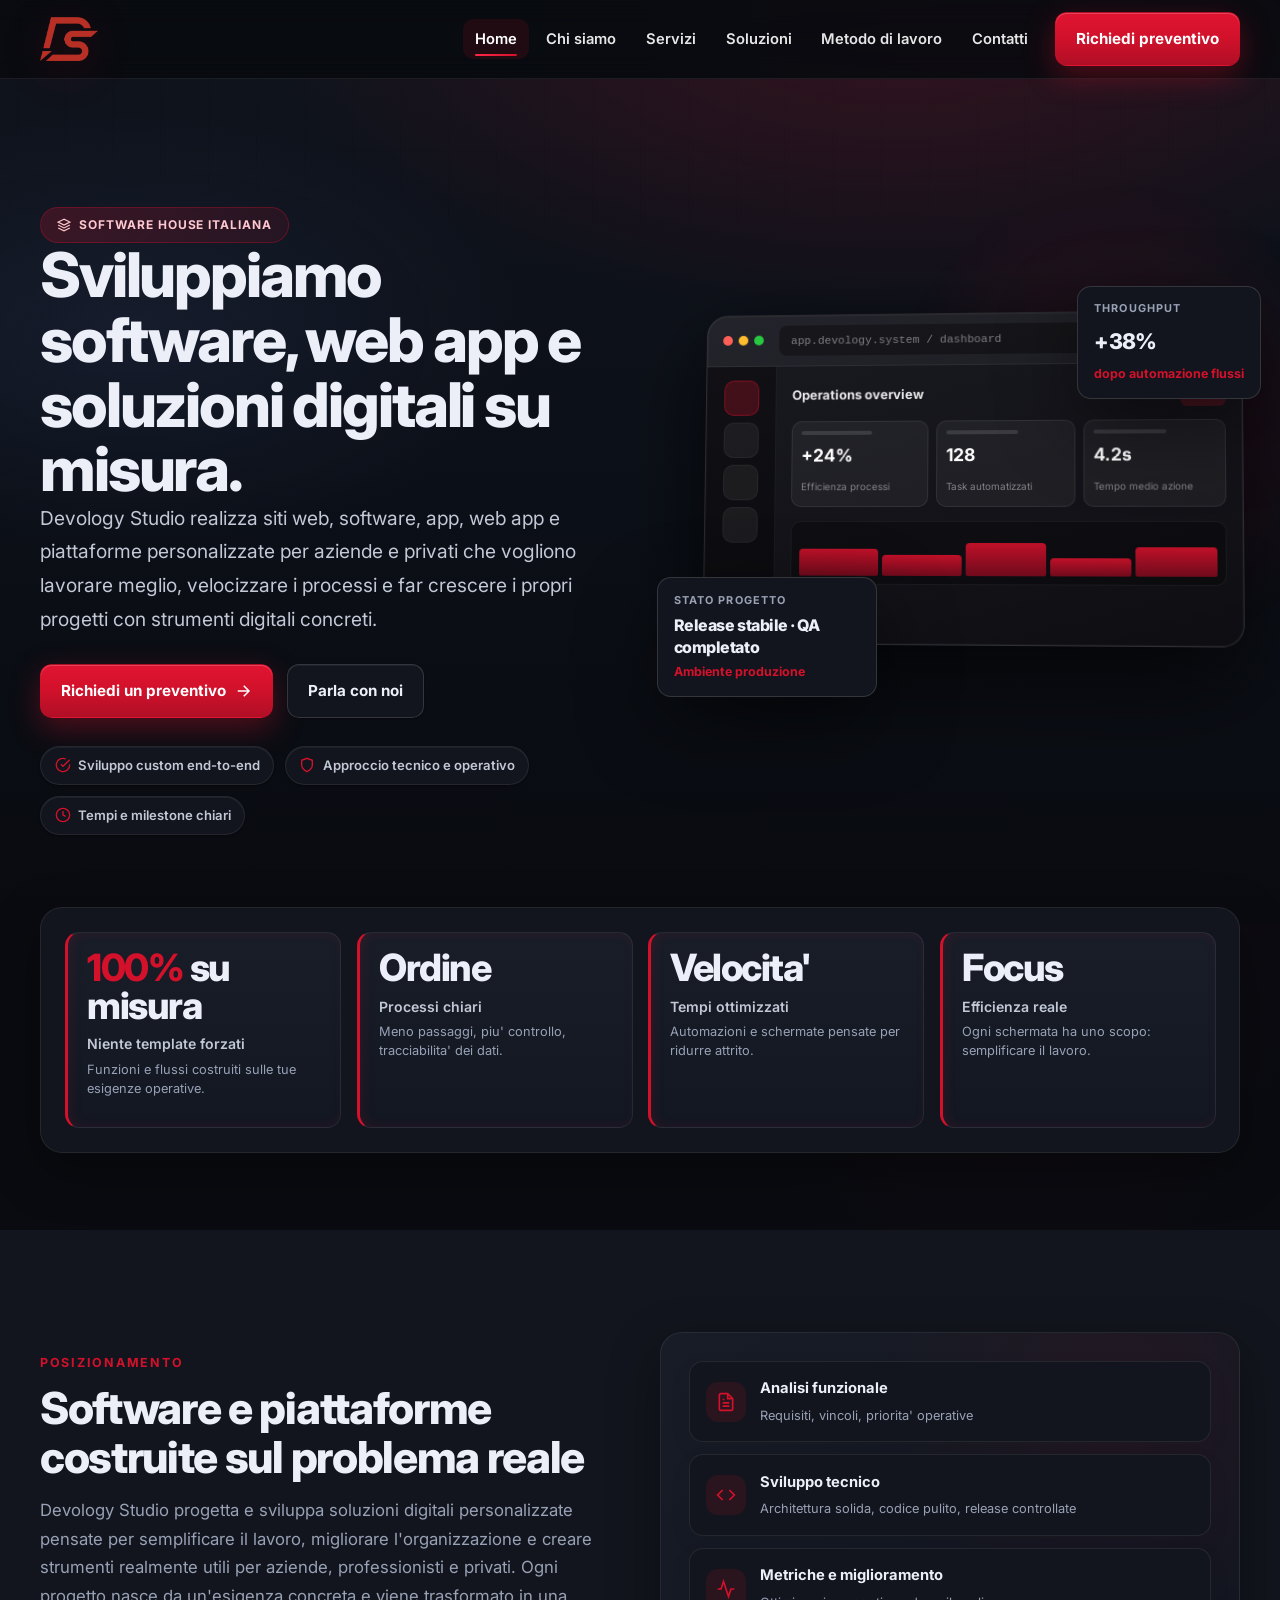
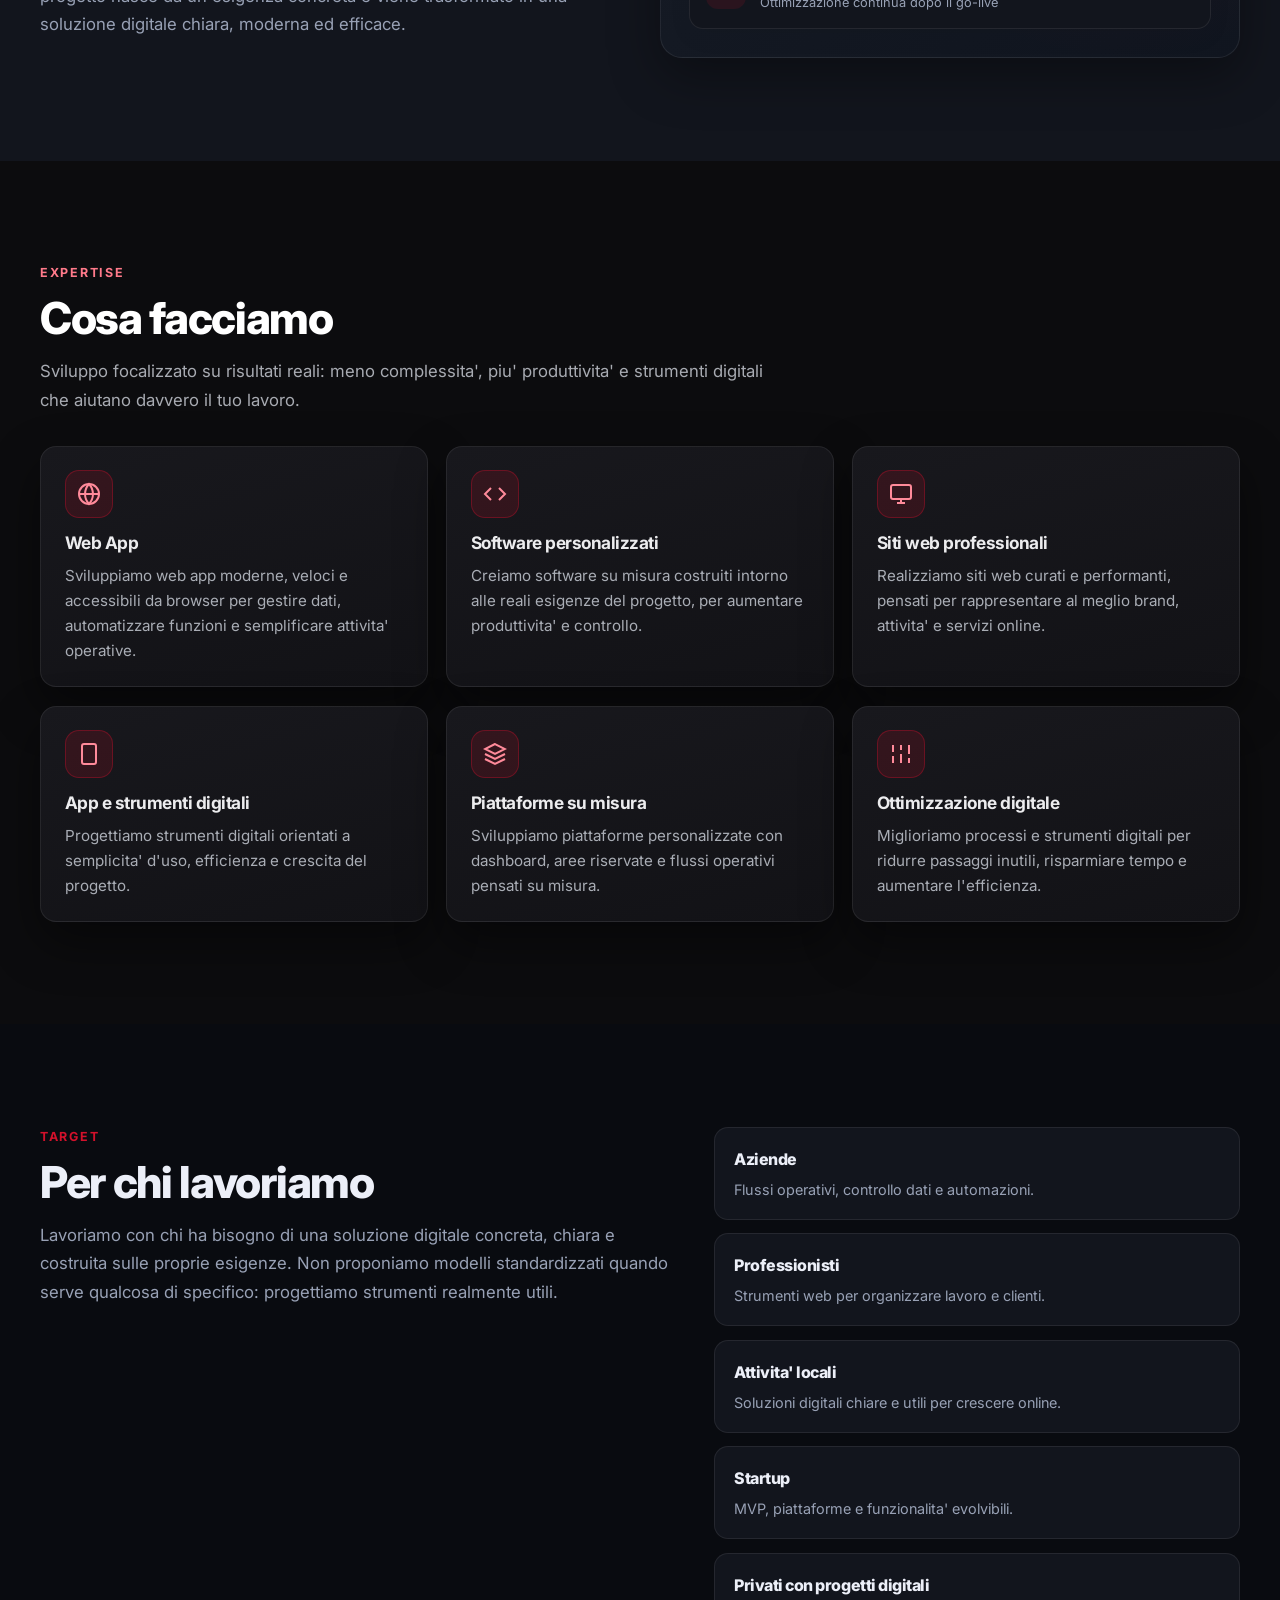
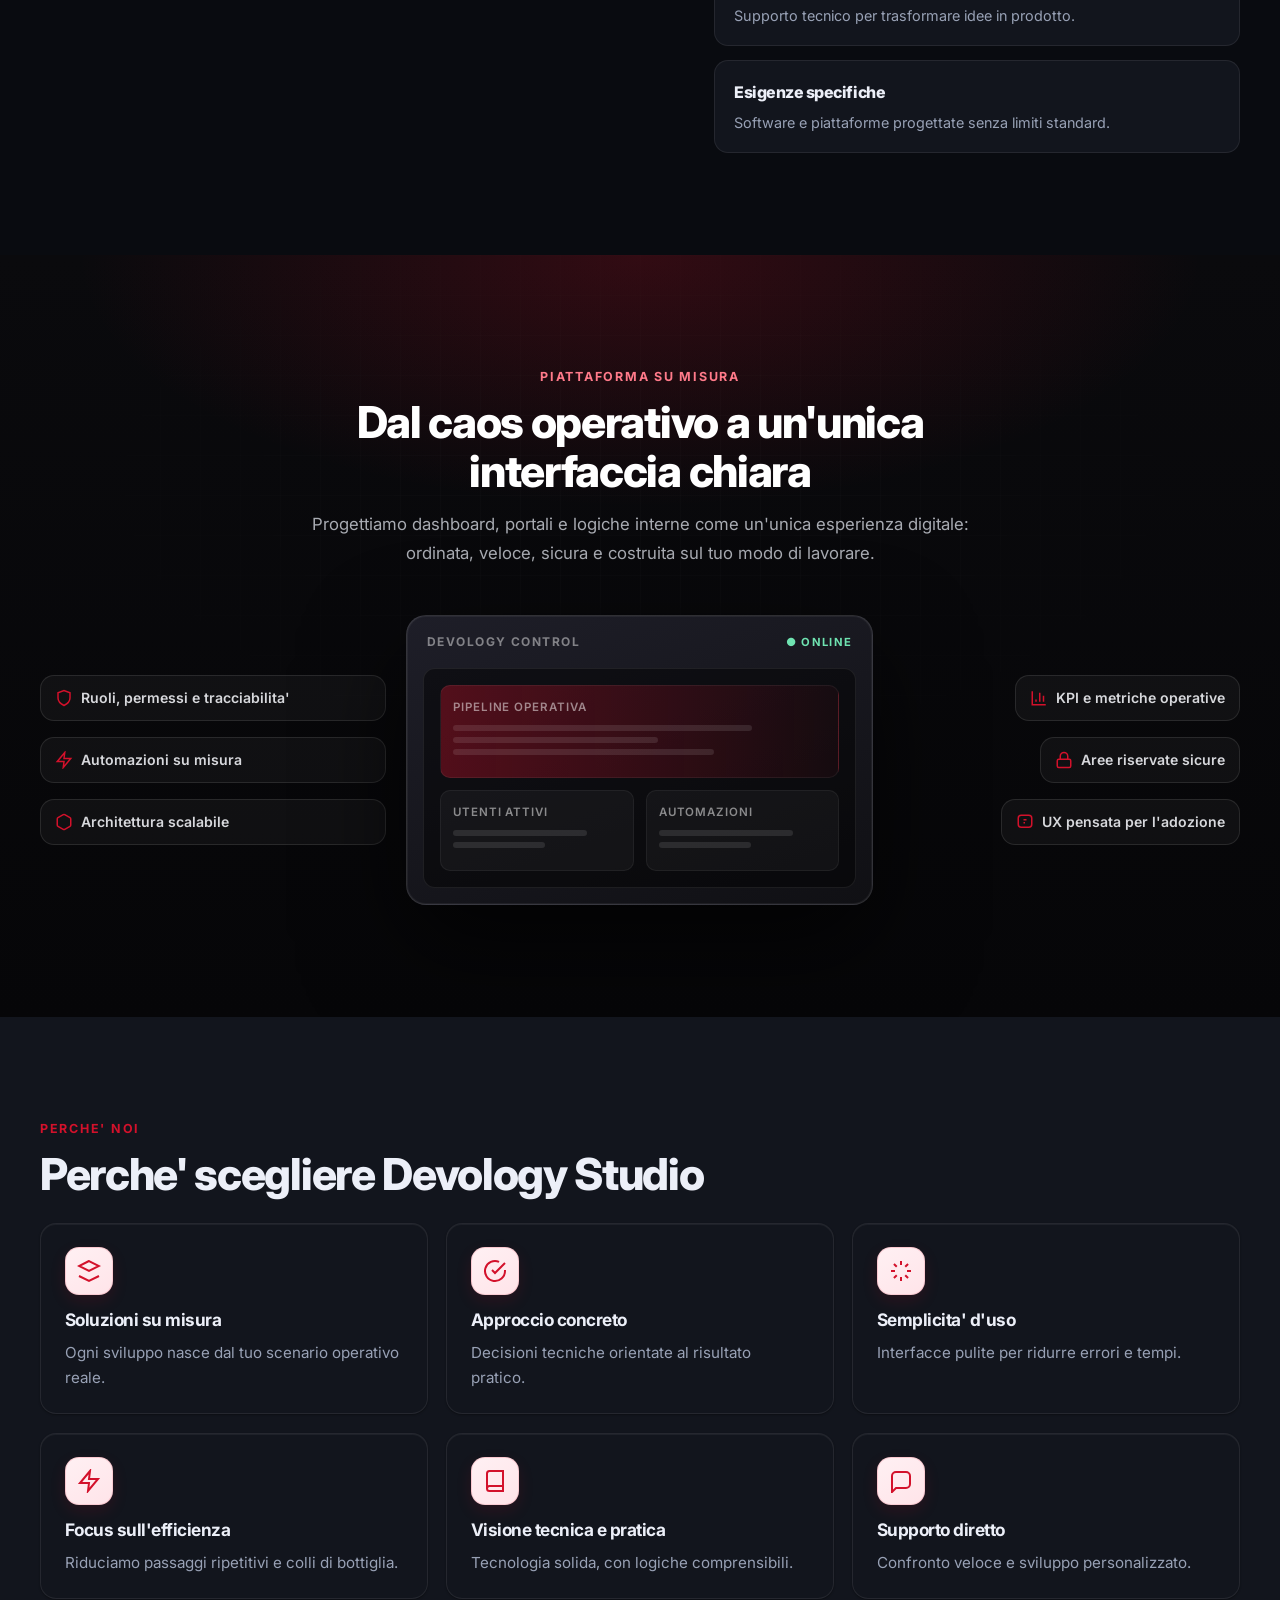
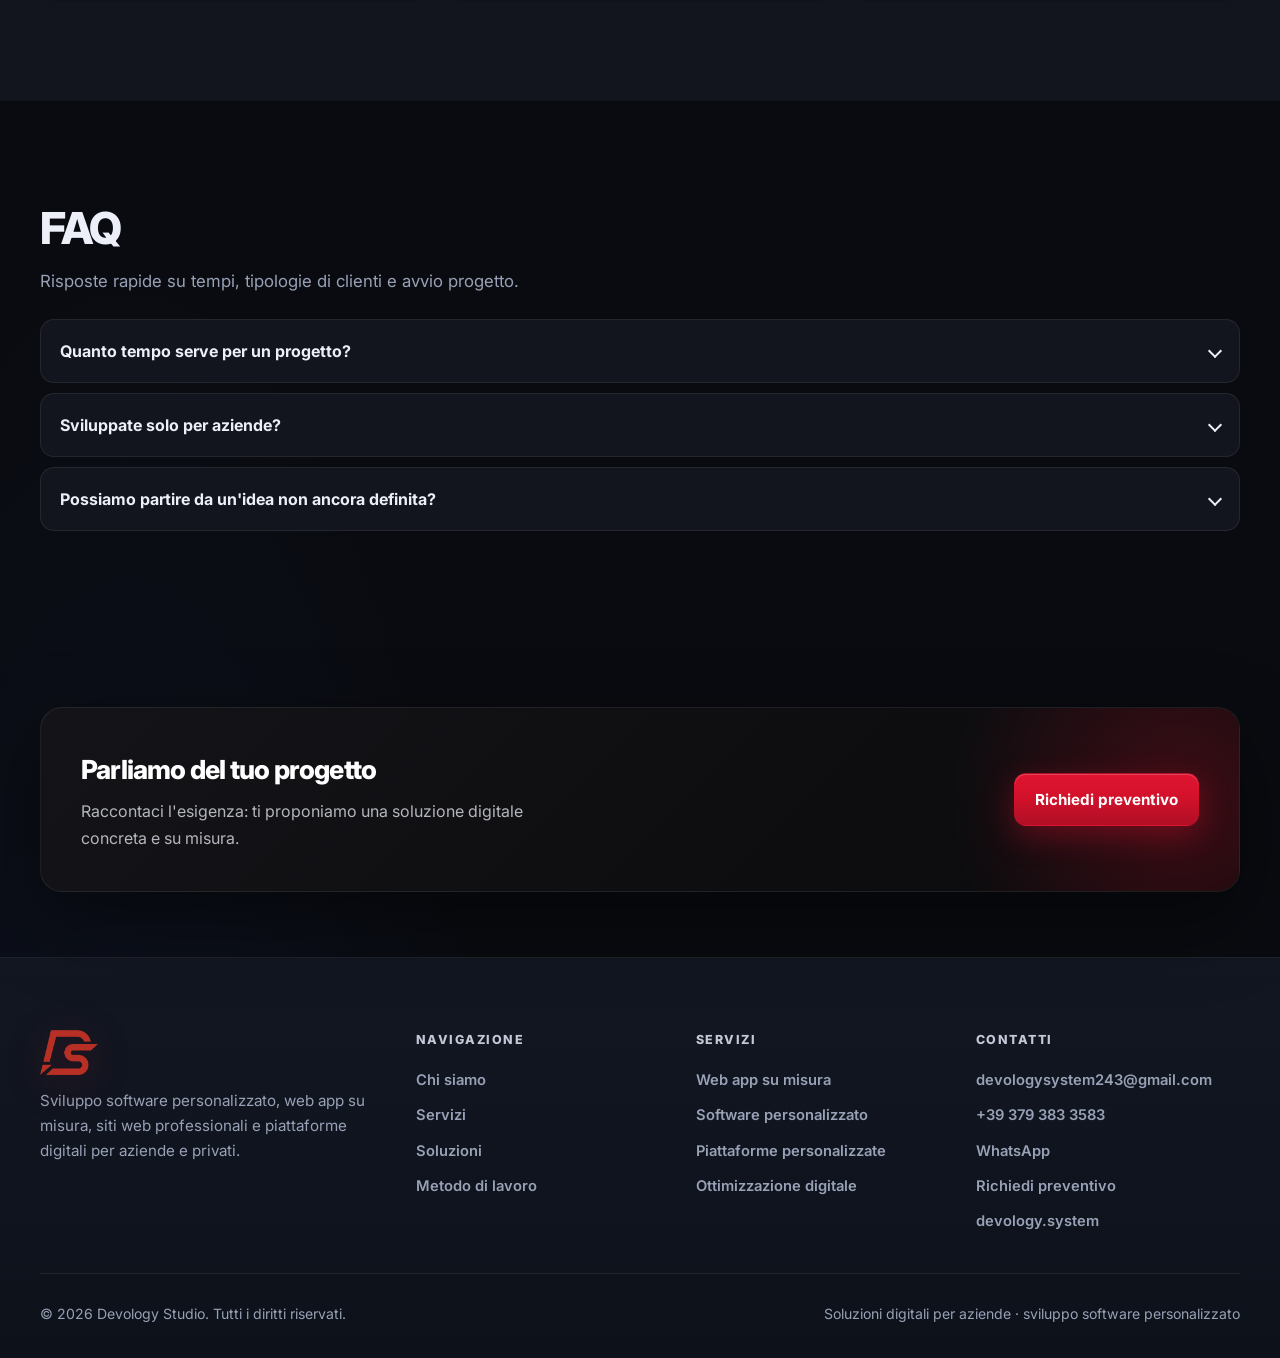
<file: index.html>
<!doctype html>
<html lang="it">
  <head>
    <meta charset="UTF-8" />
    <meta name="viewport" content="width=device-width, initial-scale=1.0" />
    <title>Devology Studio | Sviluppo software personalizzato e web app su misura</title>
    <meta
      name="description"
      content="Devology Studio sviluppa software personalizzato, web app su misura, siti web professionali e piattaforme personalizzate per aziende e privati."
    />
    <link rel="preconnect" href="https://fonts.googleapis.com" />
    <link rel="preconnect" href="https://fonts.gstatic.com" crossorigin />
    <link
      href="https://fonts.googleapis.com/css2?family=Inter:wght@400;500;600;700;800;900&display=swap"
      rel="stylesheet"
    />
    <link rel="stylesheet" href="styles.css" />
  </head>
  <body>
    <header class="site-header">
      <div class="container header-inner">
        <a class="logo" href="index.html">
          <span class="logo-mark" aria-hidden="true">DV</span>
          Devology <span>Studio</span>
        </a>
        <button class="menu-toggle" type="button" data-menu-toggle aria-label="Apri menu">
          <svg viewBox="0 0 24 24" fill="none" stroke="currentColor" stroke-width="2">
            <path d="M3 6h18M3 12h18M3 18h18"></path>
          </svg>
        </button>
        <nav class="main-nav" data-nav>
          <a class="active" href="index.html">Home</a>
          <a href="chi-siamo.html">Chi siamo</a>
          <a href="servizi.html">Servizi</a>
          <a href="soluzioni.html">Soluzioni</a>
          <a href="metodo.html">Metodo di lavoro</a>
          <a href="contatti.html">Contatti</a>
          <a class="btn btn-primary" href="contatti.html">Richiedi preventivo</a>
        </nav>
      </div>
    </header>

    <main>
      <!-- Hero premium -->
      <section class="hero-premium">
        <div class="hero-premium__bg" aria-hidden="true">
          <div class="hero-premium__gradient"></div>
          <div class="hero-premium__grid-pattern"></div>
          <div class="hero-premium__glow"></div>
        </div>
        <div class="container hero-premium__inner">
          <div class="hero-premium__copy" data-reveal>
            <span class="pill">
              <svg viewBox="0 0 24 24" fill="none" stroke="currentColor" stroke-width="2">
                <path d="M12 2L2 7l10 5 10-5-10-5zM2 17l10 5 10-5M2 12l10 5 10-5"></path>
              </svg>
              Software house italiana
            </span>
            <h1 class="display">Sviluppiamo software, web app e soluzioni digitali su misura.</h1>
            <p>
              Devology Studio realizza siti web, software, app, web app e piattaforme personalizzate
              per aziende e privati che vogliono lavorare meglio, velocizzare i processi e far
              crescere i propri progetti con strumenti digitali concreti.
            </p>
            <div class="hero-actions">
              <a class="btn btn-primary" href="contatti.html">
                Richiedi un preventivo
                <svg viewBox="0 0 24 24" fill="none" stroke="currentColor" stroke-width="2">
                  <path d="M5 12h14M13 5l7 7-7 7"></path>
                </svg>
              </a>
              <a class="btn btn-secondary" href="contatti.html">Parla con noi</a>
            </div>
            <div class="trust-badges">
              <span class="trust-badge">
                <svg viewBox="0 0 24 24" fill="none" stroke="currentColor" stroke-width="2">
                  <path d="M22 11.08V12a10 10 0 1 1-5.93-9.14"></path>
                  <path d="M22 4L12 14.01l-3-3"></path>
                </svg>
                Sviluppo custom end-to-end
              </span>
              <span class="trust-badge">
                <svg viewBox="0 0 24 24" fill="none" stroke="currentColor" stroke-width="2">
                  <path d="M12 22s8-4 8-10V5l-8-3-8 3v7c0 6 8 10 8 10z"></path>
                </svg>
                Approccio tecnico e operativo
              </span>
              <span class="trust-badge">
                <svg viewBox="0 0 24 24" fill="none" stroke="currentColor" stroke-width="2">
                  <circle cx="12" cy="12" r="10"></circle>
                  <path d="M12 6v6l4 2"></path>
                </svg>
                Tempi e milestone chiari
              </span>
            </div>
          </div>

          <div class="mockup-showcase" data-reveal>
            <div class="mockup-browser">
              <div class="mockup-browser__chrome">
                <div class="mockup-browser__dots" aria-hidden="true">
                  <span></span><span></span><span></span>
                </div>
                <div class="mockup-browser__url">app.devology.system / dashboard</div>
              </div>
              <div class="mockup-dashboard">
                <div class="mockup-sidebar" aria-hidden="true">
                  <div class="mockup-sidebar__item mockup-sidebar__item--active"></div>
                  <div class="mockup-sidebar__item"></div>
                  <div class="mockup-sidebar__item"></div>
                  <div class="mockup-sidebar__item"></div>
                </div>
                <div class="mockup-main">
                  <div class="mockup-toolbar">
                    <h4>Operations overview</h4>
                    <span class="mockup-pill">Live</span>
                  </div>
                  <div class="mockup-grid-cards">
                    <div class="mockup-mini-card">
                      <span></span>
                      <strong>+24%</strong>
                      <small>Efficienza processi</small>
                    </div>
                    <div class="mockup-mini-card">
                      <span></span>
                      <strong>128</strong>
                      <small>Task automatizzati</small>
                    </div>
                    <div class="mockup-mini-card">
                      <span></span>
                      <strong>4.2s</strong>
                      <small>Tempo medio azione</small>
                    </div>
                  </div>
                  <div class="mockup-chart" aria-hidden="true">
                    <div class="mockup-chart__bar" style="height: 58%"></div>
                    <div class="mockup-chart__bar" style="height: 45%"></div>
                    <div class="mockup-chart__bar" style="height: 72%"></div>
                    <div class="mockup-chart__bar" style="height: 38%"></div>
                    <div class="mockup-chart__bar" style="height: 62%"></div>
                  </div>
                </div>
              </div>
            </div>
            <div class="mockup-float mockup-float--1">
              <div class="mockup-float__label">Throughput</div>
              <div class="mockup-float__value">+38%</div>
              <div class="mockup-float__meta">dopo automazione flussi</div>
            </div>
            <div class="mockup-float mockup-float--2">
              <div class="mockup-float__label">Stato progetto</div>
              <div class="mockup-float__value" style="font-size: 1rem; line-height: 1.35">
                Release stabile · QA completato
              </div>
              <div class="mockup-float__meta">Ambiente produzione</div>
            </div>
          </div>
        </div>
      </section>

      <!-- Impatto / metriche -->
      <div class="impact-strip">
        <div class="container">
          <div class="impact-strip__inner reveal-group" data-stagger>
            <div class="impact-metric" data-reveal>
              <div class="impact-metric__value"><span>100%</span> su misura</div>
              <div class="impact-metric__label">Niente template forzati</div>
              <p class="impact-metric__hint">Funzioni e flussi costruiti sulle tue esigenze operative.</p>
            </div>
            <div class="impact-metric" data-reveal>
              <div class="impact-metric__value">Ordine</div>
              <div class="impact-metric__label">Processi chiari</div>
              <p class="impact-metric__hint">Meno passaggi, piu' controllo, tracciabilita' dei dati.</p>
            </div>
            <div class="impact-metric" data-reveal>
              <div class="impact-metric__value">Velocita'</div>
              <div class="impact-metric__label">Tempi ottimizzati</div>
              <p class="impact-metric__hint">Automazioni e schermate pensate per ridurre attrito.</p>
            </div>
            <div class="impact-metric" data-reveal>
              <div class="impact-metric__value">Focus</div>
              <div class="impact-metric__label">Efficienza reale</div>
              <p class="impact-metric__hint">Ogni schermata ha uno scopo: semplificare il lavoro.</p>
            </div>
          </div>
        </div>
      </div>

      <!-- Editorial: posizionamento -->
      <section class="section section--surface">
        <div class="container editorial-split">
          <div data-reveal>
            <p class="section-kicker">Posizionamento</p>
            <h2 class="section-title">Software e piattaforme costruite sul problema reale</h2>
            <p class="section-lead">
              Devology Studio progetta e sviluppa soluzioni digitali personalizzate pensate per
              semplificare il lavoro, migliorare l'organizzazione e creare strumenti realmente utili
              per aziende, professionisti e privati. Ogni progetto nasce da un'esigenza concreta e
              viene trasformato in una soluzione digitale chiara, moderna ed efficace.
            </p>
          </div>
          <div class="editorial-visual" data-reveal>
            <div class="editorial-stack">
              <div class="stack-card">
                <div class="stack-card__icon">
                  <svg viewBox="0 0 24 24" fill="none" stroke="currentColor" stroke-width="2">
                    <path d="M14 2H6a2 2 0 0 0-2 2v16a2 2 0 0 0 2 2h12a2 2 0 0 0 2-2V8z"></path>
                    <path d="M14 2v6h6M16 13H8M16 17H8M10 9H8"></path>
                  </svg>
                </div>
                <div>
                  <strong>Analisi funzionale</strong>
                  <span>Requisiti, vincoli, priorita' operative</span>
                </div>
              </div>
              <div class="stack-card">
                <div class="stack-card__icon">
                  <svg viewBox="0 0 24 24" fill="none" stroke="currentColor" stroke-width="2">
                    <polyline points="16 18 22 12 16 6"></polyline>
                    <polyline points="8 6 2 12 8 18"></polyline>
                  </svg>
                </div>
                <div>
                  <strong>Sviluppo tecnico</strong>
                  <span>Architettura solida, codice pulito, release controllate</span>
                </div>
              </div>
              <div class="stack-card">
                <div class="stack-card__icon">
                  <svg viewBox="0 0 24 24" fill="none" stroke="currentColor" stroke-width="2">
                    <path d="M22 12h-4l-3 9L9 3l-3 9H2"></path>
                  </svg>
                </div>
                <div>
                  <strong>Metriche e miglioramento</strong>
                  <span>Ottimizzazione continua dopo il go-live</span>
                </div>
              </div>
            </div>
          </div>
        </div>
      </section>

      <!-- Cosa facciamo -->
      <section class="section dark">
        <div class="container">
          <p class="section-kicker" data-reveal>Expertise</p>
          <h2 class="section-title" data-reveal>Cosa facciamo</h2>
          <p class="section-lead" data-reveal>
            Sviluppo focalizzato su risultati reali: meno complessita', piu' produttivita' e
            strumenti digitali che aiutano davvero il tuo lavoro.
          </p>
          <div class="grid-3 reveal-group" data-stagger style="margin-top: 2rem">
            <article class="card" data-reveal>
              <span class="card-icon" aria-hidden="true">
                <svg viewBox="0 0 24 24" fill="none" stroke="currentColor" stroke-width="2">
                  <circle cx="12" cy="12" r="10"></circle>
                  <path d="M2 12h20M12 2a15.3 15.3 0 0 1 4 10 15.3 15.3 0 0 1-4 10 15.3 15.3 0 0 1-4-10 15.3 15.3 0 0 1 4-10z"></path>
                </svg>
              </span>
              <h3>Web App</h3>
              <p>
                Sviluppiamo web app moderne, veloci e accessibili da browser per gestire dati,
                automatizzare funzioni e semplificare attivita' operative.
              </p>
            </article>
            <article class="card" data-reveal>
              <span class="card-icon" aria-hidden="true">
                <svg viewBox="0 0 24 24" fill="none" stroke="currentColor" stroke-width="2">
                  <polyline points="16 18 22 12 16 6"></polyline>
                  <polyline points="8 6 2 12 8 18"></polyline>
                </svg>
              </span>
              <h3>Software personalizzati</h3>
              <p>
                Creiamo software su misura costruiti intorno alle reali esigenze del progetto, per
                aumentare produttivita' e controllo.
              </p>
            </article>
            <article class="card" data-reveal>
              <span class="card-icon" aria-hidden="true">
                <svg viewBox="0 0 24 24" fill="none" stroke="currentColor" stroke-width="2">
                  <rect x="2" y="3" width="20" height="14" rx="2"></rect>
                  <path d="M8 21h8M12 17v4"></path>
                </svg>
              </span>
              <h3>Siti web professionali</h3>
              <p>
                Realizziamo siti web curati e performanti, pensati per rappresentare al meglio
                brand, attivita' e servizi online.
              </p>
            </article>
            <article class="card" data-reveal>
              <span class="card-icon" aria-hidden="true">
                <svg viewBox="0 0 24 24" fill="none" stroke="currentColor" stroke-width="2">
                  <rect x="5" y="2" width="14" height="20" rx="2"></rect>
                  <path d="M12 18h.01"></path>
                </svg>
              </span>
              <h3>App e strumenti digitali</h3>
              <p>
                Progettiamo strumenti digitali orientati a semplicita' d'uso, efficienza e crescita
                del progetto.
              </p>
            </article>
            <article class="card" data-reveal>
              <span class="card-icon" aria-hidden="true">
                <svg viewBox="0 0 24 24" fill="none" stroke="currentColor" stroke-width="2">
                  <path d="M12 2L2 7l10 5 10-5-10-5z"></path>
                  <path d="M2 17l10 5 10-5"></path>
                  <path d="M2 12l10 5 10-5"></path>
                </svg>
              </span>
              <h3>Piattaforme su misura</h3>
              <p>
                Sviluppiamo piattaforme personalizzate con dashboard, aree riservate e flussi
                operativi pensati su misura.
              </p>
            </article>
            <article class="card" data-reveal>
              <span class="card-icon" aria-hidden="true">
                <svg viewBox="0 0 24 24" fill="none" stroke="currentColor" stroke-width="2">
                  <line x1="4" y1="21" x2="4" y2="14"></line>
                  <line x1="4" y1="10" x2="4" y2="3"></line>
                  <line x1="12" y1="21" x2="12" y2="12"></line>
                  <line x1="12" y1="8" x2="12" y2="3"></line>
                  <line x1="20" y1="21" x2="20" y2="16"></line>
                  <line x1="20" y1="12" x2="20" y2="3"></line>
                </svg>
              </span>
              <h3>Ottimizzazione digitale</h3>
              <p>
                Miglioriamo processi e strumenti digitali per ridurre passaggi inutili, risparmiare
                tempo e aumentare l'efficienza.
              </p>
            </article>
          </div>
        </div>
      </section>

      <!-- Per chi: layout asimmetrico -->
      <section class="section">
        <div class="container audience-layout">
          <div class="audience-intro" data-reveal>
            <p class="section-kicker">Target</p>
            <h2 class="section-title">Per chi lavoriamo</h2>
            <p class="section-lead">
              Lavoriamo con chi ha bisogno di una soluzione digitale concreta, chiara e costruita
              sulle proprie esigenze. Non proponiamo modelli standardizzati quando serve qualcosa di
              specifico: progettiamo strumenti realmente utili.
            </p>
          </div>
          <div class="audience-grid reveal-group" data-stagger>
            <article class="audience-card" data-reveal>
              <h3>Aziende</h3>
              <p>Flussi operativi, controllo dati e automazioni.</p>
            </article>
            <article class="audience-card" data-reveal>
              <h3>Professionisti</h3>
              <p>Strumenti web per organizzare lavoro e clienti.</p>
            </article>
            <article class="audience-card" data-reveal>
              <h3>Attivita' locali</h3>
              <p>Soluzioni digitali chiare e utili per crescere online.</p>
            </article>
            <article class="audience-card" data-reveal>
              <h3>Startup</h3>
              <p>MVP, piattaforme e funzionalita' evolvibili.</p>
            </article>
            <article class="audience-card" data-reveal>
              <h3>Privati con progetti digitali</h3>
              <p>Supporto tecnico per trasformare idee in prodotto.</p>
            </article>
            <article class="audience-card" data-reveal>
              <h3>Esigenze specifiche</h3>
              <p>Software e piattaforme progettate senza limiti standard.</p>
            </article>
          </div>
        </div>
      </section>

      <!-- Sezione WOW: prodotto tecnologico -->
      <section class="showcase-product dark">
        <div class="showcase-product__bg" aria-hidden="true"></div>
        <div class="showcase-product__grid" aria-hidden="true"></div>
        <div class="container">
          <div class="showcase-product__head" data-reveal>
            <p class="section-kicker">Piattaforma su misura</p>
            <h2 class="section-title">Dal caos operativo a un'unica interfaccia chiara</h2>
            <p class="section-lead">
              Progettiamo dashboard, portali e logiche interne come un'unica esperienza digitale:
              ordinata, veloce, sicura e costruita sul tuo modo di lavorare.
            </p>
          </div>
          <div class="showcase-layout">
            <div class="showcase-feature" data-reveal>
              <div class="feature-pill">
                <svg viewBox="0 0 24 24" fill="none" stroke="currentColor" stroke-width="2">
                  <path d="M12 22s8-4 8-10V5l-8-3-8 3v7c0 6 8 10 8 10z"></path>
                </svg>
                Ruoli, permessi e tracciabilita'
              </div>
              <div class="feature-pill">
                <svg viewBox="0 0 24 24" fill="none" stroke="currentColor" stroke-width="2">
                  <path d="M13 2L3 14h9l-1 8 10-12h-9l1-8z"></path>
                </svg>
                Automazioni su misura
              </div>
              <div class="feature-pill">
                <svg viewBox="0 0 24 24" fill="none" stroke="currentColor" stroke-width="2">
                  <path d="M21 16V8a2 2 0 0 0-1-1.73l-7-4a2 2 0 0 0-2 0l-7 4A2 2 0 0 0 3 8v8a2 2 0 0 0 1 1.73l7 4a2 2 0 0 0 2 0l7-4A2 2 0 0 0 21 16z"></path>
                </svg>
                Architettura scalabile
              </div>
            </div>
            <div class="showcase-mockup-wrap" data-reveal>
              <div class="showcase-mockup">
                <div class="showcase-mockup__top">
                  <span>Devology Control</span>
                  <span style="color: #6fe3b1; font-size: 0.7rem">● Online</span>
                </div>
                <div class="showcase-mockup__screen">
                  <div class="showcase-cell showcase-cell--wide">
                    <h5>Pipeline operativa</h5>
                    <div class="fake-rows">
                      <span></span><span></span><span></span>
                    </div>
                  </div>
                  <div class="showcase-cell">
                    <h5>Utenti attivi</h5>
                    <div class="fake-rows">
                      <span></span><span></span>
                    </div>
                  </div>
                  <div class="showcase-cell">
                    <h5>Automazioni</h5>
                    <div class="fake-rows">
                      <span></span><span></span>
                    </div>
                  </div>
                </div>
              </div>
            </div>
            <div class="showcase-feature showcase-feature--right" data-reveal>
              <div class="feature-pill">
                <svg viewBox="0 0 24 24" fill="none" stroke="currentColor" stroke-width="2">
                  <path d="M3 3v18h18"></path>
                  <path d="M18 17V9M13 17V5M8 17v-3"></path>
                </svg>
                KPI e metriche operative
              </div>
              <div class="feature-pill">
                <svg viewBox="0 0 24 24" fill="none" stroke="currentColor" stroke-width="2">
                  <rect x="3" y="11" width="18" height="11" rx="2"></rect>
                  <path d="M7 11V7a5 5 0 0 1 10 0v4"></path>
                </svg>
                Aree riservate sicure
              </div>
              <div class="feature-pill">
                <svg viewBox="0 0 24 24" fill="none" stroke="currentColor" stroke-width="2">
                  <path d="M21 15a4 4 0 0 1-4 4H7a4 4 0 0 1-4-4V7a4 4 0 0 1 4-4h10a4 4 0 0 1 4 4v8z"></path>
                  <path d="M10 9h4M10 13h2"></path>
                </svg>
                UX pensata per l'adozione
              </div>
            </div>
          </div>
        </div>
      </section>

      <!-- Perche' Devology -->
      <section class="section section--surface">
        <div class="container">
          <p class="section-kicker" data-reveal>Perche' noi</p>
          <h2 class="section-title" data-reveal>Perche' scegliere Devology Studio</h2>
          <div class="grid-3 reveal-group" data-stagger style="margin-top: 1.5rem">
            <article class="card" data-reveal>
              <span class="card-icon" aria-hidden="true">
                <svg viewBox="0 0 24 24" fill="none" stroke="currentColor" stroke-width="2">
                  <path d="M12 2L2 7l10 5 10-5-10-5z"></path>
                  <path d="M2 17l10 5 10-5"></path>
                </svg>
              </span>
              <h3>Soluzioni su misura</h3>
              <p>Ogni sviluppo nasce dal tuo scenario operativo reale.</p>
            </article>
            <article class="card" data-reveal>
              <span class="card-icon" aria-hidden="true">
                <svg viewBox="0 0 24 24" fill="none" stroke="currentColor" stroke-width="2">
                  <path d="M22 11.08V12a10 10 0 1 1-5.93-9.14"></path>
                  <path d="M22 4L12 14.01l-3-3"></path>
                </svg>
              </span>
              <h3>Approccio concreto</h3>
              <p>Decisioni tecniche orientate al risultato pratico.</p>
            </article>
            <article class="card" data-reveal>
              <span class="card-icon" aria-hidden="true">
                <svg viewBox="0 0 24 24" fill="none" stroke="currentColor" stroke-width="2">
                  <path d="M12 2v4M12 18v4M4.93 4.93l2.83 2.83M16.24 16.24l2.83 2.83M2 12h4M18 12h4M4.93 19.07l2.83-2.83M16.24 7.76l2.83-2.83"></path>
                </svg>
              </span>
              <h3>Semplicita' d'uso</h3>
              <p>Interfacce pulite per ridurre errori e tempi.</p>
            </article>
            <article class="card" data-reveal>
              <span class="card-icon" aria-hidden="true">
                <svg viewBox="0 0 24 24" fill="none" stroke="currentColor" stroke-width="2">
                  <path d="M13 2L3 14h9l-1 8 10-12h-9l1-8z"></path>
                </svg>
              </span>
              <h3>Focus sull'efficienza</h3>
              <p>Riduciamo passaggi ripetitivi e colli di bottiglia.</p>
            </article>
            <article class="card" data-reveal>
              <span class="card-icon" aria-hidden="true">
                <svg viewBox="0 0 24 24" fill="none" stroke="currentColor" stroke-width="2">
                  <path d="M4 19.5A2.5 2.5 0 0 1 6.5 17H20"></path>
                  <path d="M6.5 2H20v20H6.5A2.5 2.5 0 0 1 4 19.5v-15A2.5 2.5 0 0 1 6.5 2z"></path>
                </svg>
              </span>
              <h3>Visione tecnica e pratica</h3>
              <p>Tecnologia solida, con logiche comprensibili.</p>
            </article>
            <article class="card" data-reveal>
              <span class="card-icon" aria-hidden="true">
                <svg viewBox="0 0 24 24" fill="none" stroke="currentColor" stroke-width="2">
                  <path d="M21 15a4 4 0 0 1-4 4H7l-4 4V7a4 4 0 0 1 4-4h10a4 4 0 0 1 4 4v8z"></path>
                </svg>
              </span>
              <h3>Supporto diretto</h3>
              <p>Confronto veloce e sviluppo personalizzato.</p>
            </article>
          </div>
        </div>
      </section>

      <!-- FAQ -->
      <section class="section">
        <div class="container">
          <h2 class="section-title" data-reveal>FAQ</h2>
          <p class="section-lead" data-reveal style="margin-bottom: 1.5rem">
            Risposte rapide su tempi, tipologie di clienti e avvio progetto.
          </p>
          <div data-reveal>
            <div class="faq-item">
              <button class="faq-question" type="button">Quanto tempo serve per un progetto?</button>
              <div class="faq-answer">
                Dipende da obiettivi, complessita' e funzionalita'. Dopo l'analisi iniziale
                definiamo tempi e milestone chiare.
              </div>
            </div>
            <div class="faq-item">
              <button class="faq-question" type="button">Sviluppate solo per aziende?</button>
              <div class="faq-answer">
                No. Lavoriamo con aziende, professionisti, startup, attivita' locali e privati con
                esigenze digitali concrete.
              </div>
            </div>
            <div class="faq-item">
              <button class="faq-question" type="button">Possiamo partire da un'idea non ancora definita?</button>
              <div class="faq-answer">
                Si'. Ti aiutiamo a trasformare l'idea in obiettivi chiari e in una soluzione tecnica
                sostenibile.
              </div>
            </div>
          </div>
        </div>
      </section>

      <!-- CTA finale -->
      <section class="section-sm">
        <div class="container">
          <div class="cta-band" data-reveal>
            <div>
              <h3>Parliamo del tuo progetto</h3>
              <p>
                Raccontaci l'esigenza: ti proponiamo una soluzione digitale concreta e su misura.
              </p>
            </div>
            <a class="btn btn-primary" href="contatti.html">Richiedi preventivo</a>
          </div>
        </div>
      </section>
    </main>

    <footer class="footer">
      <div class="container footer-grid">
        <div class="footer-brand">
          <a class="logo" href="index.html">
            <span class="logo-mark" aria-hidden="true">DV</span>
            Devology <span>Studio</span>
          </a>
          <p>
            Sviluppo software personalizzato, web app su misura, siti web professionali e piattaforme
            digitali per aziende e privati.
          </p>
        </div>
        <div class="footer-col">
          <h4>Navigazione</h4>
          <ul>
            <li><a href="chi-siamo.html">Chi siamo</a></li>
            <li><a href="servizi.html">Servizi</a></li>
            <li><a href="soluzioni.html">Soluzioni</a></li>
            <li><a href="metodo.html">Metodo di lavoro</a></li>
          </ul>
        </div>
        <div class="footer-col">
          <h4>Servizi</h4>
          <ul>
            <li><a href="servizi.html">Web app su misura</a></li>
            <li><a href="servizi.html">Software personalizzato</a></li>
            <li><a href="servizi.html">Piattaforme personalizzate</a></li>
            <li><a href="servizi.html">Ottimizzazione digitale</a></li>
          </ul>
        </div>
        <div class="footer-col">
          <h4>Contatti</h4>
          <ul>
            <li><a href="mailto:devologysystem243@gmail.com">devologysystem243@gmail.com</a></li>
            <li><a href="tel:+393793833583">+39 379 383 3583</a></li>
            <li><a href="https://wa.me/393793833583?text=Ciao%20Devology%20Studio%2C%20vorrei%20informazioni%20sul%20vostro%20servizio." target="_blank" rel="noopener noreferrer">WhatsApp</a></li>
            <li><a href="contatti.html">Richiedi preventivo</a></li>
            <li><a href="https://devology.system" target="_blank" rel="noopener">devology.system</a></li>
          </ul>
        </div>
      </div>
      <div class="container footer-bottom">
        <span>&copy; <span id="year"></span> Devology Studio. Tutti i diritti riservati.</span>
        <span class="muted">Soluzioni digitali per aziende · sviluppo software personalizzato</span>
      </div>
    </footer>

    <script src="script.js"></script>
  </body>
</html>
</file>
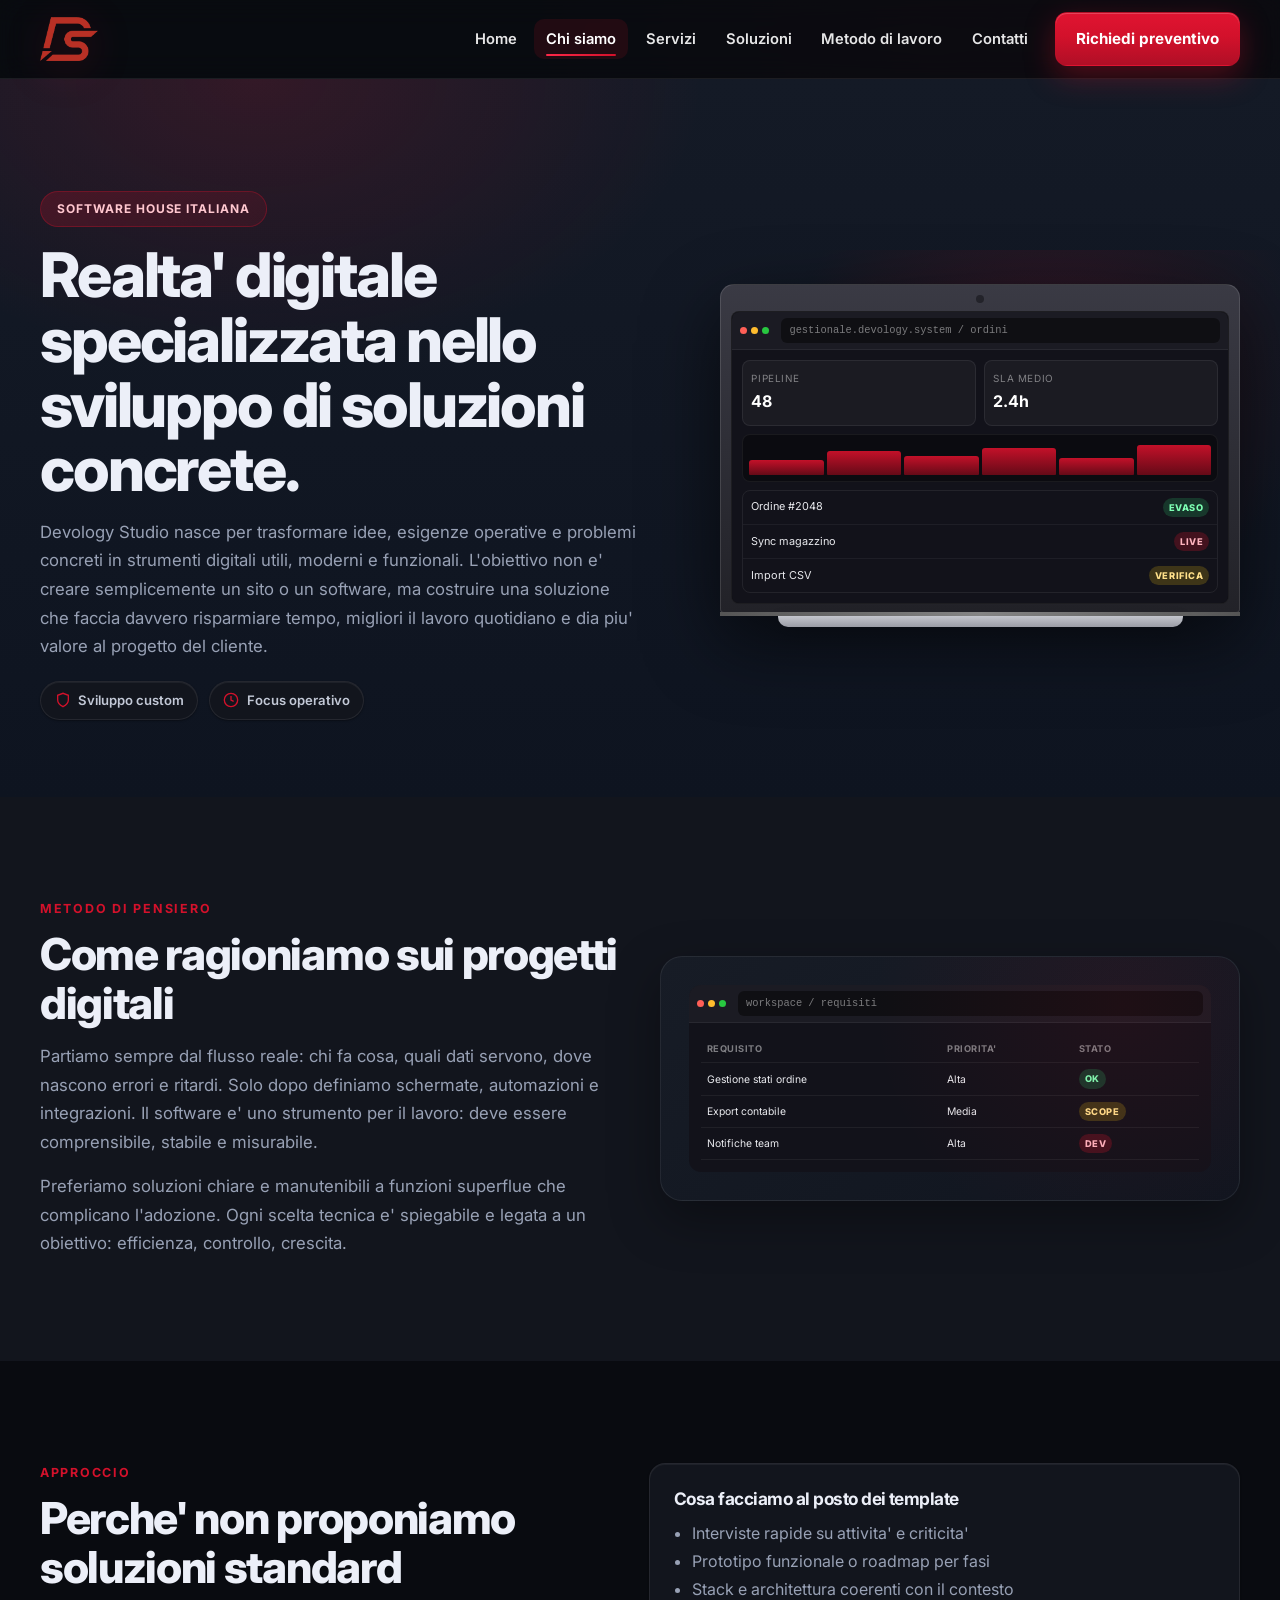
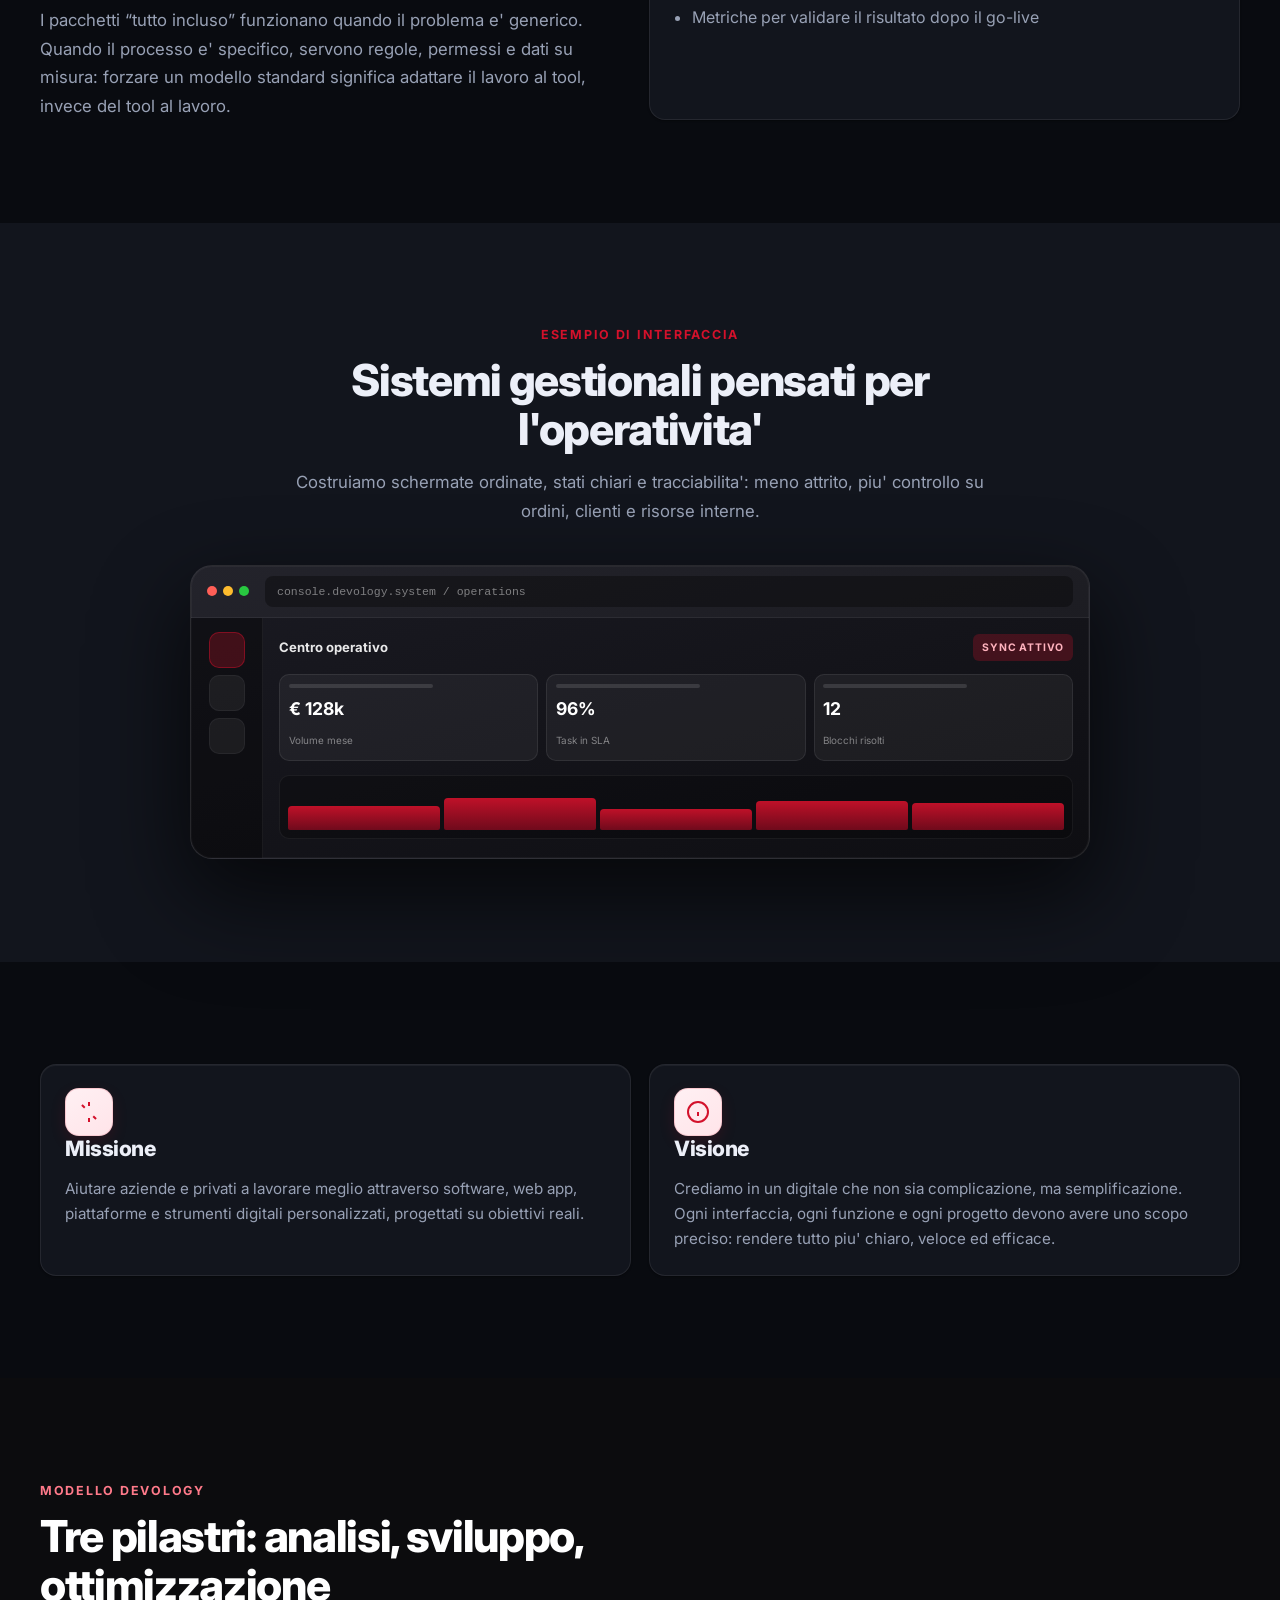
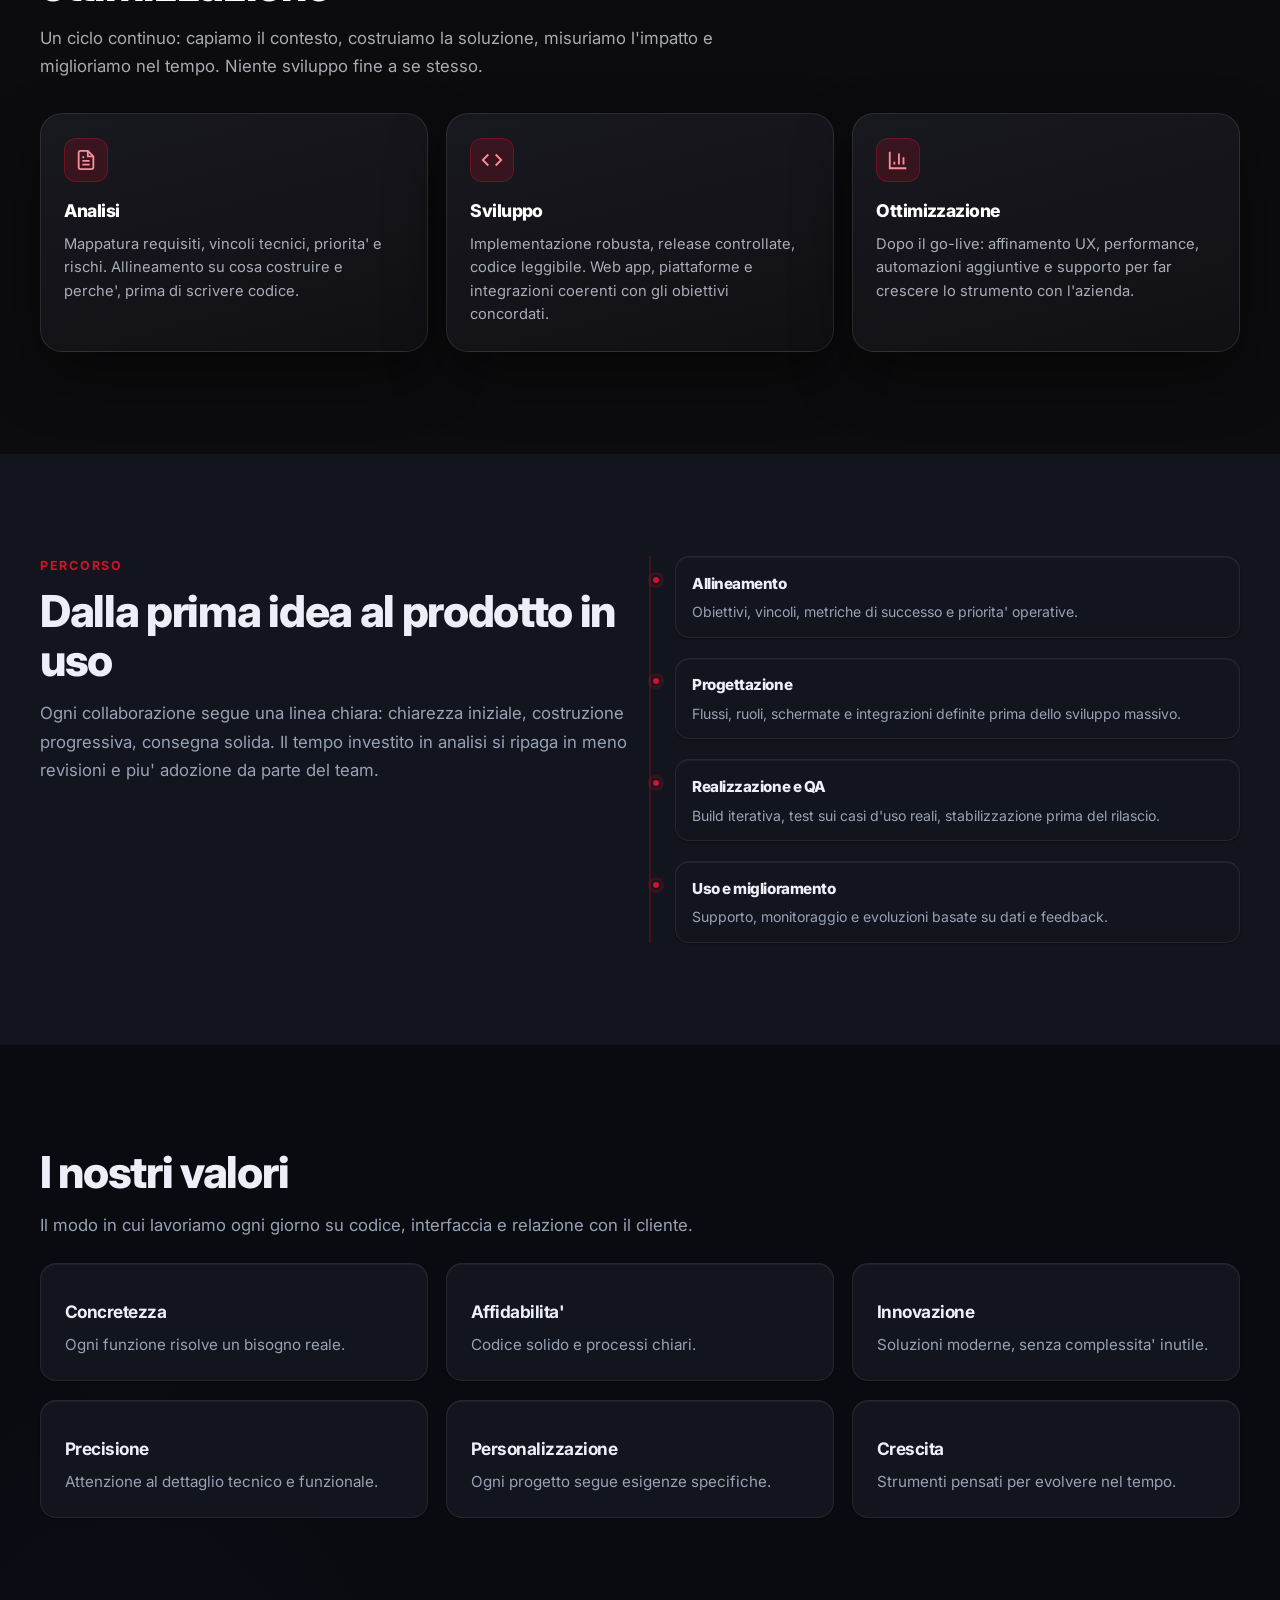
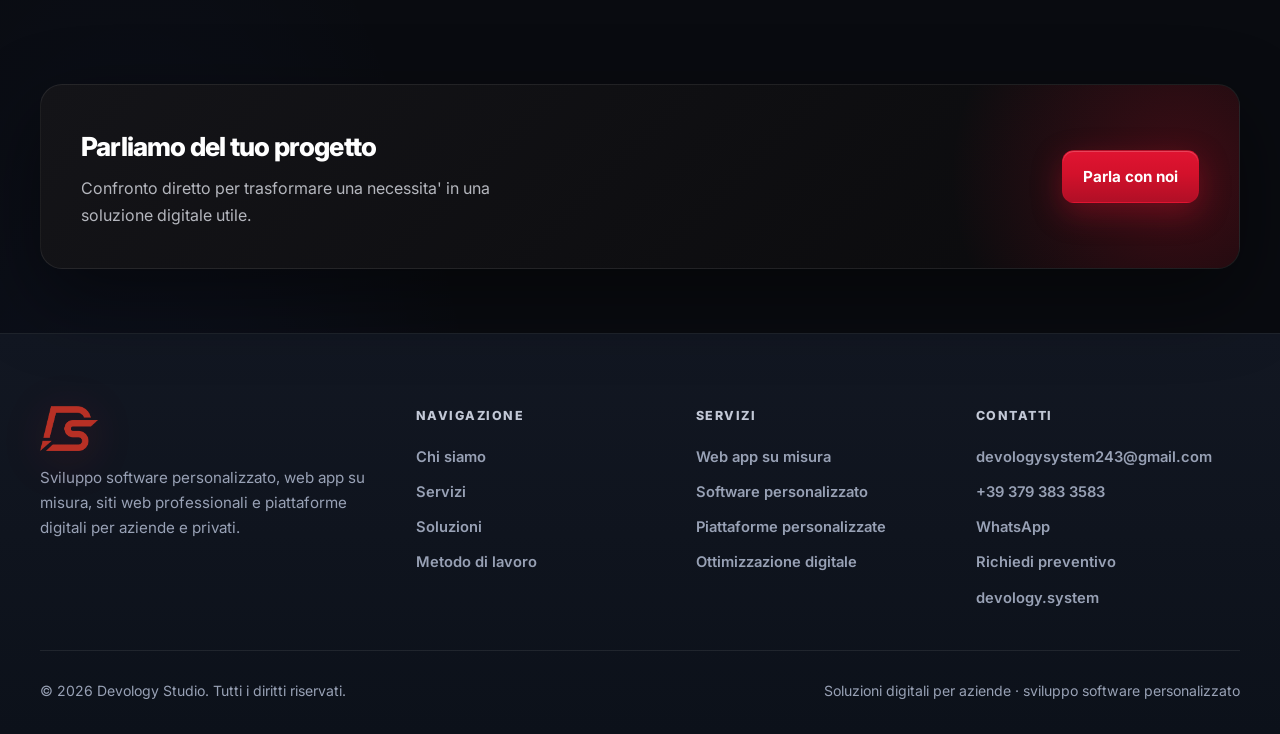
<file: chi-siamo.html>
<!doctype html>
<html lang="it">
  <head>
    <meta charset="UTF-8" />
    <meta name="viewport" content="width=device-width, initial-scale=1.0" />
    <title>Chi siamo | Devology Studio</title>
    <meta
      name="description"
      content="Scopri chi e' Devology Studio: missione, visione e valori nella creazione di software, web app e piattaforme personalizzate."
    />
    <link rel="preconnect" href="https://fonts.googleapis.com" />
    <link rel="preconnect" href="https://fonts.gstatic.com" crossorigin />
    <link
      href="https://fonts.googleapis.com/css2?family=Inter:wght@400;500;600;700;800;900&display=swap"
      rel="stylesheet"
    />
    <link rel="stylesheet" href="styles.css" />
  </head>
  <body>
    <header class="site-header">
      <div class="container header-inner">
        <a class="logo" href="index.html">
          <span class="logo-mark" aria-hidden="true">DV</span>
          Devology <span>Studio</span>
        </a>
        <button class="menu-toggle" type="button" data-menu-toggle aria-label="Apri menu">
          <svg viewBox="0 0 24 24" fill="none" stroke="currentColor" stroke-width="2">
            <path d="M3 6h18M3 12h18M3 18h18"></path>
          </svg>
        </button>
        <nav class="main-nav" data-nav>
          <a href="index.html">Home</a>
          <a class="active" href="chi-siamo.html">Chi siamo</a>
          <a href="servizi.html">Servizi</a>
          <a href="soluzioni.html">Soluzioni</a>
          <a href="metodo.html">Metodo di lavoro</a>
          <a href="contatti.html">Contatti</a>
          <a class="btn btn-primary" href="contatti.html">Richiedi preventivo</a>
        </nav>
      </div>
    </header>

    <main>
      <!-- Hero ricca + visual -->
      <section class="page-hero page-hero--split">
        <div class="container">
          <div data-reveal>
            <span class="pill">Software house italiana</span>
            <h1 class="display" style="margin: 1rem 0">
              Realta' digitale specializzata nello sviluppo di soluzioni concrete.
            </h1>
            <p class="section-lead">
              Devology Studio nasce per trasformare idee, esigenze operative e problemi concreti in
              strumenti digitali utili, moderni e funzionali. L'obiettivo non e' creare semplicemente
              un sito o un software, ma costruire una soluzione che faccia davvero risparmiare tempo,
              migliori il lavoro quotidiano e dia piu' valore al progetto del cliente.
            </p>
            <div class="trust-badges" style="margin-top: 1.25rem">
              <span class="trust-badge">
                <svg viewBox="0 0 24 24" fill="none" stroke="currentColor" stroke-width="2">
                  <path d="M12 22s8-4 8-10V5l-8-3-8 3v7c0 6 8 10 8 10z"></path>
                </svg>
                Sviluppo custom
              </span>
              <span class="trust-badge">
                <svg viewBox="0 0 24 24" fill="none" stroke="currentColor" stroke-width="2">
                  <circle cx="12" cy="12" r="10"></circle>
                  <path d="M12 6v6l4 2"></path>
                </svg>
                Focus operativo
              </span>
            </div>
          </div>
          <div class="page-hero__visual" data-reveal>
            <div class="page-hero__glow" aria-hidden="true"></div>
            <div class="laptop-mockup">
              <div class="laptop-mockup__lid">
                <div class="laptop-mockup__camera" aria-hidden="true"></div>
                <div class="laptop-mockup__screen">
                  <div class="ui-browser">
                    <div class="ui-browser__bar">
                      <div class="ui-browser__dots" aria-hidden="true">
                        <span></span><span></span><span></span>
                      </div>
                      <div class="ui-browser__url">gestionale.devology.system / ordini</div>
                    </div>
                    <div class="ui-browser__body">
                      <div class="ui-browser__grid-2">
                        <div class="ui-stat">
                          <span>Pipeline</span>
                          <strong>48</strong>
                        </div>
                        <div class="ui-stat">
                          <span>SLA medio</span>
                          <strong>2.4h</strong>
                        </div>
                      </div>
                      <div class="ui-line-chart" aria-hidden="true">
                        <div class="ui-line-chart__bar" style="height: 42%"></div>
                        <div class="ui-line-chart__bar" style="height: 68%"></div>
                        <div class="ui-line-chart__bar" style="height: 55%"></div>
                        <div class="ui-line-chart__bar" style="height: 78%"></div>
                        <div class="ui-line-chart__bar" style="height: 50%"></div>
                        <div class="ui-line-chart__bar" style="height: 88%"></div>
                      </div>
                      <div class="ui-activity">
                        <div class="ui-activity__row">
                          <span>Ordine #2048</span>
                          <span class="ui-badge ui-badge--ok">Evaso</span>
                        </div>
                        <div class="ui-activity__row">
                          <span>Sync magazzino</span>
                          <span class="ui-badge ui-badge--live">Live</span>
                        </div>
                        <div class="ui-activity__row">
                          <span>Import CSV</span>
                          <span class="ui-badge ui-badge--warn">Verifica</span>
                        </div>
                      </div>
                    </div>
                  </div>
                </div>
              </div>
              <div class="laptop-mockup__hinge" aria-hidden="true"></div>
              <div class="laptop-mockup__base" aria-hidden="true"></div>
            </div>
          </div>
        </div>
      </section>

      <!-- Come ragioniamo -->
      <section class="section section--surface">
        <div class="container editorial-split">
          <div data-reveal>
            <p class="section-kicker">Metodo di pensiero</p>
            <h2 class="section-title">Come ragioniamo sui progetti digitali</h2>
            <p class="section-lead">
              Partiamo sempre dal flusso reale: chi fa cosa, quali dati servono, dove nascono errori e
              ritardi. Solo dopo definiamo schermate, automazioni e integrazioni. Il software e' uno
              strumento per il lavoro: deve essere comprensibile, stabile e misurabile.
            </p>
            <p class="section-lead" style="margin-top: 1rem">
              Preferiamo soluzioni chiare e manutenibili a funzioni superflue che complicano l'adozione.
              Ogni scelta tecnica e' spiegabile e legata a un obiettivo: efficienza, controllo,
              crescita.
            </p>
          </div>
          <div class="editorial-visual" data-reveal>
            <div class="ui-browser" style="border-radius: 12px; overflow: hidden">
              <div class="ui-browser__bar">
                <div class="ui-browser__dots" aria-hidden="true"><span></span><span></span><span></span></div>
                <div class="ui-browser__url">workspace / requisiti</div>
              </div>
              <div class="ui-browser__body" style="padding: 12px">
                <table class="ui-mini-table">
                  <thead>
                    <tr>
                      <th>Requisito</th>
                      <th>Priorita'</th>
                      <th>Stato</th>
                    </tr>
                  </thead>
                  <tbody>
                    <tr>
                      <td>Gestione stati ordine</td>
                      <td>Alta</td>
                      <td><span class="ui-badge ui-badge--ok">OK</span></td>
                    </tr>
                    <tr>
                      <td>Export contabile</td>
                      <td>Media</td>
                      <td><span class="ui-badge ui-badge--warn">Scope</span></td>
                    </tr>
                    <tr>
                      <td>Notifiche team</td>
                      <td>Alta</td>
                      <td><span class="ui-badge ui-badge--live">Dev</span></td>
                    </tr>
                  </tbody>
                </table>
              </div>
            </div>
          </div>
        </div>
      </section>

      <!-- Perche' non standard -->
      <section class="section">
        <div class="container grid-2">
          <div data-reveal>
            <p class="section-kicker">Approccio</p>
            <h2 class="section-title">Perche' non proponiamo soluzioni standard</h2>
            <p class="section-lead" style="max-width: none">
              I pacchetti “tutto incluso” funzionano quando il problema e' generico. Quando il
              processo e' specifico, servono regole, permessi e dati su misura: forzare un modello
              standard significa adattare il lavoro al tool, invece del tool al lavoro.
            </p>
          </div>
          <div class="card" data-reveal style="padding: 1.5rem">
            <h3 style="margin-top: 0">Cosa facciamo al posto dei template</h3>
            <ul style="margin: 0; padding-left: 1.1rem; color: var(--muted); line-height: 1.75">
              <li>Interviste rapide su attivita' e criticita'</li>
              <li>Prototipo funzionale o roadmap per fasi</li>
              <li>Stack e architettura coerenti con il contesto</li>
              <li>Metriche per validare il risultato dopo il go-live</li>
            </ul>
          </div>
        </div>
      </section>

      <!-- Blocco gestionale full width -->
      <section class="section section--surface">
        <div class="container">
          <div class="section-header-center" data-reveal>
            <p class="section-kicker">Esempio di interfaccia</p>
            <h2 class="section-title">Sistemi gestionali pensati per l'operativita'</h2>
            <p class="section-lead">
              Costruiamo schermate ordinate, stati chiari e tracciabilita': meno attrito, piu' controllo
              su ordini, clienti e risorse interne.
            </p>
          </div>
          <div class="mockup-browser" data-reveal style="max-width: 900px; margin: 0 auto">
            <div class="mockup-browser__chrome">
              <div class="mockup-browser__dots" aria-hidden="true"><span></span><span></span><span></span></div>
              <div class="mockup-browser__url">console.devology.system / operations</div>
            </div>
            <div class="mockup-dashboard" style="min-height: 240px">
              <div class="mockup-sidebar" aria-hidden="true">
                <div class="mockup-sidebar__item mockup-sidebar__item--active"></div>
                <div class="mockup-sidebar__item"></div>
                <div class="mockup-sidebar__item"></div>
              </div>
              <div class="mockup-main">
                <div class="mockup-toolbar">
                  <h4>Centro operativo</h4>
                  <span class="mockup-pill">Sync attivo</span>
                </div>
                <div class="mockup-grid-cards">
                  <div class="mockup-mini-card">
                    <span></span>
                    <strong>€ 128k</strong>
                    <small>Volume mese</small>
                  </div>
                  <div class="mockup-mini-card">
                    <span></span>
                    <strong>96%</strong>
                    <small>Task in SLA</small>
                  </div>
                  <div class="mockup-mini-card">
                    <span></span>
                    <strong>12</strong>
                    <small>Blocchi risolti</small>
                  </div>
                </div>
                <div class="mockup-chart" aria-hidden="true">
                  <div class="mockup-chart__bar" style="height: 52%"></div>
                  <div class="mockup-chart__bar" style="height: 70%"></div>
                  <div class="mockup-chart__bar" style="height: 45%"></div>
                  <div class="mockup-chart__bar" style="height: 62%"></div>
                  <div class="mockup-chart__bar" style="height: 58%"></div>
                </div>
              </div>
            </div>
          </div>
        </div>
      </section>

      <!-- Missione / Visione -->
      <section class="section">
        <div class="container grid-2">
          <article class="card" data-reveal>
            <span class="card-icon" aria-hidden="true">
              <svg viewBox="0 0 24 24" fill="none" stroke="currentColor" stroke-width="2">
                <path d="M12 2v4M12 18v4M4.93 4.93l2.83 2.83M16.24 16.24l2.83 2.83"></path>
              </svg>
            </span>
            <h2>Missione</h2>
            <p>
              Aiutare aziende e privati a lavorare meglio attraverso software, web app, piattaforme e
              strumenti digitali personalizzati, progettati su obiettivi reali.
            </p>
          </article>
          <article class="card" data-reveal>
            <span class="card-icon" aria-hidden="true">
              <svg viewBox="0 0 24 24" fill="none" stroke="currentColor" stroke-width="2">
                <circle cx="12" cy="12" r="10"></circle>
                <path d="M12 16v-4M12 8h.01"></path>
              </svg>
            </span>
            <h2>Visione</h2>
            <p>
              Crediamo in un digitale che non sia complicazione, ma semplificazione. Ogni interfaccia,
              ogni funzione e ogni progetto devono avere uno scopo preciso: rendere tutto piu' chiaro,
              veloce ed efficace.
            </p>
          </article>
        </div>
      </section>

      <!-- 3 pillar dark -->
      <section class="section dark">
        <div class="container">
          <div class="section-header-center" style="text-align: left; margin: 0 0 0">
            <p class="section-kicker">Modello Devology</p>
            <h2 class="section-title">Tre pilastri: analisi, sviluppo, ottimizzazione</h2>
            <p class="section-lead" style="max-width: 70ch">
              Un ciclo continuo: capiamo il contesto, costruiamo la soluzione, misuriamo l'impatto e
              miglioriamo nel tempo. Niente sviluppo fine a se stesso.
            </p>
          </div>
          <div class="pillar-grid reveal-group" data-stagger>
            <article class="pillar-card" data-reveal>
              <div class="pillar-card__icon" aria-hidden="true">
                <svg viewBox="0 0 24 24" fill="none" stroke="currentColor" stroke-width="2">
                  <path d="M14 2H6a2 2 0 0 0-2 2v16a2 2 0 0 0 2 2h12a2 2 0 0 0 2-2V8z"></path>
                  <path d="M14 2v6h6M16 13H8M16 17H8M10 9H8"></path>
                </svg>
              </div>
              <h3>Analisi</h3>
              <p>
                Mappatura requisiti, vincoli tecnici, priorita' e rischi. Allineamento su cosa costruire
                e perche', prima di scrivere codice.
              </p>
            </article>
            <article class="pillar-card" data-reveal>
              <div class="pillar-card__icon" aria-hidden="true">
                <svg viewBox="0 0 24 24" fill="none" stroke="currentColor" stroke-width="2">
                  <polyline points="16 18 22 12 16 6"></polyline>
                  <polyline points="8 6 2 12 8 18"></polyline>
                </svg>
              </div>
              <h3>Sviluppo</h3>
              <p>
                Implementazione robusta, release controllate, codice leggibile. Web app, piattaforme e
                integrazioni coerenti con gli obiettivi concordati.
              </p>
            </article>
            <article class="pillar-card" data-reveal>
              <div class="pillar-card__icon" aria-hidden="true">
                <svg viewBox="0 0 24 24" fill="none" stroke="currentColor" stroke-width="2">
                  <path d="M3 3v18h18"></path>
                  <path d="M18 17V9M13 17V5M8 17v-3"></path>
                </svg>
              </div>
              <h3>Ottimizzazione</h3>
              <p>
                Dopo il go-live: affinamento UX, performance, automazioni aggiuntive e supporto per
                far crescere lo strumento con l'azienda.
              </p>
            </article>
          </div>
        </div>
      </section>

      <!-- Timeline visione -->
      <section class="section section--surface">
        <div class="container grid-2" style="align-items: start">
          <div data-reveal>
            <p class="section-kicker">Percorso</p>
            <h2 class="section-title">Dalla prima idea al prodotto in uso</h2>
            <p class="section-lead">
              Ogni collaborazione segue una linea chiara: chiarezza iniziale, costruzione progressiva,
              consegna solida. Il tempo investito in analisi si ripaga in meno revisioni e piu'
              adozione da parte del team.
            </p>
          </div>
          <div class="vision-timeline" data-reveal>
            <div class="vision-timeline__item">
              <h3>Allineamento</h3>
              <p>Obiettivi, vincoli, metriche di successo e priorita' operative.</p>
            </div>
            <div class="vision-timeline__item">
              <h3>Progettazione</h3>
              <p>Flussi, ruoli, schermate e integrazioni definite prima dello sviluppo massivo.</p>
            </div>
            <div class="vision-timeline__item">
              <h3>Realizzazione e QA</h3>
              <p>Build iterativa, test sui casi d'uso reali, stabilizzazione prima del rilascio.</p>
            </div>
            <div class="vision-timeline__item">
              <h3>Uso e miglioramento</h3>
              <p>Supporto, monitoraggio e evoluzioni basate su dati e feedback.</p>
            </div>
          </div>
        </div>
      </section>

      <!-- Valori -->
      <section class="section">
        <div class="container">
          <h2 class="section-title" data-reveal>I nostri valori</h2>
          <p class="section-lead" data-reveal>
            Il modo in cui lavoriamo ogni giorno su codice, interfaccia e relazione con il cliente.
          </p>
          <div class="grid-3 reveal-group" data-stagger style="margin-top: 1.5rem">
            <article class="card" data-reveal><h3>Concretezza</h3><p>Ogni funzione risolve un bisogno reale.</p></article>
            <article class="card" data-reveal><h3>Affidabilita'</h3><p>Codice solido e processi chiari.</p></article>
            <article class="card" data-reveal><h3>Innovazione</h3><p>Soluzioni moderne, senza complessita' inutile.</p></article>
            <article class="card" data-reveal><h3>Precisione</h3><p>Attenzione al dettaglio tecnico e funzionale.</p></article>
            <article class="card" data-reveal><h3>Personalizzazione</h3><p>Ogni progetto segue esigenze specifiche.</p></article>
            <article class="card" data-reveal><h3>Crescita</h3><p>Strumenti pensati per evolvere nel tempo.</p></article>
          </div>
        </div>
      </section>

      <section class="section-sm">
        <div class="container">
          <div class="cta-band" data-reveal>
            <div>
              <h3>Parliamo del tuo progetto</h3>
              <p>Confronto diretto per trasformare una necessita' in una soluzione digitale utile.</p>
            </div>
            <a class="btn btn-primary" href="contatti.html">Parla con noi</a>
          </div>
        </div>
      </section>
    </main>

    <footer class="footer">
      <div class="container footer-grid">
        <div class="footer-brand">
          <a class="logo" href="index.html">
            <span class="logo-mark" aria-hidden="true">DV</span>
            Devology <span>Studio</span>
          </a>
          <p>
            Sviluppo software personalizzato, web app su misura, siti web professionali e piattaforme
            digitali per aziende e privati.
          </p>
        </div>
        <div class="footer-col">
          <h4>Navigazione</h4>
          <ul>
            <li><a href="chi-siamo.html">Chi siamo</a></li>
            <li><a href="servizi.html">Servizi</a></li>
            <li><a href="soluzioni.html">Soluzioni</a></li>
            <li><a href="metodo.html">Metodo di lavoro</a></li>
          </ul>
        </div>
        <div class="footer-col">
          <h4>Servizi</h4>
          <ul>
            <li><a href="servizi.html">Web app su misura</a></li>
            <li><a href="servizi.html">Software personalizzato</a></li>
            <li><a href="servizi.html">Piattaforme personalizzate</a></li>
            <li><a href="servizi.html">Ottimizzazione digitale</a></li>
          </ul>
        </div>
        <div class="footer-col">
          <h4>Contatti</h4>
          <ul>
            <li><a href="mailto:devologysystem243@gmail.com">devologysystem243@gmail.com</a></li>
            <li><a href="tel:+393793833583">+39 379 383 3583</a></li>
            <li><a href="https://wa.me/393793833583?text=Ciao%20Devology%20Studio%2C%20vorrei%20informazioni%20sul%20vostro%20servizio." target="_blank" rel="noopener noreferrer">WhatsApp</a></li>
            <li><a href="contatti.html">Richiedi preventivo</a></li>
            <li><a href="https://devology.system" target="_blank" rel="noopener">devology.system</a></li>
          </ul>
        </div>
      </div>
      <div class="container footer-bottom">
        <span>&copy; <span id="year"></span> Devology Studio. Tutti i diritti riservati.</span>
        <span class="muted">Soluzioni digitali per aziende · sviluppo software personalizzato</span>
      </div>
    </footer>
    <script src="script.js"></script>
  </body>
</html>
</file>
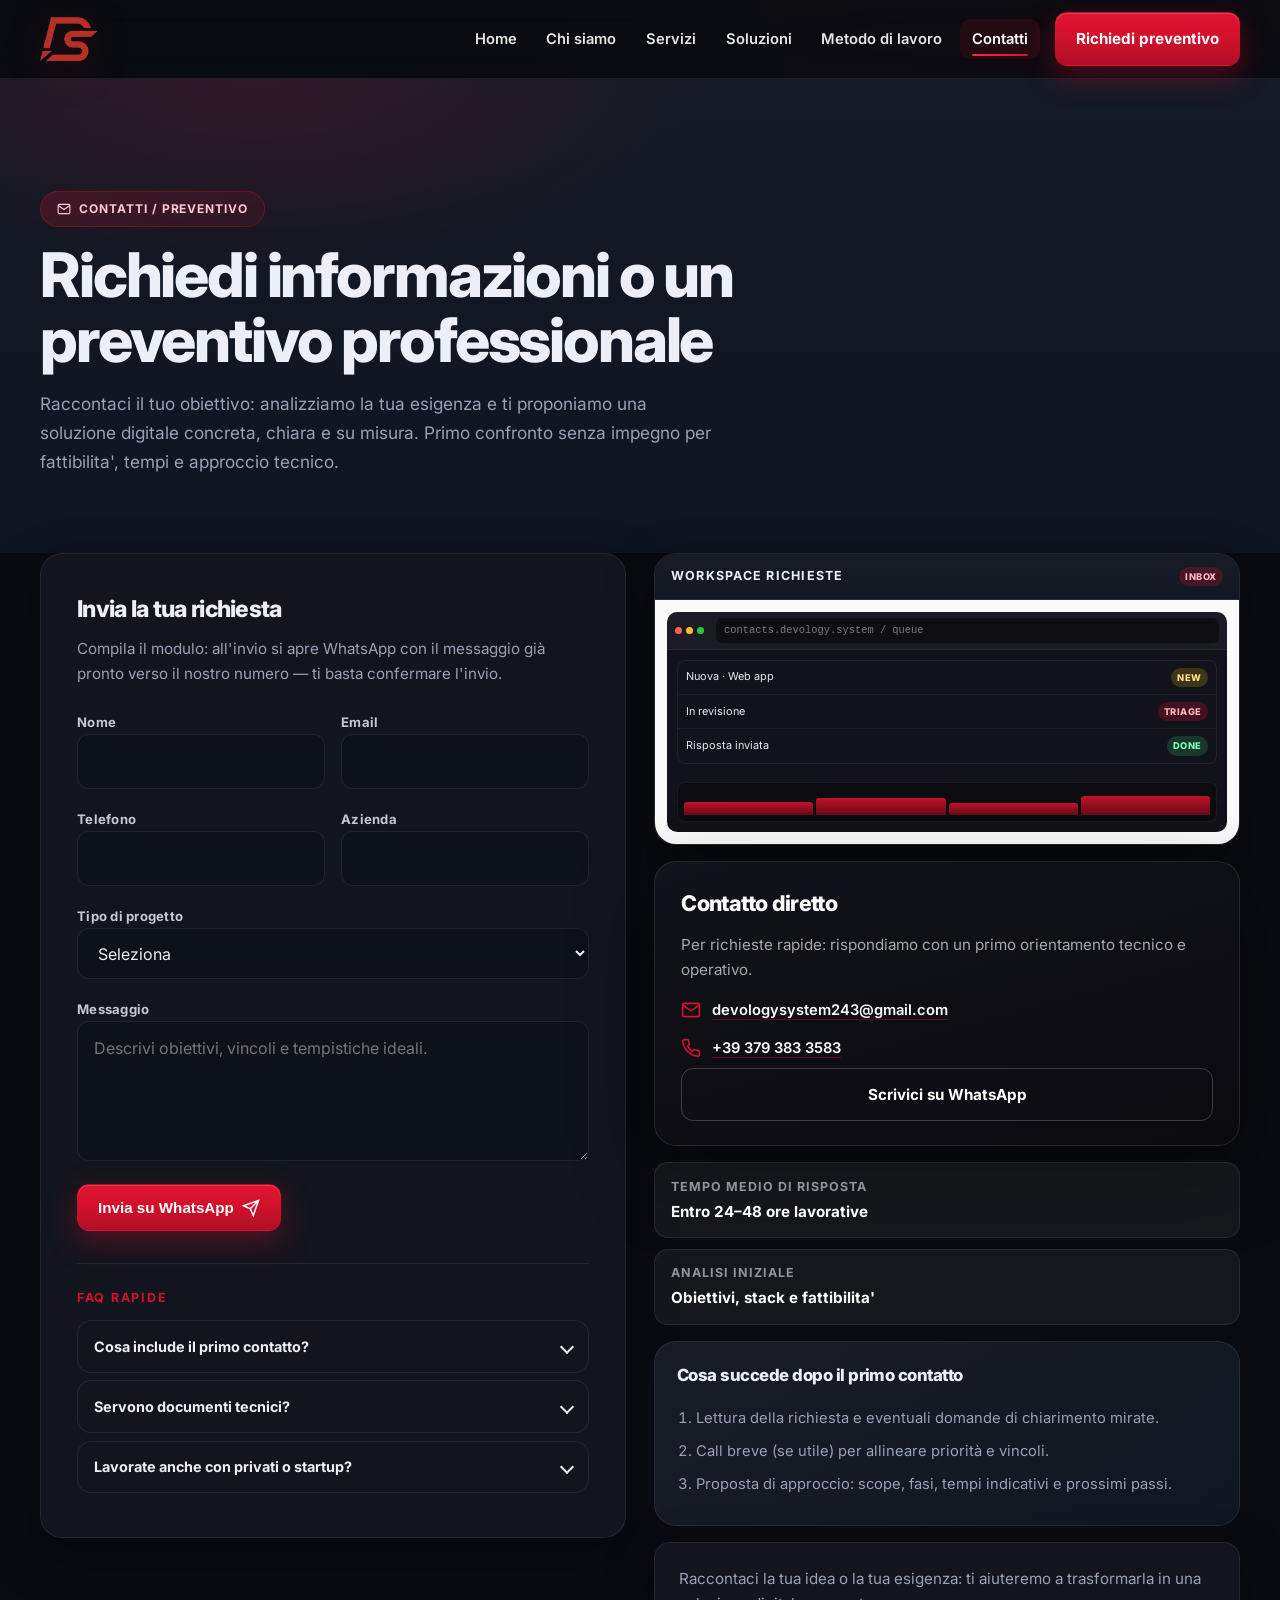
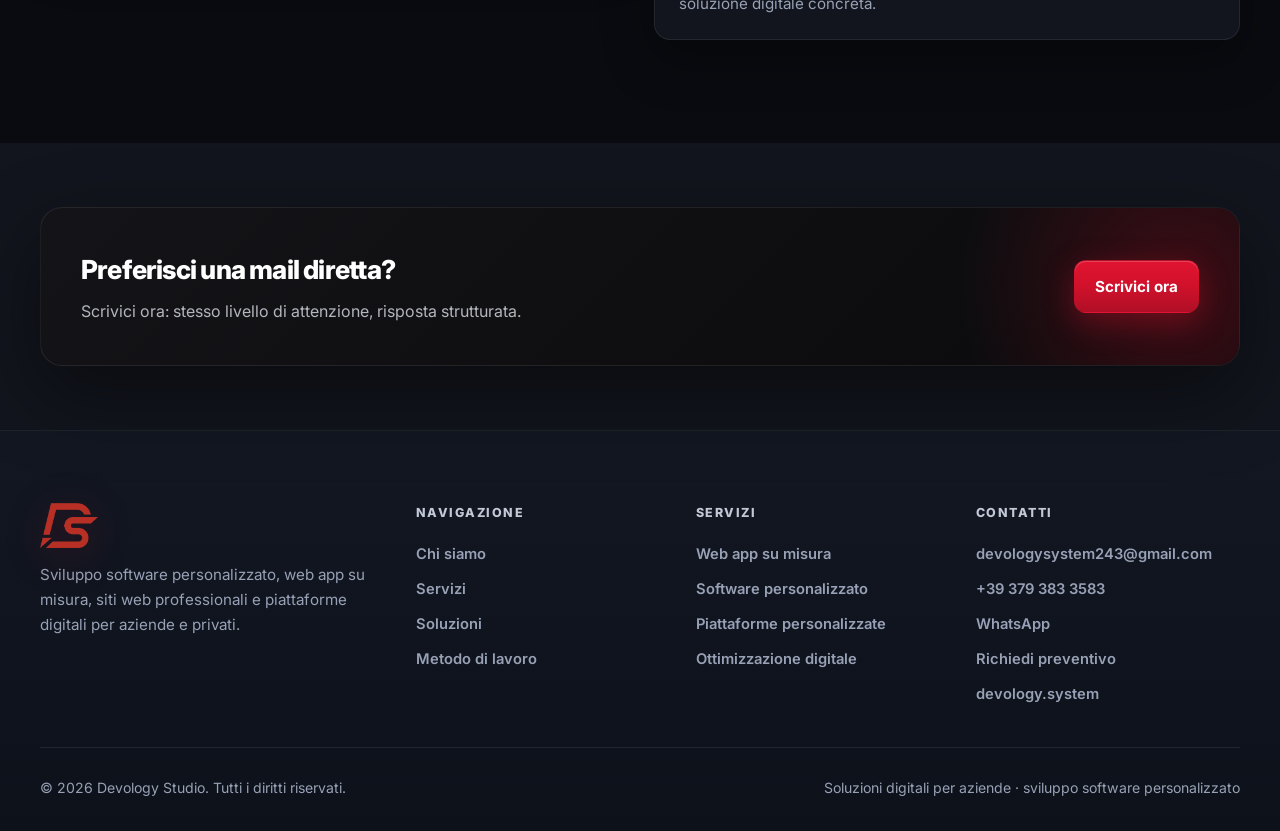
<file: contatti.html>
<!doctype html>
<html lang="it">
  <head>
    <meta charset="UTF-8" />
    <meta name="viewport" content="width=device-width, initial-scale=1.0" />
    <title>Contatti e preventivo | Devology Studio</title>
    <meta
      name="description"
      content="Contatta Devology Studio per richiedere un preventivo su sviluppo software personalizzato, web app su misura, siti web e piattaforme digitali."
    />
    <link rel="preconnect" href="https://fonts.googleapis.com" />
    <link rel="preconnect" href="https://fonts.gstatic.com" crossorigin />
    <link
      href="https://fonts.googleapis.com/css2?family=Inter:wght@400;500;600;700;800;900&display=swap"
      rel="stylesheet"
    />
    <link rel="stylesheet" href="styles.css" />
  </head>
  <body>
    <header class="site-header">
      <div class="container header-inner">
        <a class="logo" href="index.html">
          <span class="logo-mark" aria-hidden="true">DV</span>
          Devology <span>Studio</span>
        </a>
        <button class="menu-toggle" type="button" data-menu-toggle aria-label="Apri menu">
          <svg viewBox="0 0 24 24" fill="none" stroke="currentColor" stroke-width="2">
            <path d="M3 6h18M3 12h18M3 18h18"></path>
          </svg>
        </button>
        <nav class="main-nav" data-nav>
          <a href="index.html">Home</a>
          <a href="chi-siamo.html">Chi siamo</a>
          <a href="servizi.html">Servizi</a>
          <a href="soluzioni.html">Soluzioni</a>
          <a href="metodo.html">Metodo di lavoro</a>
          <a class="active" href="contatti.html">Contatti</a>
          <a class="btn btn-primary" href="contatti.html">Richiedi preventivo</a>
        </nav>
      </div>
    </header>

    <main>
      <section class="page-hero contact-hero page-hero--split">
        <div class="container" style="display: grid; grid-template-columns: 1fr; gap: 0">
          <div data-reveal style="max-width: 800px">
            <span class="pill">
              <svg viewBox="0 0 24 24" fill="none" stroke="currentColor" stroke-width="2">
                <path d="M4 4h16c1.1 0 2 .9 2 2v12c0 1.1-.9 2-2 2H4c-1.1 0-2-.9-2-2V6c0-1.1.9-2 2-2z"></path>
                <path d="M22 6l-10 7L2 6"></path>
              </svg>
              Contatti / Preventivo
            </span>
            <h1 class="display" style="margin: 1rem 0">
              Richiedi informazioni o un preventivo professionale
            </h1>
            <p class="section-lead" style="max-width: 62ch; font-size: 1.08rem">
              Raccontaci il tuo obiettivo: analizziamo la tua esigenza e ti proponiamo una soluzione
              digitale concreta, chiara e su misura. Primo confronto senza impegno per fattibilita',
              tempi e approccio tecnico.
            </p>
          </div>
        </div>
      </section>

      <section class="section" style="padding-top: 0">
        <div class="container">
          <div class="grid-2" style="align-items: start; gap: 1.75rem">
            <div class="form-panel" data-reveal>
              <div class="form-panel__head">
                <h2>Invia la tua richiesta</h2>
                <p>
                  Compila il modulo: all'invio si apre WhatsApp con il messaggio già pronto verso il nostro
                  numero — ti basta confermare l'invio.
                </p>
              </div>
              <form id="contact-form" action="#" method="post" data-whatsapp-form>
                <div class="form-row-2">
                  <div>
                    <label for="nome">Nome</label>
                    <input id="nome" name="nome" type="text" required autocomplete="name" />
                  </div>
                  <div>
                    <label for="email">Email</label>
                    <input id="email" name="email" type="email" required autocomplete="email" />
                  </div>
                </div>
                <div class="form-row-2">
                  <div>
                    <label for="telefono">Telefono</label>
                    <input id="telefono" name="telefono" type="tel" autocomplete="tel" />
                  </div>
                  <div>
                    <label for="azienda">Azienda</label>
                    <input id="azienda" name="azienda" type="text" autocomplete="organization" />
                  </div>
                </div>
                <div>
                  <label for="tipo-progetto">Tipo di progetto</label>
                  <select id="tipo-progetto" name="tipo-progetto">
                    <option value="">Seleziona</option>
                    <option>Web app su misura</option>
                    <option>Software personalizzato</option>
                    <option>Sito web professionale</option>
                    <option>Piattaforma personalizzata</option>
                    <option>Ottimizzazione strumenti digitali</option>
                  </select>
                </div>
                <div>
                  <label for="messaggio">Messaggio</label>
                  <textarea id="messaggio" name="messaggio" required placeholder="Descrivi obiettivi, vincoli e tempistiche ideali."></textarea>
                </div>
                <button class="btn btn-primary" type="submit" style="width: fit-content">
                  Invia su WhatsApp
                  <svg viewBox="0 0 24 24" fill="none" stroke="currentColor" stroke-width="2">
                    <path d="M22 2L11 13M22 2l-7 20-4-9-9-4 20-7z"></path>
                  </svg>
                </button>
              </form>

              <div class="faq-compact" style="margin-top: 2rem; padding-top: 1.5rem; border-top: 1px solid var(--border)">
                <p class="section-kicker" style="margin-bottom: 0.75rem">FAQ rapide</p>
                <div class="faq-item">
                  <button class="faq-question" type="button">Cosa include il primo contatto?</button>
                  <div class="faq-answer">
                    Un orientamento su fattibilita', ordine di grandezza tempi/costi e prossimi passi —
                    senza impegno.
                  </div>
                </div>
                <div class="faq-item">
                  <button class="faq-question" type="button">Servono documenti tecnici?</button>
                  <div class="faq-answer">
                    No. Basta descrivere il problema; in caso integreremo con analisi mirate in call.
                  </div>
                </div>
                <div class="faq-item">
                  <button class="faq-question" type="button">Lavorate anche con privati o startup?</button>
                  <div class="faq-answer">
                    Si', con progetti chiari e obiettivi definiti — anche in fasi successive.
                  </div>
                </div>
              </div>
            </div>

            <div class="contact-workspace" data-reveal>
              <div class="workspace-panel">
                <div class="workspace-panel__head">
                  <strong>Workspace richieste</strong>
                  <span class="ui-badge ui-badge--live">Inbox</span>
                </div>
                <div style="padding: 12px; background: #fafafa">
                  <div class="ui-browser" style="border-radius: 10px; overflow: hidden">
                    <div class="ui-browser__bar">
                      <div class="ui-browser__dots" aria-hidden="true"><span></span><span></span><span></span></div>
                      <div class="ui-browser__url">contacts.devology.system / queue</div>
                    </div>
                    <div class="ui-browser__body" style="padding: 10px">
                      <div class="ui-activity">
                        <div class="ui-activity__row">
                          <span>Nuova · Web app</span>
                          <span class="ui-badge ui-badge--warn">New</span>
                        </div>
                        <div class="ui-activity__row">
                          <span>In revisione</span>
                          <span class="ui-badge ui-badge--live">Triage</span>
                        </div>
                        <div class="ui-activity__row">
                          <span>Risposta inviata</span>
                          <span class="ui-badge ui-badge--ok">Done</span>
                        </div>
                      </div>
                      <div class="ui-line-chart" style="margin-top: 10px; height: 40px" aria-hidden="true">
                        <div class="ui-line-chart__bar" style="height: 50%"></div>
                        <div class="ui-line-chart__bar" style="height: 65%"></div>
                        <div class="ui-line-chart__bar" style="height: 45%"></div>
                        <div class="ui-line-chart__bar" style="height: 72%"></div>
                      </div>
                    </div>
                  </div>
                </div>
              </div>

              <div class="contact-card">
                <h2>Contatto diretto</h2>
                <p>
                  Per richieste rapide: rispondiamo con un primo orientamento tecnico e operativo.
                </p>
                <ul class="contact-list">
                  <li>
                    <svg viewBox="0 0 24 24" fill="none" stroke="currentColor" stroke-width="2">
                      <path d="M4 4h16c1.1 0 2 .9 2 2v12c0 1.1-.9 2-2 2H4c-1.1 0-2-.9-2-2V6c0-1.1.9-2 2-2z"></path>
                      <path d="M22 6l-10 7L2 6"></path>
                    </svg>
                    <span><a href="mailto:devologysystem243@gmail.com">devologysystem243@gmail.com</a></span>
                  </li>
                  <li>
                    <svg viewBox="0 0 24 24" fill="none" stroke="currentColor" stroke-width="2">
                      <path d="M22 16.92v3a2 2 0 0 1-2.18 2 19.79 19.79 0 0 1-8.63-3.07 19.5 19.5 0 0 1-6-6 19.79 19.79 0 0 1-3.07-8.67A2 2 0 0 1 4.11 2h3a2 2 0 0 1 2 1.72 12.84 12.84 0 0 0 .7 2.81 2 2 0 0 1-.45 2.11L8.09 9.91a16 16 0 0 0 6 6l1.27-1.27a2 2 0 0 1 2.11-.45 12.84 12.84 0 0 0 2.81.7A2 2 0 0 1 22 16.92z"></path>
                    </svg>
                    <span><a href="tel:+393793833583">+39 379 383 3583</a></span>
                  </li>
                </ul>
                <a class="btn btn-ghost" style="margin-top: 0.5rem; width: 100%; justify-content: center" href="https://wa.me/393793833583?text=Ciao%20Devology%20Studio%2C%20vorrei%20informazioni%20sul%20vostro%20servizio." target="_blank" rel="noopener noreferrer">
                  Scrivici su WhatsApp
                </a>
              </div>

              <div class="info-pills">
                <div class="info-pill">
                  <div>
                    <strong>Tempo medio di risposta</strong>
                    <span>Entro 24–48 ore lavorative</span>
                  </div>
                </div>
                <div class="info-pill">
                  <div>
                    <strong>Analisi iniziale</strong>
                    <span>Obiettivi, stack e fattibilita'</span>
                  </div>
                </div>
              </div>

              <div class="after-contact-steps">
                <h3>Cosa succede dopo il primo contatto</h3>
                <ol>
                  <li>Lettura della richiesta e eventuali domande di chiarimento mirate.</li>
                  <li>Call breve (se utile) per allineare priorità e vincoli.</li>
                  <li>Proposta di approccio: scope, fasi, tempi indicativi e prossimi passi.</li>
                </ol>
              </div>

              <div class="card" style="box-shadow: var(--shadow-md)">
                <p class="muted" style="margin: 0; line-height: 1.65">
                  Raccontaci la tua idea o la tua esigenza: ti aiuteremo a trasformarla in una soluzione
                  digitale concreta.
                </p>
              </div>
            </div>
          </div>
        </div>
      </section>

      <section class="section-sm section--surface">
        <div class="container">
          <div class="cta-band" data-reveal>
            <div>
              <h3>Preferisci una mail diretta?</h3>
              <p>Scrivici ora: stesso livello di attenzione, risposta strutturata.</p>
            </div>
            <a class="btn btn-primary" href="mailto:devologysystem243@gmail.com">Scrivici ora</a>
          </div>
        </div>
      </section>
    </main>

    <footer class="footer">
      <div class="container footer-grid">
        <div class="footer-brand">
          <a class="logo" href="index.html">
            <span class="logo-mark" aria-hidden="true">DV</span>
            Devology <span>Studio</span>
          </a>
          <p>
            Sviluppo software personalizzato, web app su misura, siti web professionali e piattaforme
            digitali per aziende e privati.
          </p>
        </div>
        <div class="footer-col">
          <h4>Navigazione</h4>
          <ul>
            <li><a href="chi-siamo.html">Chi siamo</a></li>
            <li><a href="servizi.html">Servizi</a></li>
            <li><a href="soluzioni.html">Soluzioni</a></li>
            <li><a href="metodo.html">Metodo di lavoro</a></li>
          </ul>
        </div>
        <div class="footer-col">
          <h4>Servizi</h4>
          <ul>
            <li><a href="servizi.html">Web app su misura</a></li>
            <li><a href="servizi.html">Software personalizzato</a></li>
            <li><a href="servizi.html">Piattaforme personalizzate</a></li>
            <li><a href="servizi.html">Ottimizzazione digitale</a></li>
          </ul>
        </div>
        <div class="footer-col">
          <h4>Contatti</h4>
          <ul>
            <li><a href="mailto:devologysystem243@gmail.com">devologysystem243@gmail.com</a></li>
            <li><a href="tel:+393793833583">+39 379 383 3583</a></li>
            <li><a href="https://wa.me/393793833583?text=Ciao%20Devology%20Studio%2C%20vorrei%20informazioni%20sul%20vostro%20servizio." target="_blank" rel="noopener noreferrer">WhatsApp</a></li>
            <li><a href="contatti.html">Richiedi preventivo</a></li>
            <li><a href="https://devology.system" target="_blank" rel="noopener">devology.system</a></li>
          </ul>
        </div>
      </div>
      <div class="container footer-bottom">
        <span>&copy; <span id="year"></span> Devology Studio. Tutti i diritti riservati.</span>
        <span class="muted">Soluzioni digitali per aziende · sviluppo software personalizzato</span>
      </div>
    </footer>

    <script src="script.js"></script>
  </body>
</html>
</file>
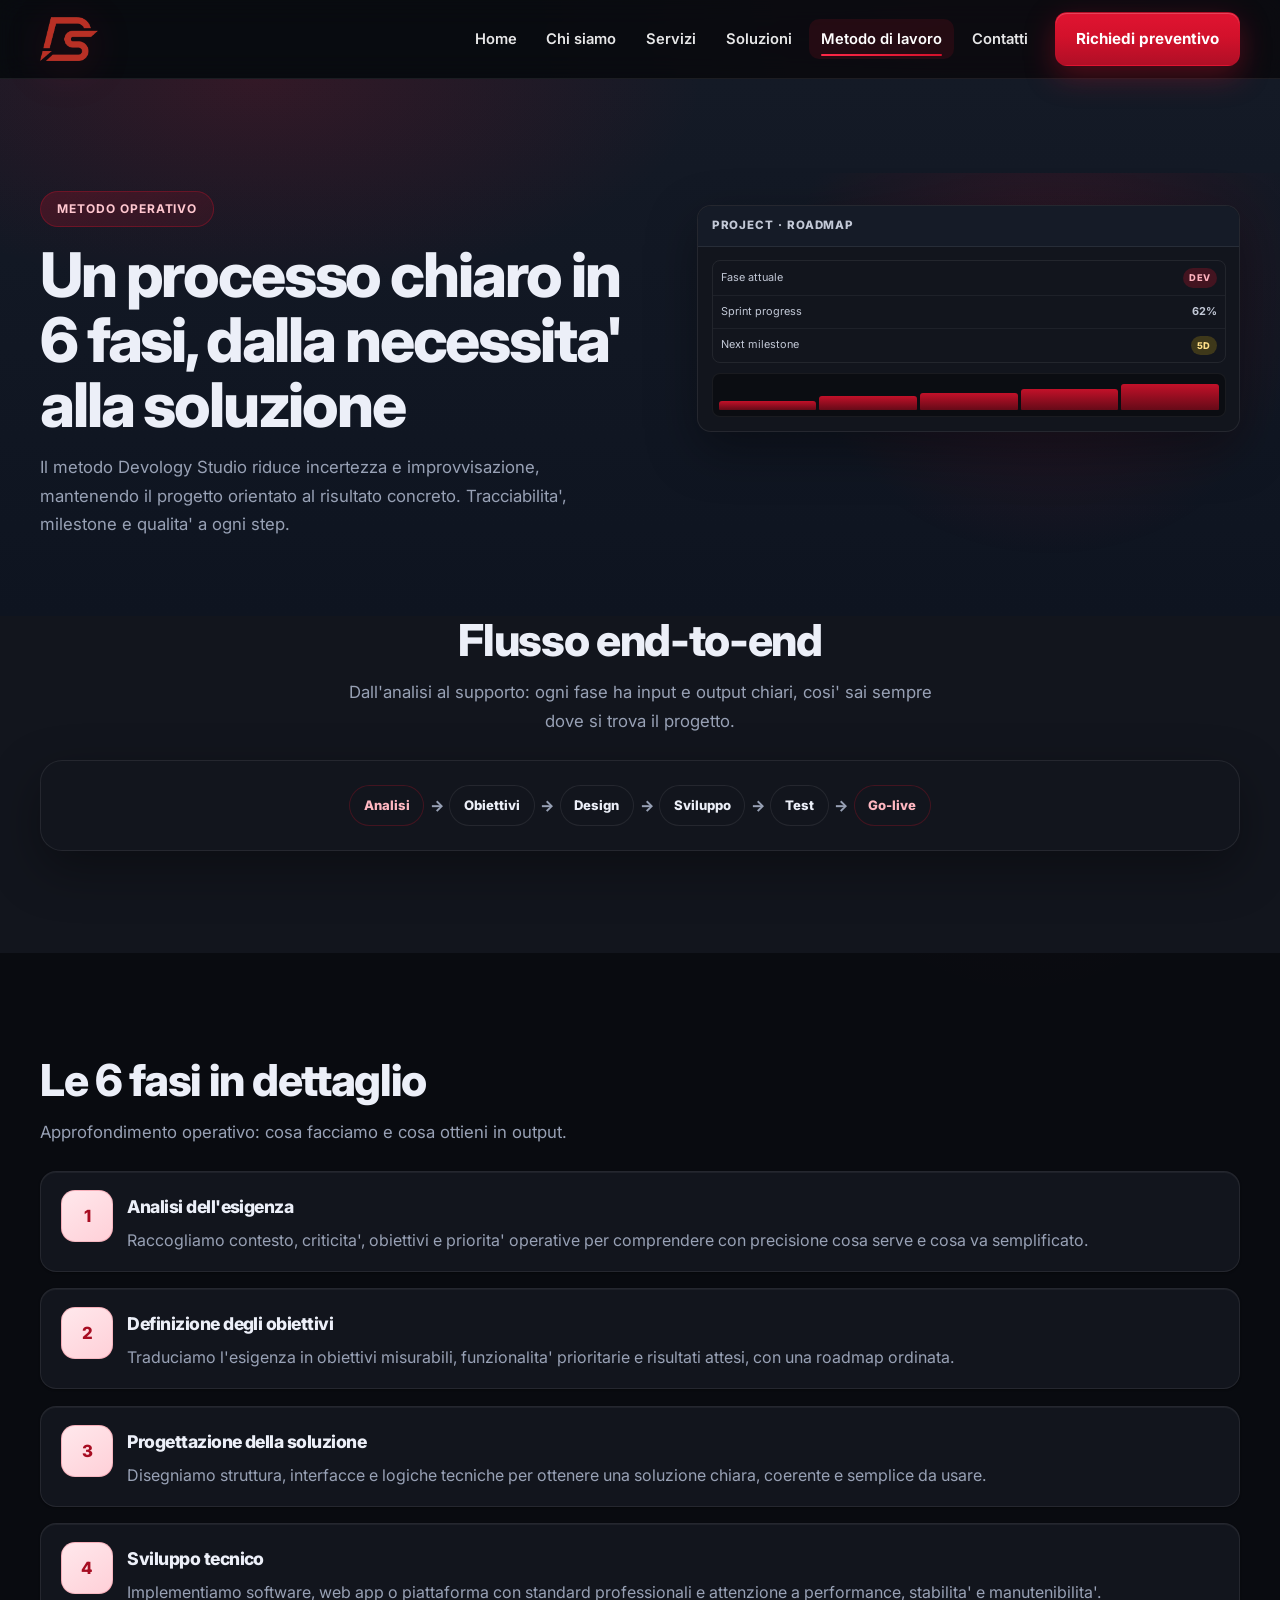
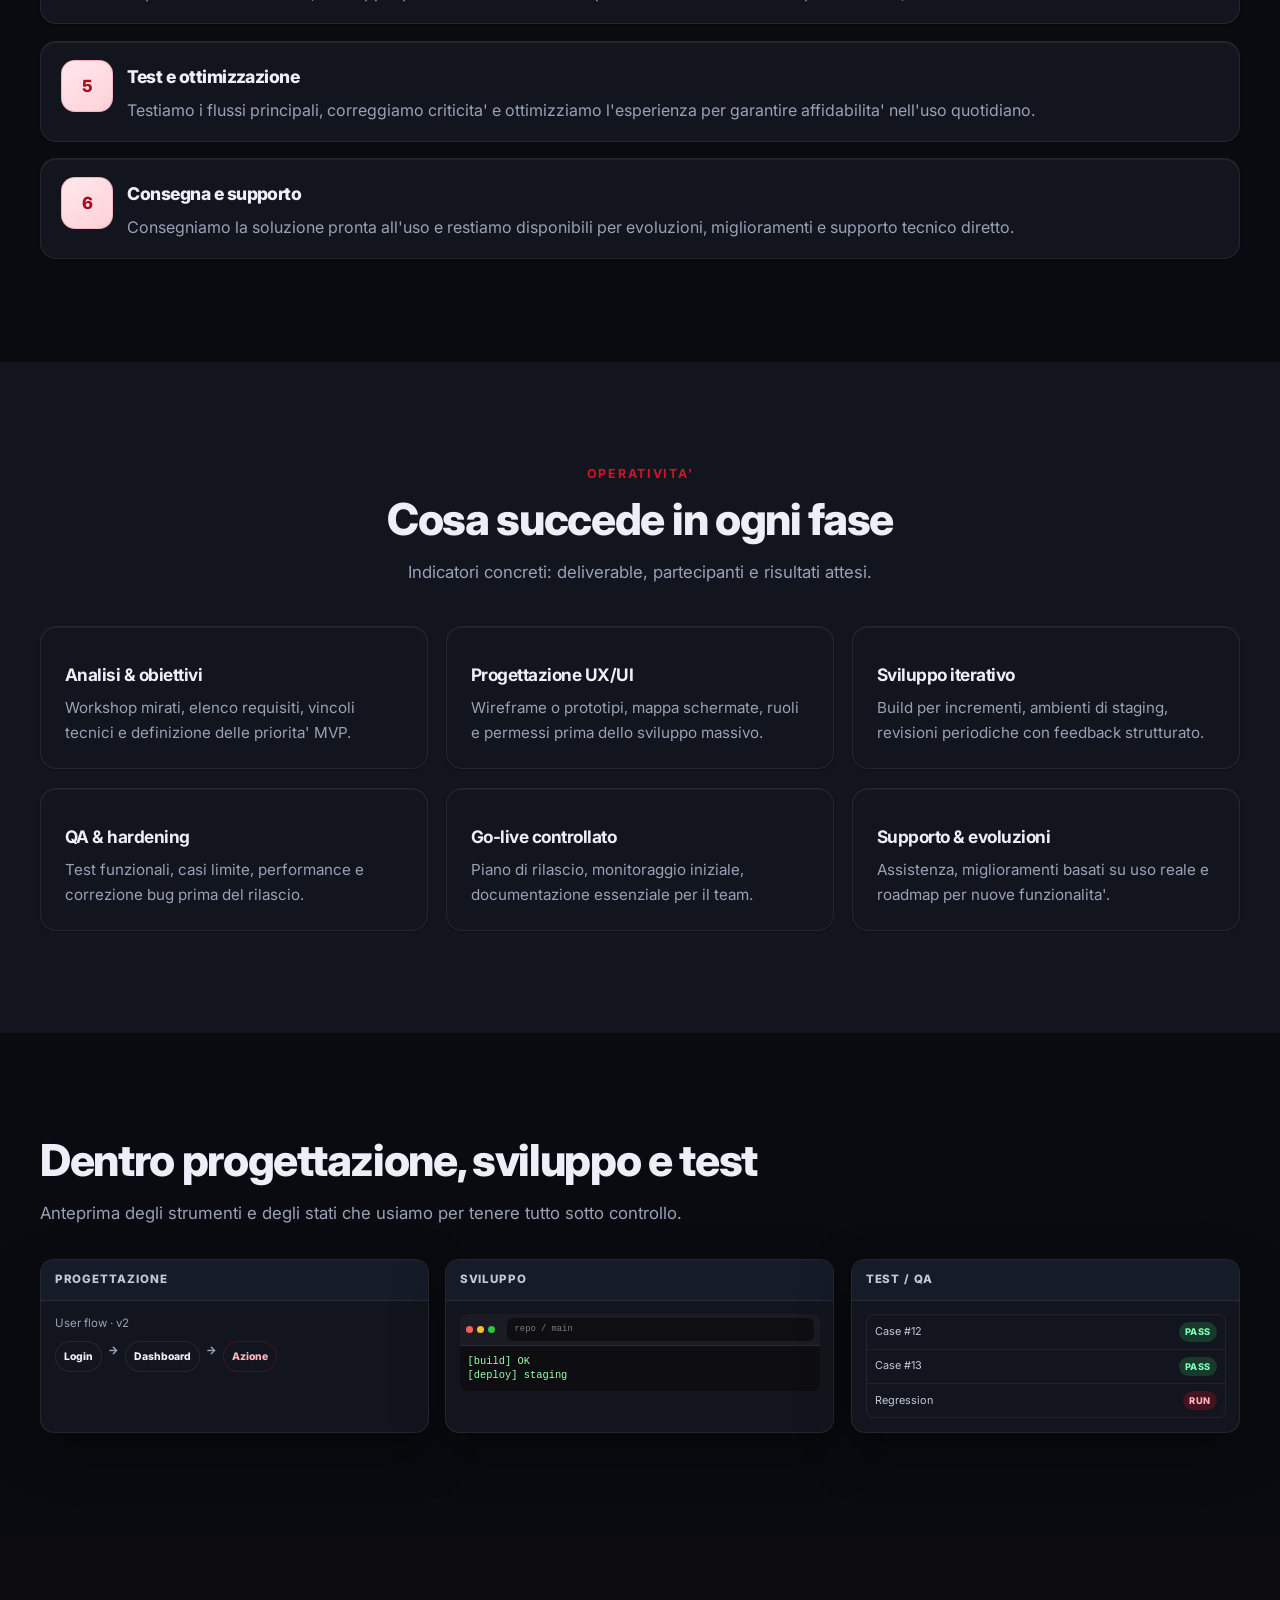
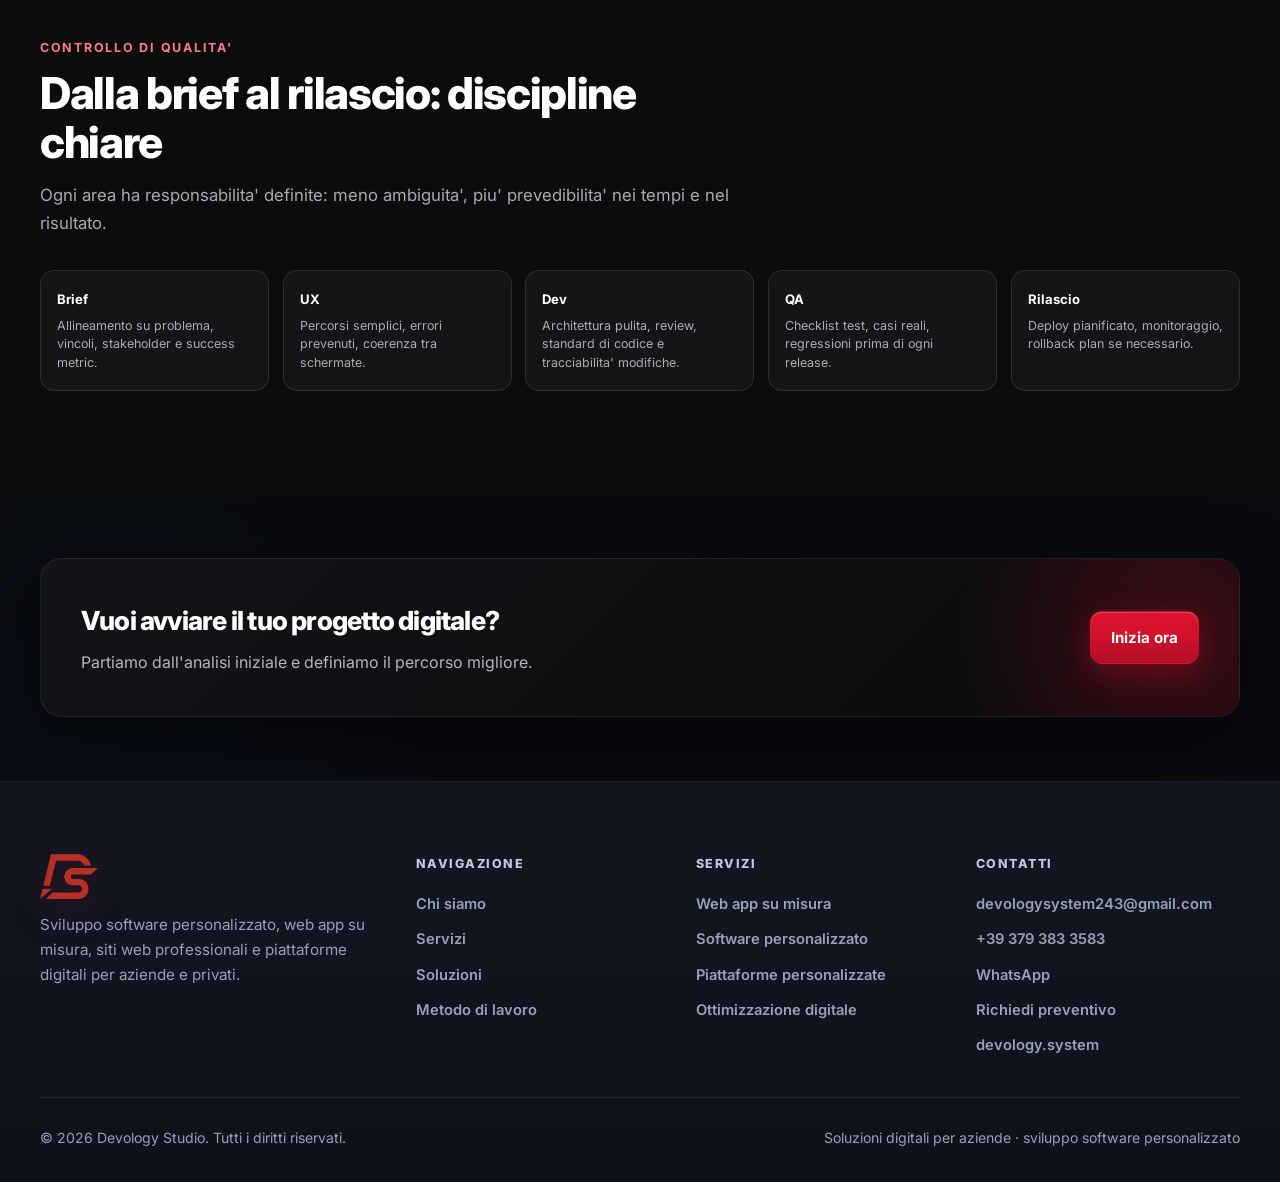
<file: metodo.html>
<!doctype html>
<html lang="it">
  <head>
    <meta charset="UTF-8" />
    <meta name="viewport" content="width=device-width, initial-scale=1.0" />
    <title>Metodo di lavoro | Devology Studio</title>
    <meta
      name="description"
      content="Scopri il metodo di lavoro Devology Studio in 6 fasi: analisi, obiettivi, progettazione, sviluppo tecnico, test e supporto."
    />
    <link rel="preconnect" href="https://fonts.googleapis.com" />
    <link rel="preconnect" href="https://fonts.gstatic.com" crossorigin />
    <link
      href="https://fonts.googleapis.com/css2?family=Inter:wght@400;500;600;700;800;900&display=swap"
      rel="stylesheet"
    />
    <link rel="stylesheet" href="styles.css" />
  </head>
  <body>
    <header class="site-header">
      <div class="container header-inner">
        <a class="logo" href="index.html">
          <span class="logo-mark" aria-hidden="true">DV</span>
          Devology <span>Studio</span>
        </a>
        <button class="menu-toggle" type="button" data-menu-toggle aria-label="Apri menu">
          <svg viewBox="0 0 24 24" fill="none" stroke="currentColor" stroke-width="2">
            <path d="M3 6h18M3 12h18M3 18h18"></path>
          </svg>
        </button>
        <nav class="main-nav" data-nav>
          <a href="index.html">Home</a>
          <a href="chi-siamo.html">Chi siamo</a>
          <a href="servizi.html">Servizi</a>
          <a href="soluzioni.html">Soluzioni</a>
          <a class="active" href="metodo.html">Metodo di lavoro</a>
          <a href="contatti.html">Contatti</a>
          <a class="btn btn-primary" href="contatti.html">Richiedi preventivo</a>
        </nav>
      </div>
    </header>

    <main>
      <section class="page-hero page-hero--split">
        <div class="container">
          <div data-reveal>
            <span class="pill">Metodo operativo</span>
            <h1 class="display" style="margin: 1rem 0">
              Un processo chiaro in 6 fasi, dalla necessita' alla soluzione
            </h1>
            <p class="section-lead">
              Il metodo Devology Studio riduce incertezza e improvvisazione, mantenendo il progetto
              orientato al risultato concreto. Tracciabilita', milestone e qualita' a ogni step.
            </p>
          </div>
          <div class="page-hero__visual" data-reveal>
            <div class="page-hero__glow" aria-hidden="true"></div>
            <div class="method-mini-mock" style="max-width: 100%">
              <div class="method-mini-mock__head">Project · roadmap</div>
              <div class="method-mini-mock__body">
                <div class="ui-activity">
                  <div class="ui-activity__row"><span>Fase attuale</span><span class="ui-badge ui-badge--live">Dev</span></div>
                  <div class="ui-activity__row"><span>Sprint progress</span><strong>62%</strong></div>
                  <div class="ui-activity__row"><span>Next milestone</span><span class="ui-badge ui-badge--warn">5d</span></div>
                </div>
                <div class="ui-line-chart" style="margin-top: 10px; height: 44px" aria-hidden="true">
                  <div class="ui-line-chart__bar" style="height: 30%"></div>
                  <div class="ui-line-chart__bar" style="height: 45%"></div>
                  <div class="ui-line-chart__bar" style="height: 55%"></div>
                  <div class="ui-line-chart__bar" style="height: 70%"></div>
                  <div class="ui-line-chart__bar" style="height: 85%"></div>
                </div>
              </div>
            </div>
          </div>
        </div>
      </section>

      <!-- Diagramma flusso -->
      <section class="section section--surface" style="padding-top: 0">
        <div class="container">
          <h2 class="section-title" data-reveal style="text-align: center">Flusso end-to-end</h2>
          <p class="section-lead" data-reveal style="text-align: center; margin: 0 auto 1.5rem; max-width: 56ch">
            Dall'analisi al supporto: ogni fase ha input e output chiari, cosi' sai sempre dove si trova il progetto.
          </p>
          <div class="flow-diagram" data-reveal>
            <span class="flow-node flow-node--accent">Analisi</span>
            <span class="flow-arrow" aria-hidden="true">→</span>
            <span class="flow-node">Obiettivi</span>
            <span class="flow-arrow" aria-hidden="true">→</span>
            <span class="flow-node">Design</span>
            <span class="flow-arrow" aria-hidden="true">→</span>
            <span class="flow-node">Sviluppo</span>
            <span class="flow-arrow" aria-hidden="true">→</span>
            <span class="flow-node">Test</span>
            <span class="flow-arrow" aria-hidden="true">→</span>
            <span class="flow-node flow-node--accent">Go-live</span>
          </div>
        </div>
      </section>

      <!-- Timeline 6 fasi -->
      <section class="section">
        <div class="container">
          <h2 class="section-title" data-reveal>Le 6 fasi in dettaglio</h2>
          <p class="section-lead" data-reveal>Approfondimento operativo: cosa facciamo e cosa ottieni in output.</p>
          <div class="timeline" style="margin-top: 1.5rem">
            <article class="step" data-reveal>
              <div class="step-index">1</div>
              <div>
                <h3>Analisi dell'esigenza</h3>
                <p>
                  Raccogliamo contesto, criticita', obiettivi e priorita' operative per comprendere con
                  precisione cosa serve e cosa va semplificato.
                </p>
              </div>
            </article>
            <article class="step" data-reveal>
              <div class="step-index">2</div>
              <div>
                <h3>Definizione degli obiettivi</h3>
                <p>
                  Traduciamo l'esigenza in obiettivi misurabili, funzionalita' prioritarie e risultati
                  attesi, con una roadmap ordinata.
                </p>
              </div>
            </article>
            <article class="step" data-reveal>
              <div class="step-index">3</div>
              <div>
                <h3>Progettazione della soluzione</h3>
                <p>
                  Disegniamo struttura, interfacce e logiche tecniche per ottenere una soluzione chiara,
                  coerente e semplice da usare.
                </p>
              </div>
            </article>
            <article class="step" data-reveal>
              <div class="step-index">4</div>
              <div>
                <h3>Sviluppo tecnico</h3>
                <p>
                  Implementiamo software, web app o piattaforma con standard professionali e attenzione
                  a performance, stabilita' e manutenibilita'.
                </p>
              </div>
            </article>
            <article class="step" data-reveal>
              <div class="step-index">5</div>
              <div>
                <h3>Test e ottimizzazione</h3>
                <p>
                  Testiamo i flussi principali, correggiamo criticita' e ottimizziamo l'esperienza per
                  garantire affidabilita' nell'uso quotidiano.
                </p>
              </div>
            </article>
            <article class="step" data-reveal>
              <div class="step-index">6</div>
              <div>
                <h3>Consegna e supporto</h3>
                <p>
                  Consegniamo la soluzione pronta all'uso e restiamo disponibili per evoluzioni,
                  miglioramenti e supporto tecnico diretto.
                </p>
              </div>
            </article>
          </div>
        </div>
      </section>

      <!-- Cosa succede in ogni fase -->
      <section class="section section--surface">
        <div class="container">
          <div class="section-header-center" data-reveal>
            <p class="section-kicker">Operativita'</p>
            <h2 class="section-title">Cosa succede in ogni fase</h2>
            <p class="section-lead">Indicatori concreti: deliverable, partecipanti e risultati attesi.</p>
          </div>
          <div class="grid-3 reveal-group" data-stagger>
            <article class="card" data-reveal>
              <h3>Analisi &amp; obiettivi</h3>
              <p>Workshop mirati, elenco requisiti, vincoli tecnici e definizione delle priorita' MVP.</p>
            </article>
            <article class="card" data-reveal>
              <h3>Progettazione UX/UI</h3>
              <p>Wireframe o prototipi, mappa schermate, ruoli e permessi prima dello sviluppo massivo.</p>
            </article>
            <article class="card" data-reveal>
              <h3>Sviluppo iterativo</h3>
              <p>Build per incrementi, ambienti di staging, revisioni periodiche con feedback strutturato.</p>
            </article>
            <article class="card" data-reveal>
              <h3>QA &amp; hardening</h3>
              <p>Test funzionali, casi limite, performance e correzione bug prima del rilascio.</p>
            </article>
            <article class="card" data-reveal>
              <h3>Go-live controllato</h3>
              <p>Piano di rilascio, monitoraggio iniziale, documentazione essenziale per il team.</p>
            </article>
            <article class="card" data-reveal>
              <h3>Supporto &amp; evoluzioni</h3>
              <p>Assistenza, miglioramenti basati su uso reale e roadmap per nuove funzionalita'.</p>
            </article>
          </div>
        </div>
      </section>

      <!-- Mockup: progettazione / dev / test -->
      <section class="section">
        <div class="container">
          <h2 class="section-title" data-reveal>Dentro progettazione, sviluppo e test</h2>
          <p class="section-lead" data-reveal>Anteprima degli strumenti e degli stati che usiamo per tenere tutto sotto controllo.</p>
          <div class="method-mockup-row reveal-group" data-stagger>
            <div class="method-mini-mock" data-reveal>
              <div class="method-mini-mock__head">Progettazione</div>
              <div class="method-mini-mock__body">
                <div style="font-size: 0.72rem; color: var(--muted); margin-bottom: 8px">User flow · v2</div>
                <div style="display: flex; gap: 6px; flex-wrap: wrap">
                  <span class="flow-node" style="font-size: 0.65rem; padding: 0.35rem 0.5rem">Login</span>
                  <span class="flow-arrow" style="font-size: 0.7rem">→</span>
                  <span class="flow-node" style="font-size: 0.65rem; padding: 0.35rem 0.5rem">Dashboard</span>
                  <span class="flow-arrow" style="font-size: 0.7rem">→</span>
                  <span class="flow-node flow-node--accent" style="font-size: 0.65rem; padding: 0.35rem 0.5rem">Azione</span>
                </div>
              </div>
            </div>
            <div class="method-mini-mock" data-reveal>
              <div class="method-mini-mock__head">Sviluppo</div>
              <div class="method-mini-mock__body">
                <div class="ui-browser" style="border-radius: 8px; overflow: hidden; font-size: 0.65rem">
                  <div class="ui-browser__bar" style="padding: 4px 6px">
                    <div class="ui-browser__dots" aria-hidden="true"><span></span><span></span><span></span></div>
                    <div class="ui-browser__url" style="font-size: 0.55rem">repo / main</div>
                  </div>
                  <div style="padding: 8px; background: #0d0d12; color: #9dffa8; font-family: monospace; line-height: 1.4">
                    [build] OK<br />[deploy] staging
                  </div>
                </div>
              </div>
            </div>
            <div class="method-mini-mock" data-reveal>
              <div class="method-mini-mock__head">Test / QA</div>
              <div class="method-mini-mock__body">
                <div class="ui-activity">
                  <div class="ui-activity__row"><span>Case #12</span><span class="ui-badge ui-badge--ok">Pass</span></div>
                  <div class="ui-activity__row"><span>Case #13</span><span class="ui-badge ui-badge--ok">Pass</span></div>
                  <div class="ui-activity__row"><span>Regression</span><span class="ui-badge ui-badge--live">Run</span></div>
                </div>
              </div>
            </div>
          </div>
        </div>
      </section>

      <!-- Dark: discipline -->
      <section class="section dark">
        <div class="container">
          <div class="section-header-center" style="text-align: left; margin: 0 0 0">
            <p class="section-kicker">Controllo di qualita'</p>
            <h2 class="section-title">Dalla brief al rilascio: discipline chiare</h2>
            <p class="section-lead" style="max-width: 72ch">
              Ogni area ha responsabilita' definite: meno ambiguita', piu' prevedibilita' nei tempi e nel risultato.
            </p>
          </div>
          <div class="phase-grid reveal-group" data-stagger>
            <article class="phase-card" data-reveal>
              <h4>Brief</h4>
              <p>Allineamento su problema, vincoli, stakeholder e success metric.</p>
            </article>
            <article class="phase-card" data-reveal>
              <h4>UX</h4>
              <p>Percorsi semplici, errori prevenuti, coerenza tra schermate.</p>
            </article>
            <article class="phase-card" data-reveal>
              <h4>Dev</h4>
              <p>Architettura pulita, review, standard di codice e tracciabilita' modifiche.</p>
            </article>
            <article class="phase-card" data-reveal>
              <h4>QA</h4>
              <p>Checklist test, casi reali, regressioni prima di ogni release.</p>
            </article>
            <article class="phase-card" data-reveal>
              <h4>Rilascio</h4>
              <p>Deploy pianificato, monitoraggio, rollback plan se necessario.</p>
            </article>
          </div>
        </div>
      </section>

      <section class="section-sm">
        <div class="container">
          <div class="cta-band" data-reveal>
            <div>
              <h3>Vuoi avviare il tuo progetto digitale?</h3>
              <p>Partiamo dall'analisi iniziale e definiamo il percorso migliore.</p>
            </div>
            <a class="btn btn-primary" href="contatti.html">Inizia ora</a>
          </div>
        </div>
      </section>
    </main>

    <footer class="footer">
      <div class="container footer-grid">
        <div class="footer-brand">
          <a class="logo" href="index.html">
            <span class="logo-mark" aria-hidden="true">DV</span>
            Devology <span>Studio</span>
          </a>
          <p>
            Sviluppo software personalizzato, web app su misura, siti web professionali e piattaforme
            digitali per aziende e privati.
          </p>
        </div>
        <div class="footer-col">
          <h4>Navigazione</h4>
          <ul>
            <li><a href="chi-siamo.html">Chi siamo</a></li>
            <li><a href="servizi.html">Servizi</a></li>
            <li><a href="soluzioni.html">Soluzioni</a></li>
            <li><a href="metodo.html">Metodo di lavoro</a></li>
          </ul>
        </div>
        <div class="footer-col">
          <h4>Servizi</h4>
          <ul>
            <li><a href="servizi.html">Web app su misura</a></li>
            <li><a href="servizi.html">Software personalizzato</a></li>
            <li><a href="servizi.html">Piattaforme personalizzate</a></li>
            <li><a href="servizi.html">Ottimizzazione digitale</a></li>
          </ul>
        </div>
        <div class="footer-col">
          <h4>Contatti</h4>
          <ul>
            <li><a href="mailto:devologysystem243@gmail.com">devologysystem243@gmail.com</a></li>
            <li><a href="tel:+393793833583">+39 379 383 3583</a></li>
            <li><a href="https://wa.me/393793833583?text=Ciao%20Devology%20Studio%2C%20vorrei%20informazioni%20sul%20vostro%20servizio." target="_blank" rel="noopener noreferrer">WhatsApp</a></li>
            <li><a href="contatti.html">Richiedi preventivo</a></li>
            <li><a href="https://devology.system" target="_blank" rel="noopener">devology.system</a></li>
          </ul>
        </div>
      </div>
      <div class="container footer-bottom">
        <span>&copy; <span id="year"></span> Devology Studio. Tutti i diritti riservati.</span>
        <span class="muted">Soluzioni digitali per aziende · sviluppo software personalizzato</span>
      </div>
    </footer>
    <script src="script.js"></script>
  </body>
</html>
</file>
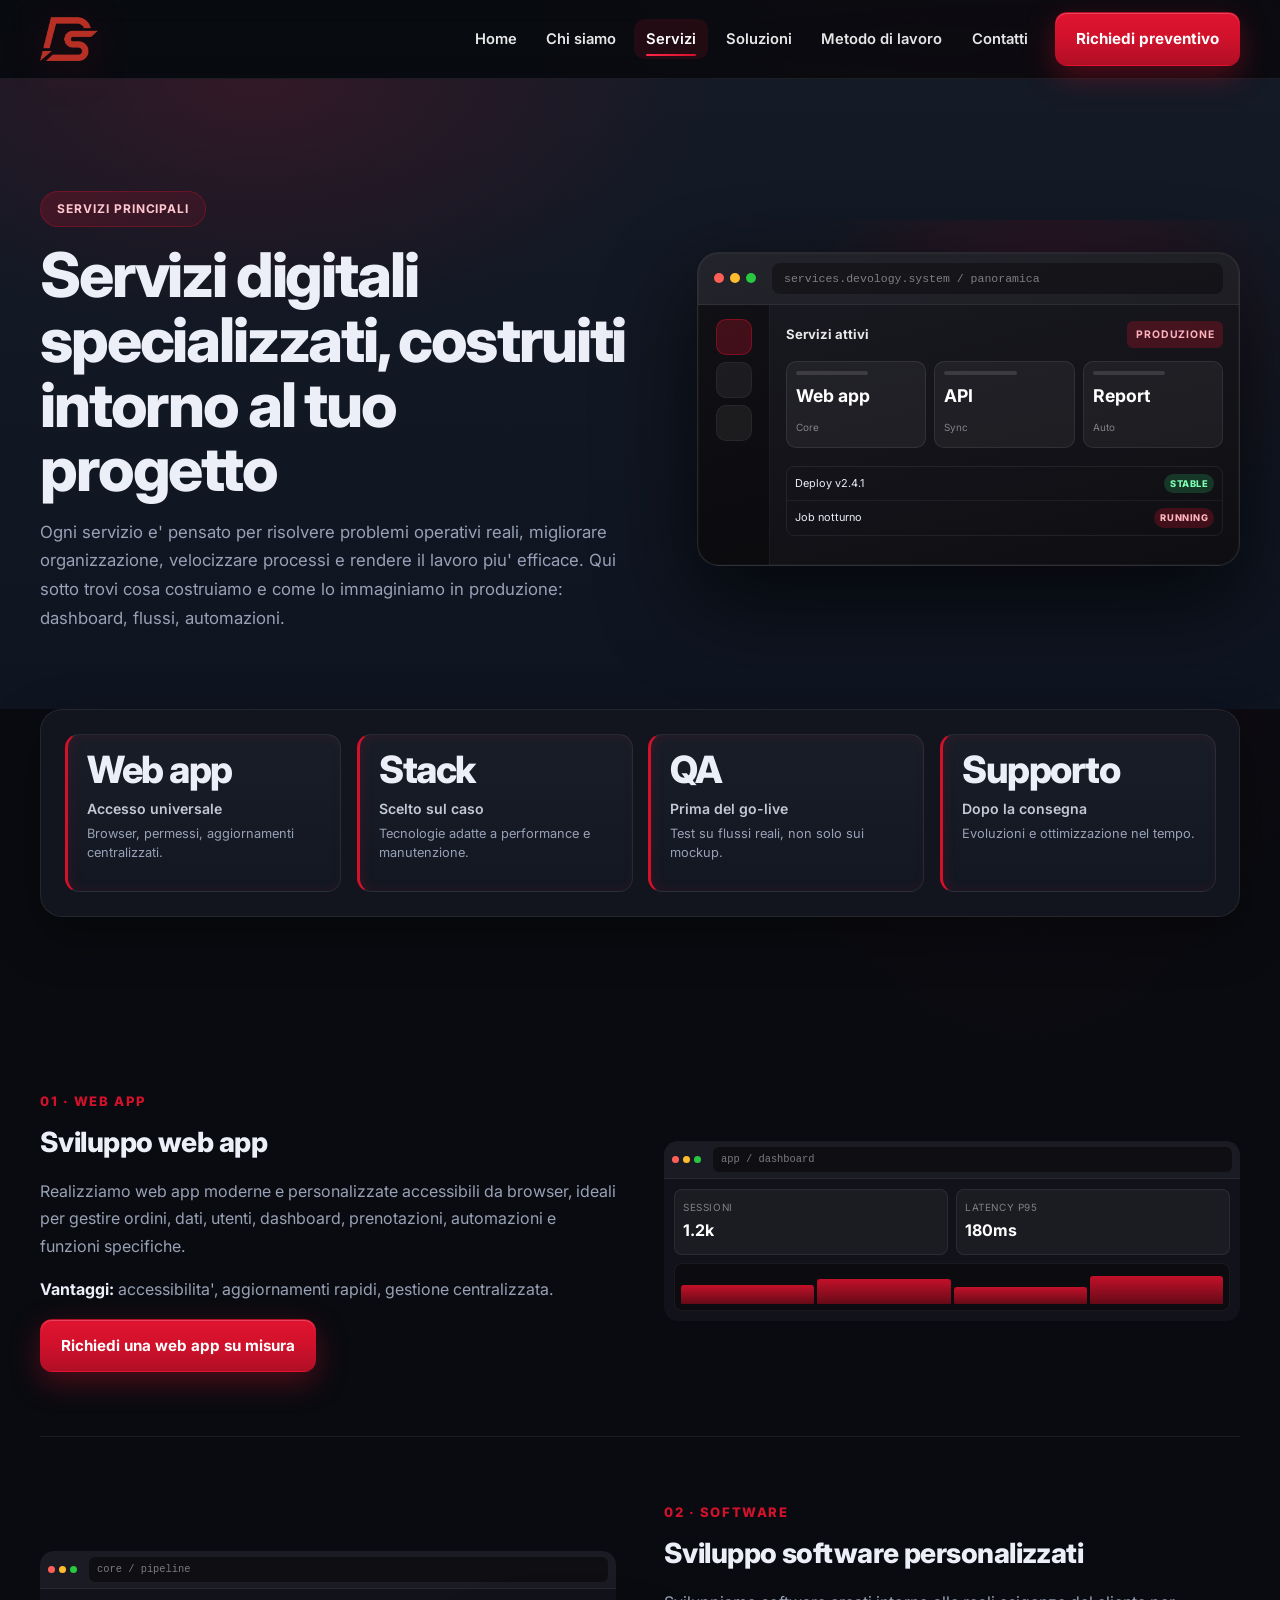
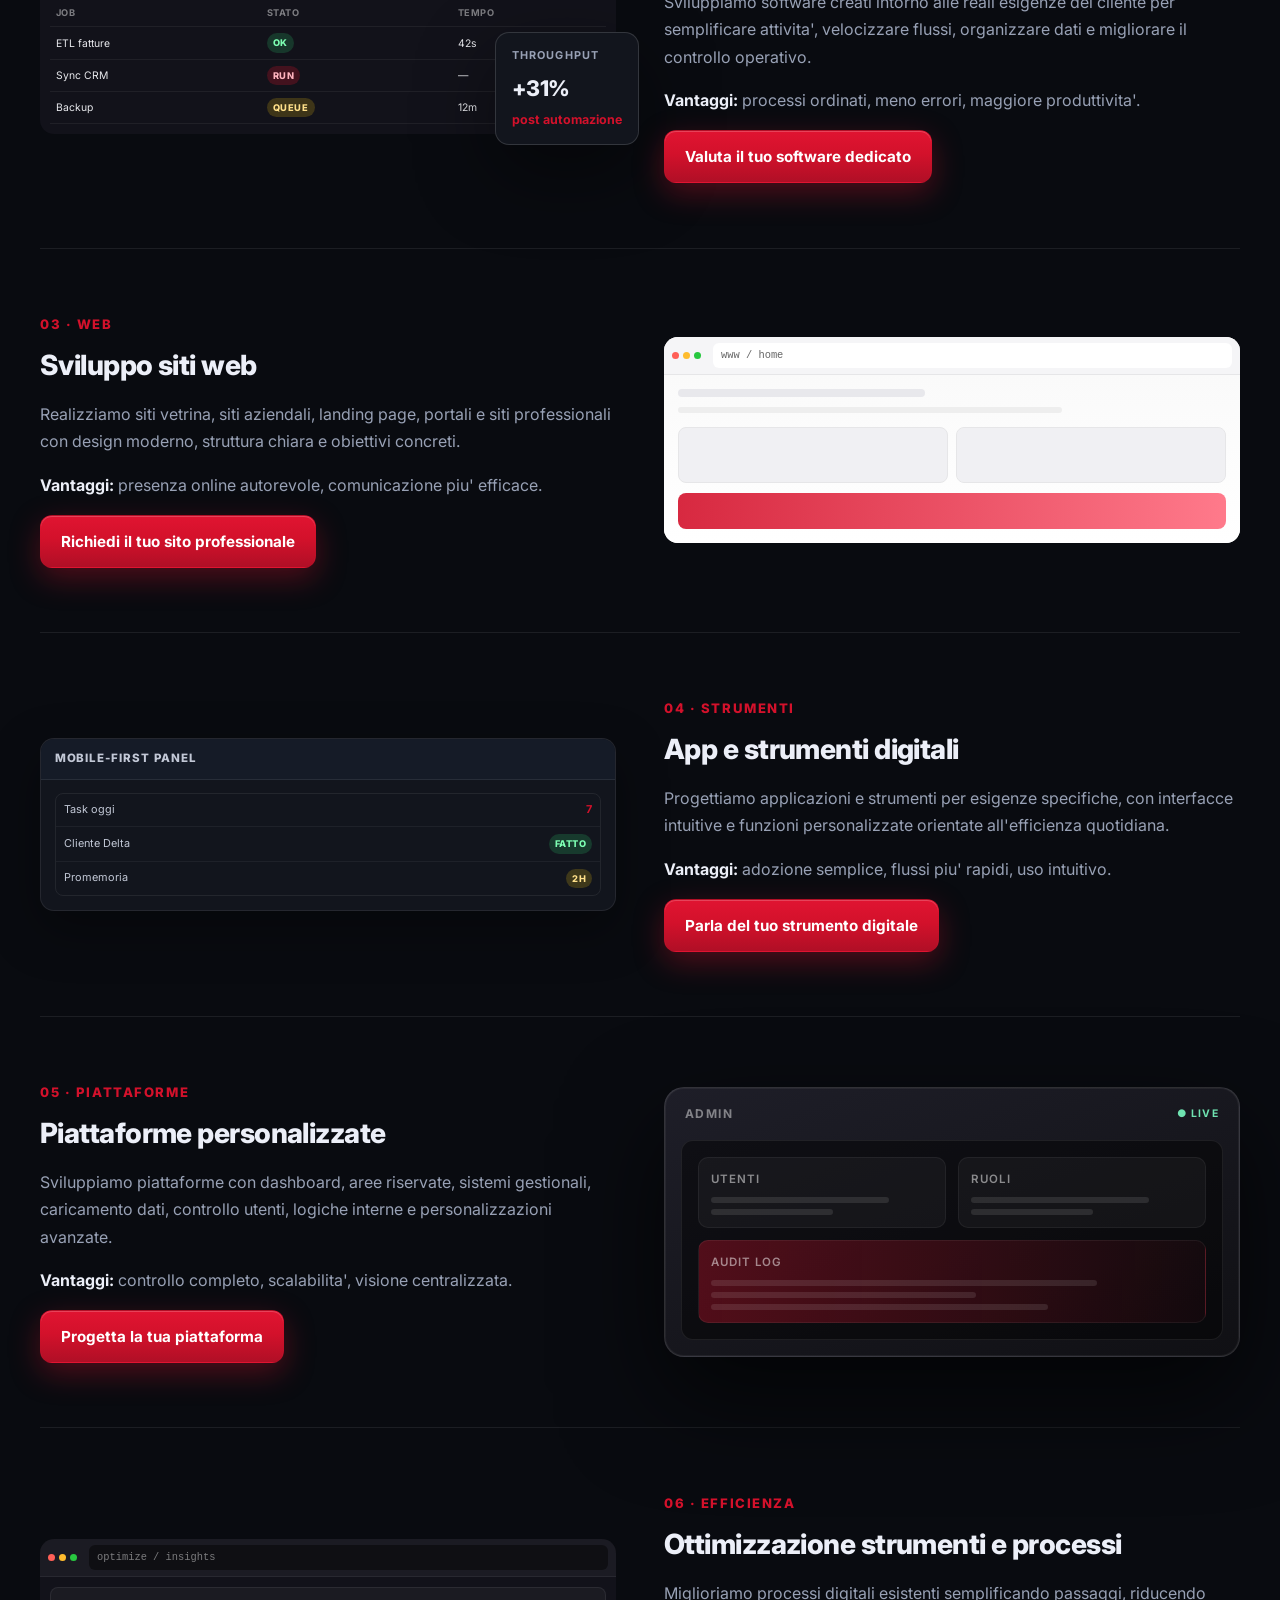
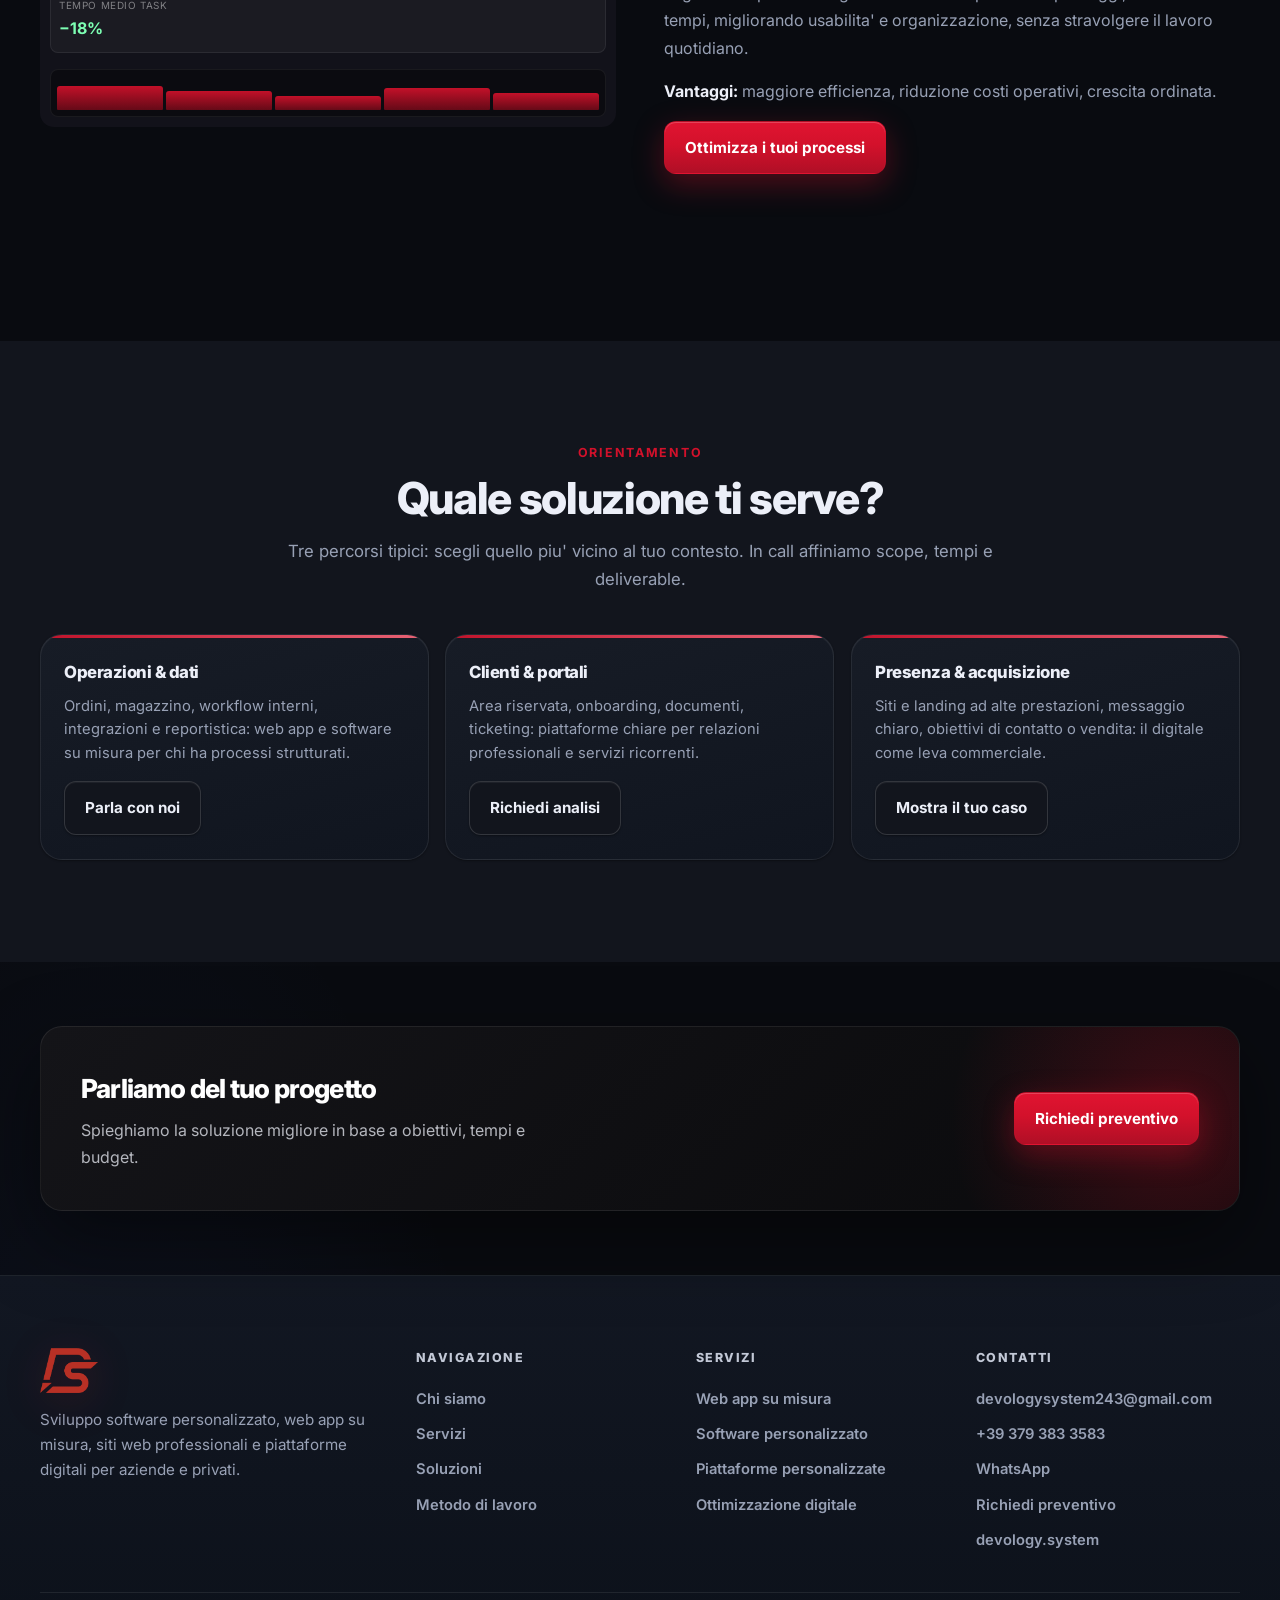
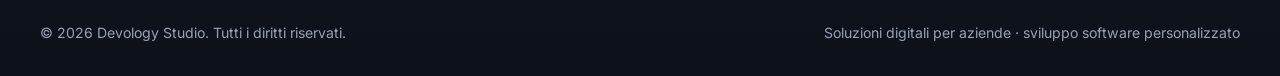
<file: servizi.html>
<!doctype html>
<html lang="it">
  <head>
    <meta charset="UTF-8" />
    <meta name="viewport" content="width=device-width, initial-scale=1.0" />
    <title>Servizi | Sviluppo software personalizzato e web app su misura | Devology Studio</title>
    <meta
      name="description"
      content="Servizi Devology Studio: sviluppo web app su misura, software personalizzati, siti web professionali, piattaforme personalizzate e ottimizzazione strumenti digitali."
    />
    <link rel="preconnect" href="https://fonts.googleapis.com" />
    <link rel="preconnect" href="https://fonts.gstatic.com" crossorigin />
    <link
      href="https://fonts.googleapis.com/css2?family=Inter:wght@400;500;600;700;800;900&display=swap"
      rel="stylesheet"
    />
    <link rel="stylesheet" href="styles.css" />
  </head>
  <body>
    <header class="site-header">
      <div class="container header-inner">
        <a class="logo" href="index.html">
          <span class="logo-mark" aria-hidden="true">DV</span>
          Devology <span>Studio</span>
        </a>
        <button class="menu-toggle" type="button" data-menu-toggle aria-label="Apri menu">
          <svg viewBox="0 0 24 24" fill="none" stroke="currentColor" stroke-width="2">
            <path d="M3 6h18M3 12h18M3 18h18"></path>
          </svg>
        </button>
        <nav class="main-nav" data-nav>
          <a href="index.html">Home</a>
          <a href="chi-siamo.html">Chi siamo</a>
          <a class="active" href="servizi.html">Servizi</a>
          <a href="soluzioni.html">Soluzioni</a>
          <a href="metodo.html">Metodo di lavoro</a>
          <a href="contatti.html">Contatti</a>
          <a class="btn btn-primary" href="contatti.html">Richiedi preventivo</a>
        </nav>
      </div>
    </header>

    <main>
      <section class="page-hero page-hero--split">
        <div class="container">
          <div data-reveal>
            <span class="pill">Servizi principali</span>
            <h1 class="display" style="margin: 1rem 0">
              Servizi digitali specializzati, costruiti intorno al tuo progetto
            </h1>
            <p class="section-lead">
              Ogni servizio e' pensato per risolvere problemi operativi reali, migliorare
              organizzazione, velocizzare processi e rendere il lavoro piu' efficace. Qui sotto trovi
              cosa costruiamo e come lo immaginiamo in produzione: dashboard, flussi, automazioni.
            </p>
          </div>
          <div class="page-hero__visual" data-reveal>
            <div class="page-hero__glow" aria-hidden="true"></div>
            <div class="mockup-browser" style="transform: none; animation: none">
              <div class="mockup-browser__chrome">
                <div class="mockup-browser__dots" aria-hidden="true"><span></span><span></span><span></span></div>
                <div class="mockup-browser__url">services.devology.system / panoramica</div>
              </div>
              <div class="mockup-dashboard" style="min-height: 260px">
                <div class="mockup-sidebar" aria-hidden="true">
                  <div class="mockup-sidebar__item mockup-sidebar__item--active"></div>
                  <div class="mockup-sidebar__item"></div>
                  <div class="mockup-sidebar__item"></div>
                </div>
                <div class="mockup-main">
                  <div class="mockup-toolbar">
                    <h4>Servizi attivi</h4>
                    <span class="mockup-pill">Produzione</span>
                  </div>
                  <div class="mockup-grid-cards">
                    <div class="mockup-mini-card"><span></span><strong>Web app</strong><small>Core</small></div>
                    <div class="mockup-mini-card"><span></span><strong>API</strong><small>Sync</small></div>
                    <div class="mockup-mini-card"><span></span><strong>Report</strong><small>Auto</small></div>
                  </div>
                  <div class="ui-activity" style="margin-top: 4px">
                    <div class="ui-activity__row">
                      <span>Deploy v2.4.1</span><span class="ui-badge ui-badge--ok">Stable</span>
                    </div>
                    <div class="ui-activity__row">
                      <span>Job notturno</span><span class="ui-badge ui-badge--live">Running</span>
                    </div>
                  </div>
                </div>
              </div>
            </div>
          </div>
        </div>
      </section>

      <div class="impact-strip" style="margin-top: 0">
        <div class="container">
          <div class="impact-strip__inner reveal-group" data-stagger>
            <div class="impact-metric" data-reveal>
              <div class="impact-metric__value">Web app</div>
              <div class="impact-metric__label">Accesso universale</div>
              <p class="impact-metric__hint">Browser, permessi, aggiornamenti centralizzati.</p>
            </div>
            <div class="impact-metric" data-reveal>
              <div class="impact-metric__value">Stack</div>
              <div class="impact-metric__label">Scelto sul caso</div>
              <p class="impact-metric__hint">Tecnologie adatte a performance e manutenzione.</p>
            </div>
            <div class="impact-metric" data-reveal>
              <div class="impact-metric__value">QA</div>
              <div class="impact-metric__label">Prima del go-live</div>
              <p class="impact-metric__hint">Test su flussi reali, non solo sui mockup.</p>
            </div>
            <div class="impact-metric" data-reveal>
              <div class="impact-metric__value">Supporto</div>
              <div class="impact-metric__label">Dopo la consegna</div>
              <p class="impact-metric__hint">Evoluzioni e ottimizzazione nel tempo.</p>
            </div>
          </div>
        </div>
      </div>

      <section class="section" style="padding-top: 2rem">
        <div class="container">
          <!-- 1 Web app -->
          <div class="service-split">
            <div class="service-split__content" data-reveal>
              <p class="tagline">01 · Web app</p>
              <h2>Sviluppo web app</h2>
              <p>
                Realizziamo web app moderne e personalizzate accessibili da browser, ideali per
                gestire ordini, dati, utenti, dashboard, prenotazioni, automazioni e funzioni
                specifiche.
              </p>
              <p><strong style="color: var(--text)">Vantaggi:</strong> accessibilita', aggiornamenti rapidi, gestione centralizzata.</p>
              <a class="btn btn-primary" href="contatti.html">Richiedi una web app su misura</a>
            </div>
            <div class="service-split__visual" data-reveal>
              <div class="ui-browser" style="border-radius: 14px; overflow: hidden">
                <div class="ui-browser__bar">
                  <div class="ui-browser__dots" aria-hidden="true"><span></span><span></span><span></span></div>
                  <div class="ui-browser__url">app / dashboard</div>
                </div>
                <div class="ui-browser__body">
                  <div class="ui-browser__grid-2">
                    <div class="ui-stat"><span>Sessioni</span><strong>1.2k</strong></div>
                    <div class="ui-stat"><span>Latency p95</span><strong>180ms</strong></div>
                  </div>
                  <div class="ui-line-chart" aria-hidden="true">
                    <div class="ui-line-chart__bar" style="height: 55%"></div>
                    <div class="ui-line-chart__bar" style="height: 72%"></div>
                    <div class="ui-line-chart__bar" style="height: 48%"></div>
                    <div class="ui-line-chart__bar" style="height: 81%"></div>
                  </div>
                </div>
              </div>
            </div>
          </div>

          <!-- 2 Software -->
          <div class="service-split service-split--reverse">
            <div class="service-split__content" data-reveal>
              <p class="tagline">02 · Software</p>
              <h2>Sviluppo software personalizzati</h2>
              <p>
                Sviluppiamo software creati intorno alle reali esigenze del cliente per semplificare
                attivita', velocizzare flussi, organizzare dati e migliorare il controllo operativo.
              </p>
              <p><strong style="color: var(--text)">Vantaggi:</strong> processi ordinati, meno errori, maggiore produttivita'.</p>
              <a class="btn btn-primary" href="contatti.html">Valuta il tuo software dedicato</a>
            </div>
            <div class="service-split__visual" data-reveal>
              <div class="ui-browser" style="border-radius: 14px; overflow: hidden">
                <div class="ui-browser__bar">
                  <div class="ui-browser__dots" aria-hidden="true"><span></span><span></span><span></span></div>
                  <div class="ui-browser__url">core / pipeline</div>
                </div>
                <div class="ui-browser__body">
                  <table class="ui-mini-table">
                    <thead>
                      <tr><th>Job</th><th>Stato</th><th>Tempo</th></tr>
                    </thead>
                    <tbody>
                      <tr><td>ETL fatture</td><td><span class="ui-badge ui-badge--ok">OK</span></td><td>42s</td></tr>
                      <tr><td>Sync CRM</td><td><span class="ui-badge ui-badge--live">Run</span></td><td>—</td></tr>
                      <tr><td>Backup</td><td><span class="ui-badge ui-badge--warn">Queue</span></td><td>12m</td></tr>
                    </tbody>
                  </table>
                </div>
              </div>
              <div class="mockup-float service-split__float" style="animation: float-y 5s ease-in-out infinite">
                <div class="mockup-float__label">Throughput</div>
                <div class="mockup-float__value">+31%</div>
                <div class="mockup-float__meta">post automazione</div>
              </div>
            </div>
          </div>

          <!-- 3 Siti -->
          <div class="service-split">
            <div class="service-split__content" data-reveal>
              <p class="tagline">03 · Web</p>
              <h2>Sviluppo siti web</h2>
              <p>
                Realizziamo siti vetrina, siti aziendali, landing page, portali e siti professionali
                con design moderno, struttura chiara e obiettivi concreti.
              </p>
              <p><strong style="color: var(--text)">Vantaggi:</strong> presenza online autorevole, comunicazione piu' efficace.</p>
              <a class="btn btn-primary" href="contatti.html">Richiedi il tuo sito professionale</a>
            </div>
            <div class="service-split__visual" data-reveal>
              <div class="ui-browser" style="border-radius: 14px; overflow: hidden; background: #fff; color: #111">
                <div class="ui-browser__bar" style="background: #f5f5f7; border-color: #e6e6e8">
                  <div class="ui-browser__dots" aria-hidden="true"><span></span><span></span><span></span></div>
                  <div class="ui-browser__url" style="background: #fff; color: #666">www / home</div>
                </div>
                <div style="padding: 14px; background: linear-gradient(180deg, #fafafa 0%, #fff 100%)">
                  <div style="height: 8px; width: 45%; background: #e8e8ec; border-radius: 4px; margin-bottom: 10px"></div>
                  <div style="height: 6px; width: 70%; background: #eee; border-radius: 4px; margin-bottom: 14px"></div>
                  <div style="display: grid; grid-template-columns: 1fr 1fr; gap: 8px">
                    <div style="height: 56px; border-radius: 8px; background: #f0f0f3; border: 1px solid #e6e6e8"></div>
                    <div style="height: 56px; border-radius: 8px; background: #f0f0f3; border: 1px solid #e6e6e8"></div>
                  </div>
                  <div style="margin-top: 10px; height: 36px; border-radius: 8px; background: linear-gradient(90deg, var(--accent) 0%, #ff6b7e 100%); opacity: 0.9"></div>
                </div>
              </div>
            </div>
          </div>

          <!-- 4 App -->
          <div class="service-split service-split--reverse">
            <div class="service-split__content" data-reveal>
              <p class="tagline">04 · Strumenti</p>
              <h2>App e strumenti digitali</h2>
              <p>
                Progettiamo applicazioni e strumenti per esigenze specifiche, con interfacce intuitive
                e funzioni personalizzate orientate all'efficienza quotidiana.
              </p>
              <p><strong style="color: var(--text)">Vantaggi:</strong> adozione semplice, flussi piu' rapidi, uso intuitivo.</p>
              <a class="btn btn-primary" href="contatti.html">Parla del tuo strumento digitale</a>
            </div>
            <div class="service-split__visual" data-reveal>
              <div class="method-mini-mock">
                <div class="method-mini-mock__head">Mobile-first panel</div>
                <div class="method-mini-mock__body">
                  <div class="ui-activity">
                    <div class="ui-activity__row"><span>Task oggi</span><strong style="color: var(--accent)">7</strong></div>
                    <div class="ui-activity__row"><span>Cliente Delta</span><span class="ui-badge ui-badge--ok">Fatto</span></div>
                    <div class="ui-activity__row"><span>Promemoria</span><span class="ui-badge ui-badge--warn">2h</span></div>
                  </div>
                </div>
              </div>
            </div>
          </div>

          <!-- 5 Piattaforme -->
          <div class="service-split">
            <div class="service-split__content" data-reveal>
              <p class="tagline">05 · Piattaforme</p>
              <h2>Piattaforme personalizzate</h2>
              <p>
                Sviluppiamo piattaforme con dashboard, aree riservate, sistemi gestionali, caricamento
                dati, controllo utenti, logiche interne e personalizzazioni avanzate.
              </p>
              <p><strong style="color: var(--text)">Vantaggi:</strong> controllo completo, scalabilita', visione centralizzata.</p>
              <a class="btn btn-primary" href="contatti.html">Progetta la tua piattaforma</a>
            </div>
            <div class="service-split__visual" data-reveal>
              <div class="showcase-mockup" style="animation: float-y 6s ease-in-out infinite">
                <div class="showcase-mockup__top">
                  <span>Admin</span>
                  <span style="color: #6fe3b1; font-size: 0.65rem">● Live</span>
                </div>
                <div class="showcase-mockup__screen" style="min-height: 160px">
                  <div class="showcase-cell">
                    <h5>Utenti</h5>
                    <div class="fake-rows"><span></span><span></span></div>
                  </div>
                  <div class="showcase-cell">
                    <h5>Ruoli</h5>
                    <div class="fake-rows"><span></span><span></span></div>
                  </div>
                  <div class="showcase-cell showcase-cell--wide" style="grid-column: span 2">
                    <h5>Audit log</h5>
                    <div class="fake-rows"><span></span><span></span><span></span></div>
                  </div>
                </div>
              </div>
            </div>
          </div>

          <!-- 6 Ottimizzazione -->
          <div class="service-split service-split--reverse">
            <div class="service-split__content" data-reveal>
              <p class="tagline">06 · Efficienza</p>
              <h2>Ottimizzazione strumenti e processi</h2>
              <p>
                Miglioriamo processi digitali esistenti semplificando passaggi, riducendo tempi,
                migliorando usabilita' e organizzazione, senza stravolgere il lavoro quotidiano.
              </p>
              <p><strong style="color: var(--text)">Vantaggi:</strong> maggiore efficienza, riduzione costi operativi, crescita ordinata.</p>
              <a class="btn btn-primary" href="contatti.html">Ottimizza i tuoi processi</a>
            </div>
            <div class="service-split__visual" data-reveal>
              <div class="ui-browser" style="border-radius: 14px; overflow: hidden">
                <div class="ui-browser__bar">
                  <div class="ui-browser__dots" aria-hidden="true"><span></span><span></span><span></span></div>
                  <div class="ui-browser__url">optimize / insights</div>
                </div>
                <div class="ui-browser__body">
                  <div class="ui-stat" style="margin-bottom: 8px">
                    <span>Tempo medio task</span>
                    <strong style="color: #7dffb3">−18%</strong>
                  </div>
                  <div class="ui-line-chart" aria-hidden="true">
                    <div class="ui-line-chart__bar" style="height: 70%"></div>
                    <div class="ui-line-chart__bar" style="height: 55%"></div>
                    <div class="ui-line-chart__bar" style="height: 40%"></div>
                    <div class="ui-line-chart__bar" style="height: 62%"></div>
                    <div class="ui-line-chart__bar" style="height: 48%"></div>
                  </div>
                </div>
              </div>
            </div>
          </div>
        </div>
      </section>

      <!-- Quale soluzione -->
      <section class="section section--surface">
        <div class="container">
          <div class="section-header-center" data-reveal>
            <p class="section-kicker">Orientamento</p>
            <h2 class="section-title">Quale soluzione ti serve?</h2>
            <p class="section-lead">
              Tre percorsi tipici: scegli quello piu' vicino al tuo contesto. In call affiniamo scope,
              tempi e deliverable.
            </p>
          </div>
          <div class="path-grid reveal-group" data-stagger>
            <article class="path-card" data-reveal>
              <h3>Operazioni &amp; dati</h3>
              <p>
                Ordini, magazzino, workflow interni, integrazioni e reportistica: web app e software su
                misura per chi ha processi strutturati.
              </p>
              <a class="btn btn-secondary" href="contatti.html">Parla con noi</a>
            </article>
            <article class="path-card" data-reveal>
              <h3>Clienti &amp; portali</h3>
              <p>
                Area riservata, onboarding, documenti, ticketing: piattaforme chiare per relazioni
                professionali e servizi ricorrenti.
              </p>
              <a class="btn btn-secondary" href="contatti.html">Richiedi analisi</a>
            </article>
            <article class="path-card" data-reveal>
              <h3>Presenza &amp; acquisizione</h3>
              <p>
                Siti e landing ad alte prestazioni, messaggio chiaro, obiettivi di contatto o vendita:
                il digitale come leva commerciale.
              </p>
              <a class="btn btn-secondary" href="contatti.html">Mostra il tuo caso</a>
            </article>
          </div>
        </div>
      </section>

      <section class="section-sm">
        <div class="container">
          <div class="cta-band" data-reveal>
            <div>
              <h3>Parliamo del tuo progetto</h3>
              <p>Spieghiamo la soluzione migliore in base a obiettivi, tempi e budget.</p>
            </div>
            <a class="btn btn-primary" href="contatti.html">Richiedi preventivo</a>
          </div>
        </div>
      </section>
    </main>

    <footer class="footer">
      <div class="container footer-grid">
        <div class="footer-brand">
          <a class="logo" href="index.html">
            <span class="logo-mark" aria-hidden="true">DV</span>
            Devology <span>Studio</span>
          </a>
          <p>
            Sviluppo software personalizzato, web app su misura, siti web professionali e piattaforme
            digitali per aziende e privati.
          </p>
        </div>
        <div class="footer-col">
          <h4>Navigazione</h4>
          <ul>
            <li><a href="chi-siamo.html">Chi siamo</a></li>
            <li><a href="servizi.html">Servizi</a></li>
            <li><a href="soluzioni.html">Soluzioni</a></li>
            <li><a href="metodo.html">Metodo di lavoro</a></li>
          </ul>
        </div>
        <div class="footer-col">
          <h4>Servizi</h4>
          <ul>
            <li><a href="servizi.html">Web app su misura</a></li>
            <li><a href="servizi.html">Software personalizzato</a></li>
            <li><a href="servizi.html">Piattaforme personalizzate</a></li>
            <li><a href="servizi.html">Ottimizzazione digitale</a></li>
          </ul>
        </div>
        <div class="footer-col">
          <h4>Contatti</h4>
          <ul>
            <li><a href="mailto:devologysystem243@gmail.com">devologysystem243@gmail.com</a></li>
            <li><a href="tel:+393793833583">+39 379 383 3583</a></li>
            <li><a href="https://wa.me/393793833583?text=Ciao%20Devology%20Studio%2C%20vorrei%20informazioni%20sul%20vostro%20servizio." target="_blank" rel="noopener noreferrer">WhatsApp</a></li>
            <li><a href="contatti.html">Richiedi preventivo</a></li>
            <li><a href="https://devology.system" target="_blank" rel="noopener">devology.system</a></li>
          </ul>
        </div>
      </div>
      <div class="container footer-bottom">
        <span>&copy; <span id="year"></span> Devology Studio. Tutti i diritti riservati.</span>
        <span class="muted">Soluzioni digitali per aziende · sviluppo software personalizzato</span>
      </div>
    </footer>
    <script src="script.js"></script>
  </body>
</html>
</file>
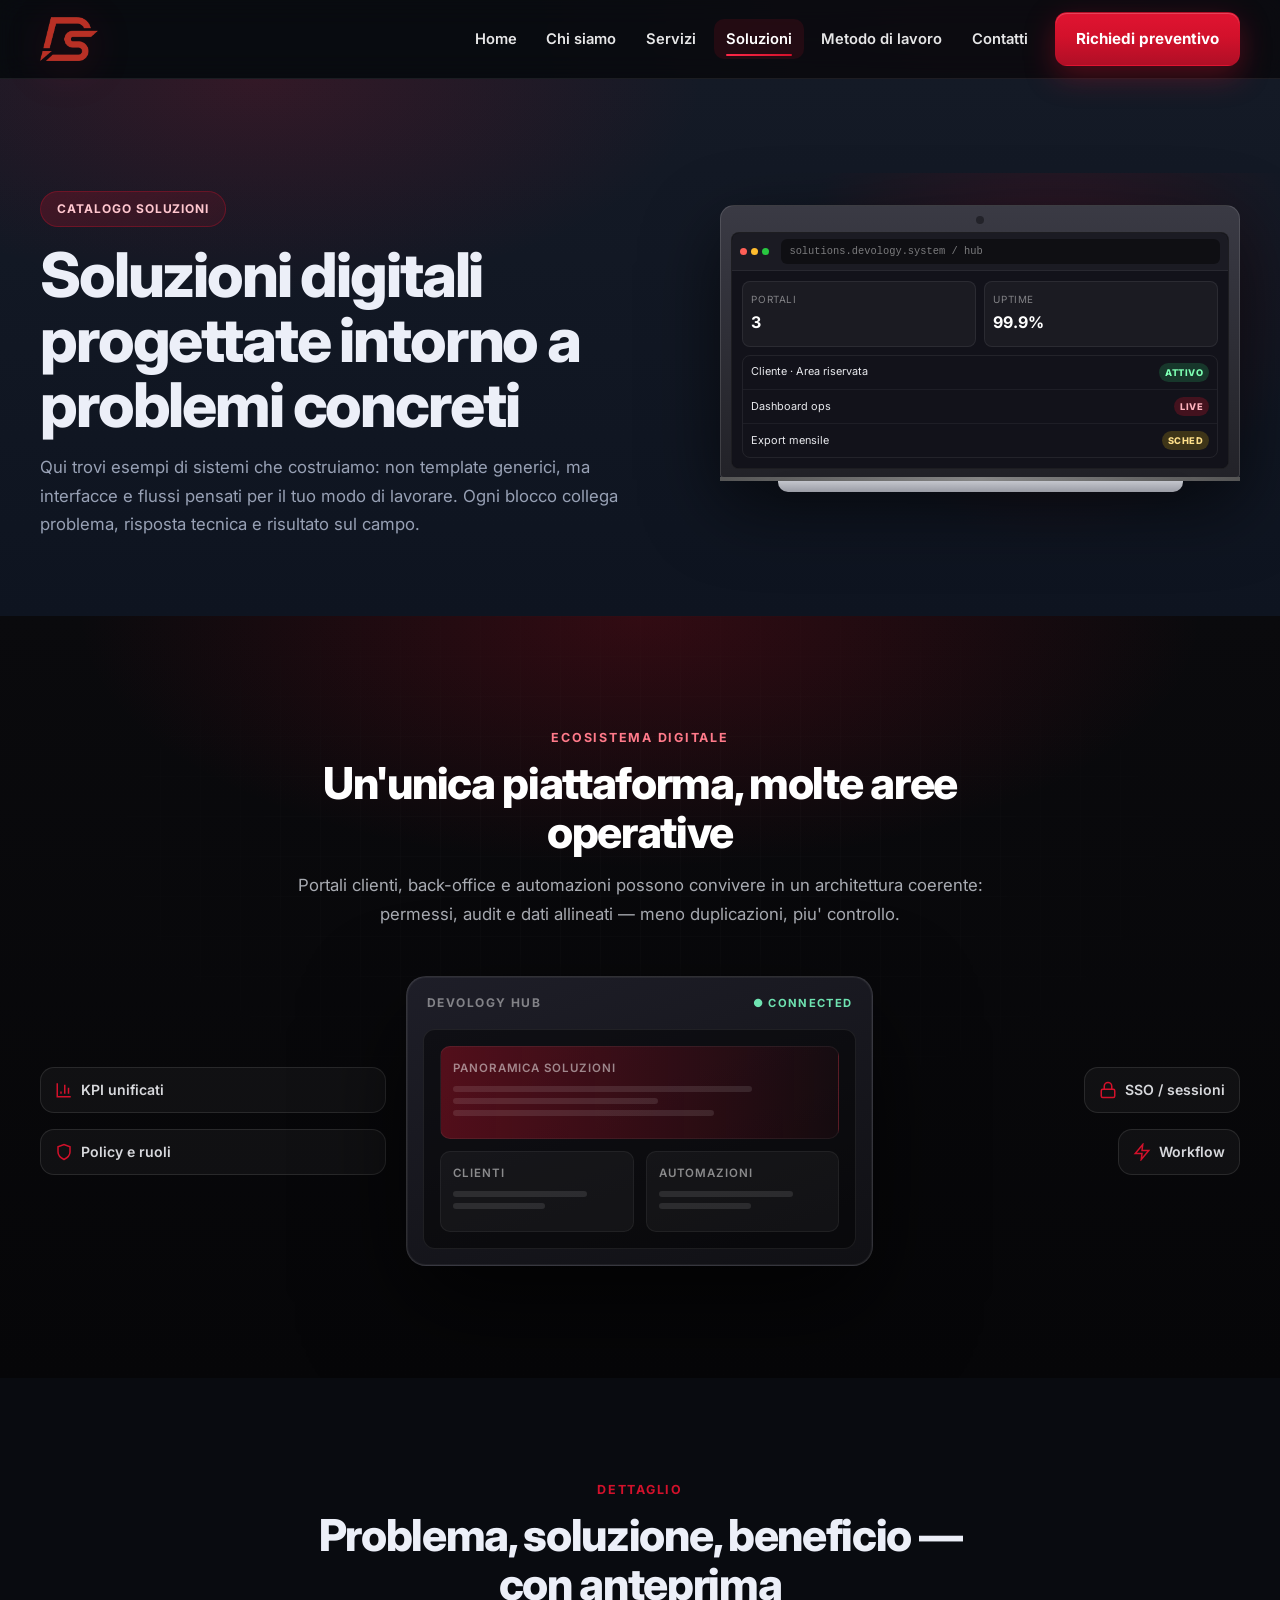
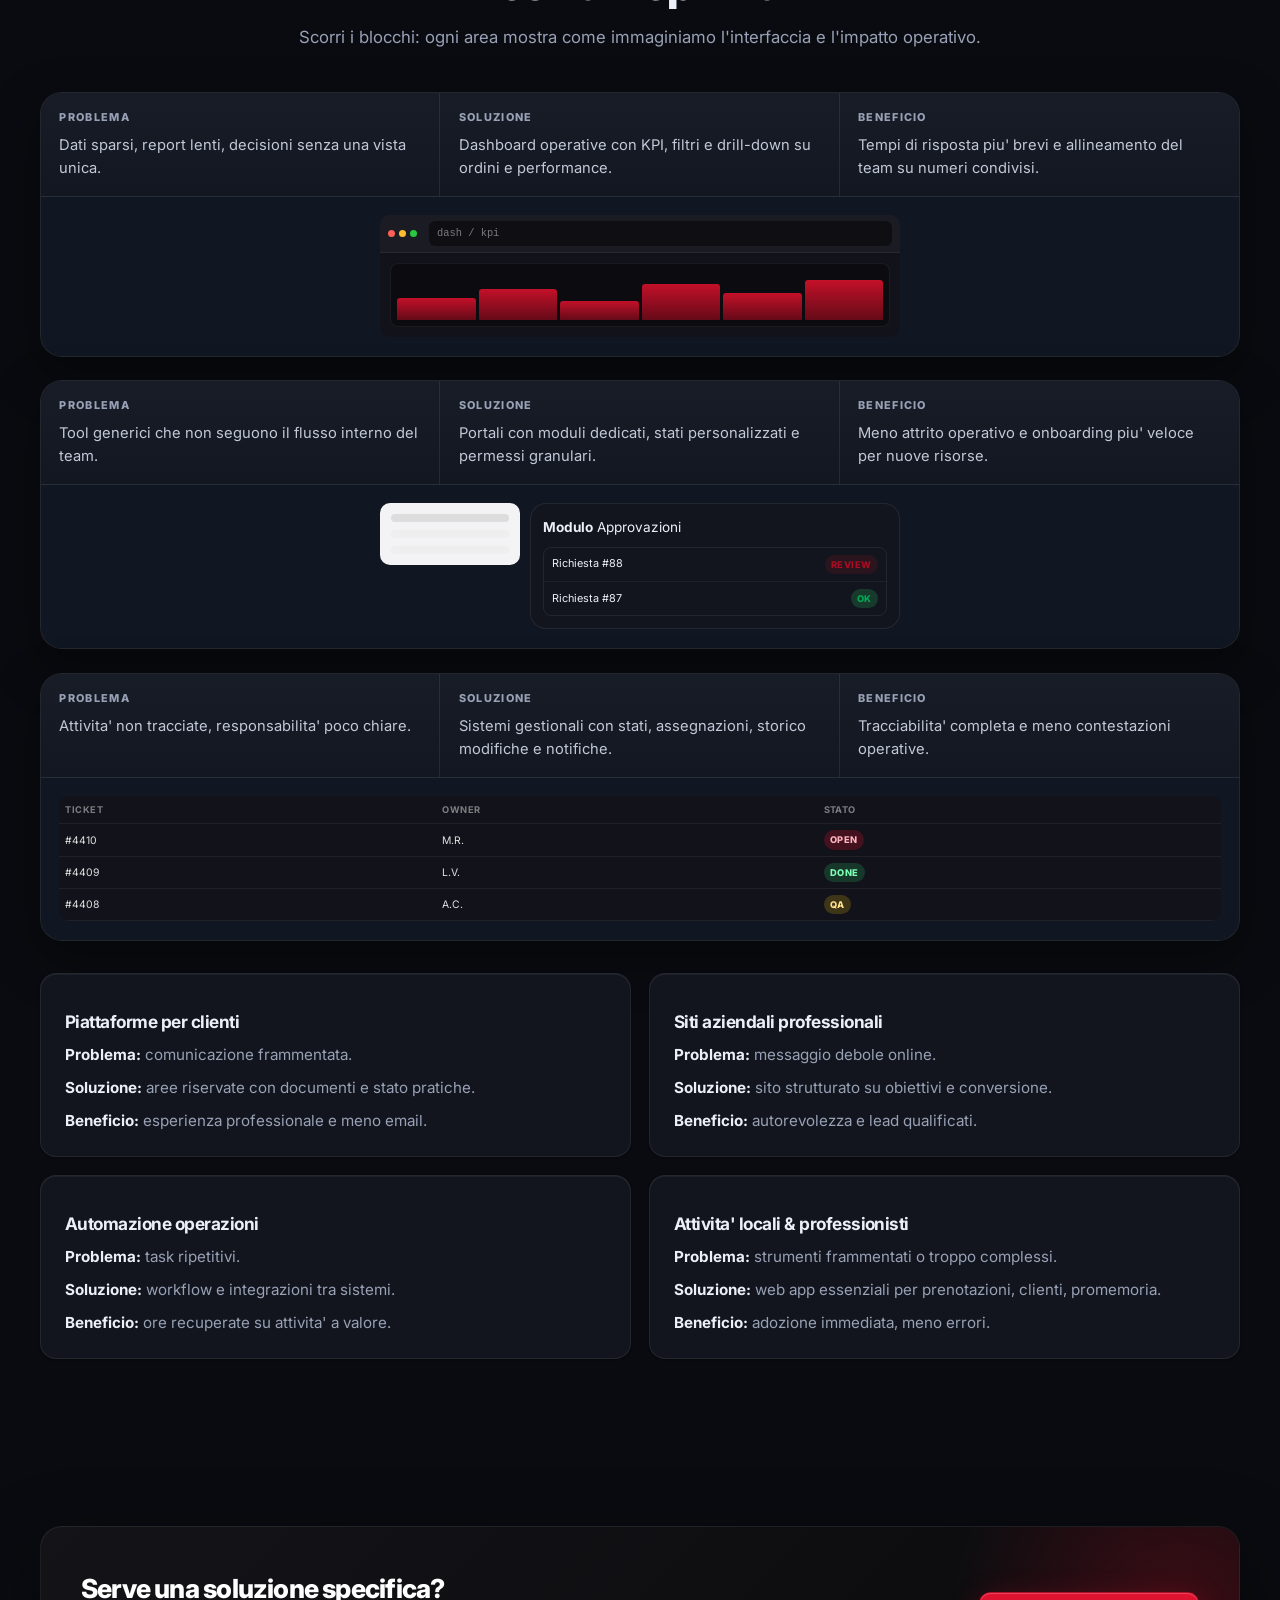
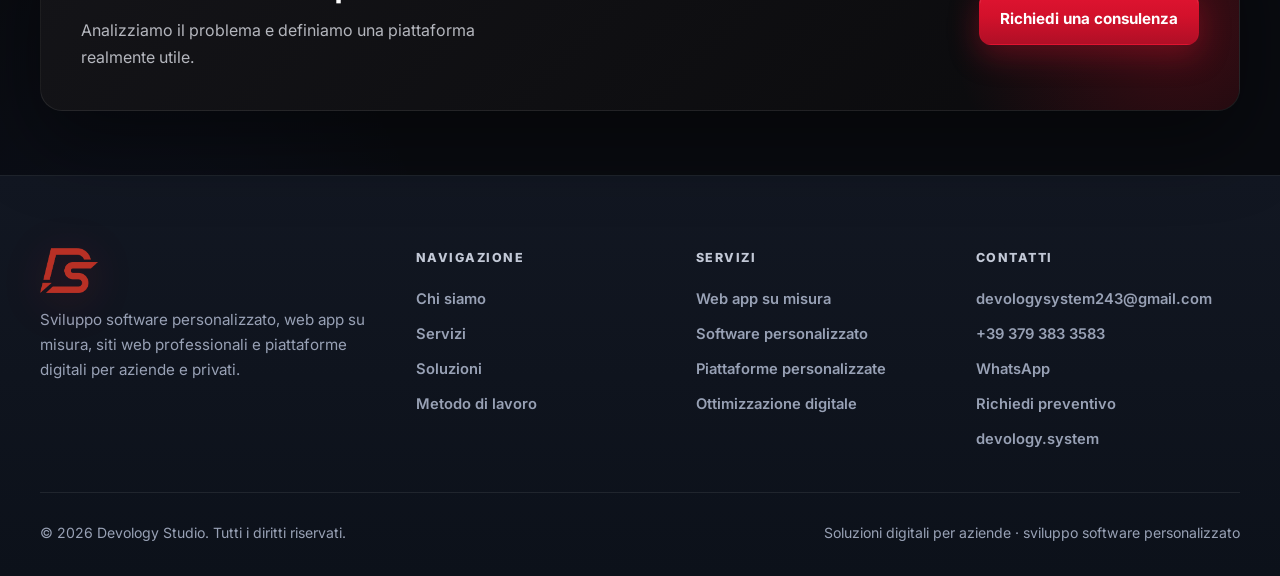
<file: soluzioni.html>
<!doctype html>
<html lang="it">
  <head>
    <meta charset="UTF-8" />
    <meta name="viewport" content="width=device-width, initial-scale=1.0" />
    <title>Soluzioni digitali personalizzate | Devology Studio</title>
    <meta
      name="description"
      content="Devology Studio realizza dashboard operative, portali personalizzati, sistemi gestionali e piattaforme digitali su misura per aziende e professionisti."
    />
    <link rel="preconnect" href="https://fonts.googleapis.com" />
    <link rel="preconnect" href="https://fonts.gstatic.com" crossorigin />
    <link
      href="https://fonts.googleapis.com/css2?family=Inter:wght@400;500;600;700;800;900&display=swap"
      rel="stylesheet"
    />
    <link rel="stylesheet" href="styles.css" />
  </head>
  <body>
    <header class="site-header">
      <div class="container header-inner">
        <a class="logo" href="index.html">
          <span class="logo-mark" aria-hidden="true">DV</span>
          Devology <span>Studio</span>
        </a>
        <button class="menu-toggle" type="button" data-menu-toggle aria-label="Apri menu">
          <svg viewBox="0 0 24 24" fill="none" stroke="currentColor" stroke-width="2">
            <path d="M3 6h18M3 12h18M3 18h18"></path>
          </svg>
        </button>
        <nav class="main-nav" data-nav>
          <a href="index.html">Home</a>
          <a href="chi-siamo.html">Chi siamo</a>
          <a href="servizi.html">Servizi</a>
          <a class="active" href="soluzioni.html">Soluzioni</a>
          <a href="metodo.html">Metodo di lavoro</a>
          <a href="contatti.html">Contatti</a>
          <a class="btn btn-primary" href="contatti.html">Richiedi preventivo</a>
        </nav>
      </div>
    </header>

    <main>
      <section class="page-hero page-hero--split">
        <div class="container">
          <div data-reveal>
            <span class="pill">Catalogo soluzioni</span>
            <h1 class="display" style="margin: 1rem 0">
              Soluzioni digitali progettate intorno a problemi concreti
            </h1>
            <p class="section-lead">
              Qui trovi esempi di sistemi che costruiamo: non template generici, ma interfacce e flussi
              pensati per il tuo modo di lavorare. Ogni blocco collega problema, risposta tecnica e
              risultato sul campo.
            </p>
          </div>
          <div class="page-hero__visual" data-reveal>
            <div class="page-hero__glow" aria-hidden="true"></div>
            <div class="laptop-mockup">
              <div class="laptop-mockup__lid">
                <div class="laptop-mockup__camera" aria-hidden="true"></div>
                <div class="laptop-mockup__screen">
                  <div class="ui-browser">
                    <div class="ui-browser__bar">
                      <div class="ui-browser__dots" aria-hidden="true"><span></span><span></span><span></span></div>
                      <div class="ui-browser__url">solutions.devology.system / hub</div>
                    </div>
                    <div class="ui-browser__body">
                      <div class="ui-browser__grid-2">
                        <div class="ui-stat"><span>Portali</span><strong>3</strong></div>
                        <div class="ui-stat"><span>Uptime</span><strong>99.9%</strong></div>
                      </div>
                      <div class="ui-activity">
                        <div class="ui-activity__row"><span>Cliente · Area riservata</span><span class="ui-badge ui-badge--ok">Attivo</span></div>
                        <div class="ui-activity__row"><span>Dashboard ops</span><span class="ui-badge ui-badge--live">Live</span></div>
                        <div class="ui-activity__row"><span>Export mensile</span><span class="ui-badge ui-badge--warn">Sched</span></div>
                      </div>
                    </div>
                  </div>
                </div>
              </div>
              <div class="laptop-mockup__hinge" aria-hidden="true"></div>
              <div class="laptop-mockup__base" aria-hidden="true"></div>
            </div>
          </div>
        </div>
      </section>

      <!-- Dark wow: piattaforma centrale -->
      <section class="showcase-product dark">
        <div class="showcase-product__bg" aria-hidden="true"></div>
        <div class="showcase-product__grid" aria-hidden="true"></div>
        <div class="container">
          <div class="showcase-product__head" data-reveal>
            <p class="section-kicker">Ecosistema digitale</p>
            <h2 class="section-title">Un'unica piattaforma, molte aree operative</h2>
            <p class="section-lead">
              Portali clienti, back-office e automazioni possono convivere in un architettura coerente:
              permessi, audit e dati allineati — meno duplicazioni, piu' controllo.
            </p>
          </div>
          <div class="showcase-layout">
            <div class="showcase-feature" data-reveal>
              <div class="feature-pill">
                <svg viewBox="0 0 24 24" fill="none" stroke="currentColor" stroke-width="2"><path d="M3 3v18h18"></path><path d="M18 17V9M13 17V5M8 17v-3"></path></svg>
                KPI unificati
              </div>
              <div class="feature-pill">
                <svg viewBox="0 0 24 24" fill="none" stroke="currentColor" stroke-width="2"><path d="M12 22s8-4 8-10V5l-8-3-8 3v7c0 6 8 10 8 10z"></path></svg>
                Policy e ruoli
              </div>
            </div>
            <div class="showcase-mockup-wrap" data-reveal>
              <div class="showcase-mockup">
                <div class="showcase-mockup__top">
                  <span>Devology Hub</span>
                  <span style="color: #6fe3b1; font-size: 0.7rem">● Connected</span>
                </div>
                <div class="showcase-mockup__screen">
                  <div class="showcase-cell showcase-cell--wide">
                    <h5>Panoramica soluzioni</h5>
                    <div class="fake-rows"><span></span><span></span><span></span></div>
                  </div>
                  <div class="showcase-cell">
                    <h5>Clienti</h5>
                    <div class="fake-rows"><span></span><span></span></div>
                  </div>
                  <div class="showcase-cell">
                    <h5>Automazioni</h5>
                    <div class="fake-rows"><span></span><span></span></div>
                  </div>
                </div>
              </div>
            </div>
            <div class="showcase-feature showcase-feature--right" data-reveal>
              <div class="feature-pill">
                <svg viewBox="0 0 24 24" fill="none" stroke="currentColor" stroke-width="2"><rect x="3" y="11" width="18" height="11" rx="2"></rect><path d="M7 11V7a5 5 0 0 1 10 0v4"></path></svg>
                SSO / sessioni
              </div>
              <div class="feature-pill">
                <svg viewBox="0 0 24 24" fill="none" stroke="currentColor" stroke-width="2"><path d="M13 2L3 14h9l-1 8 10-12h-9l1-8z"></path></svg>
                Workflow
              </div>
            </div>
          </div>
        </div>
      </section>

      <section class="section section--solutions-detail">
        <div class="container">
          <div class="section-header-center" data-reveal>
            <p class="section-kicker">Dettaglio</p>
            <h2 class="section-title">Problema, soluzione, beneficio — con anteprima</h2>
            <p class="section-lead">
              Scorri i blocchi: ogni area mostra come immaginiamo l'interfaccia e l'impatto operativo.
            </p>
          </div>

          <article class="psb-showcase" data-reveal>
            <div class="psb-showcase__header">
              <div class="psb-showcase__cell">
                <div class="psb-showcase__label">Problema</div>
                <p>Dati sparsi, report lenti, decisioni senza una vista unica.</p>
              </div>
              <div class="psb-showcase__cell">
                <div class="psb-showcase__label">Soluzione</div>
                <p>Dashboard operative con KPI, filtri e drill-down su ordini e performance.</p>
              </div>
              <div class="psb-showcase__cell">
                <div class="psb-showcase__label">Beneficio</div>
                <p>Tempi di risposta piu' brevi e allineamento del team su numeri condivisi.</p>
              </div>
            </div>
            <div class="psb-showcase__body">
              <div class="ui-browser" style="border-radius: 10px; overflow: hidden; max-width: 520px; margin: 0 auto">
                <div class="ui-browser__bar">
                  <div class="ui-browser__dots" aria-hidden="true"><span></span><span></span><span></span></div>
                  <div class="ui-browser__url">dash / kpi</div>
                </div>
                <div class="ui-browser__body">
                  <div class="ui-line-chart" aria-hidden="true" style="height: 64px">
                    <div class="ui-line-chart__bar" style="height: 45%"></div>
                    <div class="ui-line-chart__bar" style="height: 62%"></div>
                    <div class="ui-line-chart__bar" style="height: 38%"></div>
                    <div class="ui-line-chart__bar" style="height: 72%"></div>
                    <div class="ui-line-chart__bar" style="height: 55%"></div>
                    <div class="ui-line-chart__bar" style="height: 80%"></div>
                  </div>
                </div>
              </div>
            </div>
          </article>

          <article class="psb-showcase" data-reveal>
            <div class="psb-showcase__header">
              <div class="psb-showcase__cell">
                <div class="psb-showcase__label">Problema</div>
                <p>Tool generici che non seguono il flusso interno del team.</p>
              </div>
              <div class="psb-showcase__cell">
                <div class="psb-showcase__label">Soluzione</div>
                <p>Portali con moduli dedicati, stati personalizzati e permessi granulari.</p>
              </div>
              <div class="psb-showcase__cell">
                <div class="psb-showcase__label">Beneficio</div>
                <p>Meno attrito operativo e onboarding piu' veloce per nuove risorse.</p>
              </div>
            </div>
            <div class="psb-showcase__body">
              <div style="max-width: 520px; margin: 0 auto; display: grid; grid-template-columns: 140px 1fr; gap: 10px; align-items: start">
                <div style="background: #f3f3f5; border-radius: 10px; padding: 10px; border: 1px solid var(--border)">
                  <div style="height: 8px; background: #ddd; border-radius: 4px; margin-bottom: 8px"></div>
                  <div style="height: 8px; background: #eee; border-radius: 4px; margin-bottom: 8px"></div>
                  <div style="height: 8px; background: #eee; border-radius: 4px"></div>
                </div>
                <div class="card" style="box-shadow: none; margin: 0; padding: 12px">
                  <p style="font-size: 0.85rem; margin: 0 0 8px; color: var(--text)"><strong>Modulo</strong> Approvazioni</p>
                  <div class="ui-activity">
                    <div class="ui-activity__row" style="color: var(--text)"><span>Richiesta #88</span><span class="ui-badge ui-badge--warn" style="color: var(--accent-dark); background: var(--accent-soft)">Review</span></div>
                    <div class="ui-activity__row" style="color: var(--text)"><span>Richiesta #87</span><span class="ui-badge ui-badge--ok" style="color: #0a5">OK</span></div>
                  </div>
                </div>
              </div>
            </div>
          </article>

          <article class="psb-showcase" data-reveal>
            <div class="psb-showcase__header">
              <div class="psb-showcase__cell">
                <div class="psb-showcase__label">Problema</div>
                <p>Attivita' non tracciate, responsabilita' poco chiare.</p>
              </div>
              <div class="psb-showcase__cell">
                <div class="psb-showcase__label">Soluzione</div>
                <p>Sistemi gestionali con stati, assegnazioni, storico modifiche e notifiche.</p>
              </div>
              <div class="psb-showcase__cell">
                <div class="psb-showcase__label">Beneficio</div>
                <p>Tracciabilita' completa e meno contestazioni operative.</p>
              </div>
            </div>
            <div class="psb-showcase__body">
              <table class="ui-mini-table" style="max-width: 100%; background: #12121a; color: #e8e9ed; border-radius: 10px; overflow: hidden; display: table">
                <thead>
                  <tr><th>Ticket</th><th>Owner</th><th>Stato</th></tr>
                </thead>
                <tbody>
                  <tr><td>#4410</td><td>M.R.</td><td><span class="ui-badge ui-badge--live">Open</span></td></tr>
                  <tr><td>#4409</td><td>L.V.</td><td><span class="ui-badge ui-badge--ok">Done</span></td></tr>
                  <tr><td>#4408</td><td>A.C.</td><td><span class="ui-badge ui-badge--warn">QA</span></td></tr>
                </tbody>
              </table>
            </div>
          </article>

          <div class="grid-2 solutions-cards-grid" style="margin-top: 2rem">
            <article class="card" data-reveal>
              <h3>Piattaforme per clienti</h3>
              <p><strong style="color: var(--text)">Problema:</strong> comunicazione frammentata.</p>
              <p style="margin-top: 0.5rem"><strong style="color: var(--text)">Soluzione:</strong> aree riservate con documenti e stato pratiche.</p>
              <p style="margin-top: 0.5rem"><strong style="color: var(--text)">Beneficio:</strong> esperienza professionale e meno email.</p>
            </article>
            <article class="card" data-reveal>
              <h3>Siti aziendali professionali</h3>
              <p><strong style="color: var(--text)">Problema:</strong> messaggio debole online.</p>
              <p style="margin-top: 0.5rem"><strong style="color: var(--text)">Soluzione:</strong> sito strutturato su obiettivi e conversione.</p>
              <p style="margin-top: 0.5rem"><strong style="color: var(--text)">Beneficio:</strong> autorevolezza e lead qualificati.</p>
            </article>
            <article class="card" data-reveal>
              <h3>Automazione operazioni</h3>
              <p><strong style="color: var(--text)">Problema:</strong> task ripetitivi.</p>
              <p style="margin-top: 0.5rem"><strong style="color: var(--text)">Soluzione:</strong> workflow e integrazioni tra sistemi.</p>
              <p style="margin-top: 0.5rem"><strong style="color: var(--text)">Beneficio:</strong> ore recuperate su attivita' a valore.</p>
            </article>
            <article class="card" data-reveal>
              <h3>Attivita' locali &amp; professionisti</h3>
              <p><strong style="color: var(--text)">Problema:</strong> strumenti frammentati o troppo complessi.</p>
              <p style="margin-top: 0.5rem"><strong style="color: var(--text)">Soluzione:</strong> web app essenziali per prenotazioni, clienti, promemoria.</p>
              <p style="margin-top: 0.5rem"><strong style="color: var(--text)">Beneficio:</strong> adozione immediata, meno errori.</p>
            </article>
          </div>
        </div>
      </section>

      <section class="section-sm">
        <div class="container">
          <div class="cta-band" data-reveal>
            <div>
              <h3>Serve una soluzione specifica?</h3>
              <p>Analizziamo il problema e definiamo una piattaforma realmente utile.</p>
            </div>
            <a class="btn btn-primary" href="contatti.html">Richiedi una consulenza</a>
          </div>
        </div>
      </section>
    </main>

    <footer class="footer">
      <div class="container footer-grid">
        <div class="footer-brand">
          <a class="logo" href="index.html">
            <span class="logo-mark" aria-hidden="true">DV</span>
            Devology <span>Studio</span>
          </a>
          <p>
            Sviluppo software personalizzato, web app su misura, siti web professionali e piattaforme
            digitali per aziende e privati.
          </p>
        </div>
        <div class="footer-col">
          <h4>Navigazione</h4>
          <ul>
            <li><a href="chi-siamo.html">Chi siamo</a></li>
            <li><a href="servizi.html">Servizi</a></li>
            <li><a href="soluzioni.html">Soluzioni</a></li>
            <li><a href="metodo.html">Metodo di lavoro</a></li>
          </ul>
        </div>
        <div class="footer-col">
          <h4>Servizi</h4>
          <ul>
            <li><a href="servizi.html">Web app su misura</a></li>
            <li><a href="servizi.html">Software personalizzato</a></li>
            <li><a href="servizi.html">Piattaforme personalizzate</a></li>
            <li><a href="servizi.html">Ottimizzazione digitale</a></li>
          </ul>
        </div>
        <div class="footer-col">
          <h4>Contatti</h4>
          <ul>
            <li><a href="mailto:devologysystem243@gmail.com">devologysystem243@gmail.com</a></li>
            <li><a href="tel:+393793833583">+39 379 383 3583</a></li>
            <li><a href="https://wa.me/393793833583?text=Ciao%20Devology%20Studio%2C%20vorrei%20informazioni%20sul%20vostro%20servizio." target="_blank" rel="noopener noreferrer">WhatsApp</a></li>
            <li><a href="contatti.html">Richiedi preventivo</a></li>
            <li><a href="https://devology.system" target="_blank" rel="noopener">devology.system</a></li>
          </ul>
        </div>
      </div>
      <div class="container footer-bottom">
        <span>&copy; <span id="year"></span> Devology Studio. Tutti i diritti riservati.</span>
        <span class="muted">Soluzioni digitali per aziende · sviluppo software personalizzato</span>
      </div>
    </footer>
    <script src="script.js"></script>
  </body>
</html>
</file>
<file: styles.css>
:root {
  --bg: #090b10;
  --bg-elevated: #12151d;
  --text: #eceff8;
  --text-soft: #c2c8d6;
  --muted: #98a1b5;
  --surface: #0f131c;
  --border: rgba(255, 255, 255, 0.08);
  --border-strong: rgba(255, 255, 255, 0.14);
  --accent: #d3112b;
  --accent-soft: rgba(211, 17, 43, 0.12);
  --accent-glow: rgba(211, 17, 43, 0.35);
  --accent-dark: #a70d22;
  --premium: #0c0c0e;
  --premium-2: #12121a;
  --radius: 16px;
  --radius-lg: 22px;
  --shadow-sm: 0 1px 0 rgba(255, 255, 255, 0.05) inset, 0 1px 2px rgba(0, 0, 0, 0.35);
  --shadow-md: 0 18px 50px rgba(0, 0, 0, 0.35);
  --shadow-lg: 0 28px 80px rgba(0, 0, 0, 0.45);
  --shadow-card-hover: 0 24px 60px rgba(0, 0, 0, 0.5);
  --container: 1200px;
  --ease-out: cubic-bezier(0.22, 1, 0.36, 1);
  --font: "Inter", system-ui, -apple-system, sans-serif;
}

*,
*::before,
*::after {
  box-sizing: border-box;
}

html {
  scroll-behavior: smooth;
}

body {
  margin: 0;
  font-family: var(--font);
  color: var(--text);
  background: var(--bg);
  line-height: 1.65;
  font-size: 1rem;
  -webkit-font-smoothing: antialiased;
}

html.js body {
  opacity: 0;
  transform: translateY(6px);
  transition: opacity 0.45s var(--ease-out), transform 0.45s var(--ease-out);
}

html.js body.page-ready {
  opacity: 1;
  transform: translateY(0);
}

a {
  color: inherit;
  text-decoration: none;
}

img {
  max-width: 100%;
  display: block;
}

.container {
  width: min(100% - 2.5rem, var(--container));
  margin-inline: auto;
}

.container--narrow {
  width: min(100% - 2.5rem, 880px);
}

/* —— Typography —— */
h1,
h2,
h3 {
  letter-spacing: -0.03em;
  font-weight: 800;
}

.display {
  font-size: clamp(2.35rem, 1.1rem + 4vw, 3.85rem);
  line-height: 1.05;
  font-weight: 800;
  letter-spacing: -0.035em;
  margin: 0;
}

.section-title {
  font-size: clamp(1.85rem, 1.1rem + 2.2vw, 2.75rem);
  line-height: 1.12;
  letter-spacing: -0.03em;
  margin: 0 0 0.85rem;
  font-weight: 800;
}

.section-lead {
  margin: 0;
  color: var(--muted);
  max-width: 68ch;
  font-size: 1.05rem;
  line-height: 1.7;
}

.section-kicker {
  font-size: 0.78rem;
  font-weight: 700;
  letter-spacing: 0.14em;
  text-transform: uppercase;
  color: var(--accent);
  margin: 0 0 0.65rem;
}

.section {
  padding: clamp(4rem, 8vw, 6.5rem) 0;
  position: relative;
}

.section-sm {
  padding: clamp(2.5rem, 5vw, 4rem) 0;
}

.section--surface {
  background: linear-gradient(180deg, #0f131c 0%, #0b0f17 100%);
}

/* —— Pills & badges —— */
.pill {
  display: inline-flex;
  align-items: center;
  gap: 0.5rem;
  padding: 0.45rem 1rem;
  border-radius: 999px;
  background: linear-gradient(135deg, rgba(211, 17, 43, 0.22) 0%, rgba(211, 17, 43, 0.1) 100%);
  border: 1px solid rgba(211, 17, 43, 0.32);
  color: #ffc7cf;
  font-size: 0.75rem;
  font-weight: 700;
  letter-spacing: 0.08em;
  text-transform: uppercase;
}

.pill svg {
  width: 14px;
  height: 14px;
  flex-shrink: 0;
}

.trust-badges {
  display: flex;
  flex-wrap: wrap;
  gap: 0.65rem;
  margin-top: 1.75rem;
}

.trust-badge {
  display: inline-flex;
  align-items: center;
  gap: 0.45rem;
  padding: 0.5rem 0.85rem;
  border-radius: 999px;
  background: var(--bg-elevated);
  border: 1px solid var(--border);
  font-size: 0.82rem;
  font-weight: 600;
  color: var(--text-soft);
  box-shadow: var(--shadow-sm);
}

.trust-badge svg {
  width: 16px;
  height: 16px;
  color: var(--accent);
}

/* —— Header premium —— */
.site-header {
  position: sticky;
  top: 0;
  z-index: 50;
  border-bottom: 1px solid var(--border);
  background: rgba(9, 11, 16, 0.82);
  backdrop-filter: blur(14px) saturate(1.2);
  -webkit-backdrop-filter: blur(14px) saturate(1.2);
}

.header-inner {
  min-height: 78px;
  display: flex;
  align-items: center;
  justify-content: space-between !important;
  flex-wrap: nowrap;
  gap: 1rem;
}

.logo {
  order: 0;
  margin: 0;
  flex: 0 0 auto;
  display: inline-flex;
  align-items: center;
  gap: 0;
  line-height: 1;
}

.logo-image {
  width: clamp(42px, 5vw, 58px);
  max-height: 58px;
  height: auto;
  object-fit: contain;
  filter: drop-shadow(0 8px 20px rgba(211, 17, 43, 0.22));
  transition: transform 0.3s var(--ease-out), filter 0.3s var(--ease-out);
}

.logo-text {
  display: none;
}

.logo span {
  color: var(--accent);
}

.logo:hover .logo-image {
  transform: translateY(-1px) scale(1.02);
  filter: drop-shadow(0 12px 28px rgba(211, 17, 43, 0.4));
}

.menu-toggle {
  border: 1px solid var(--border-strong);
  background: var(--bg-elevated);
  color: #fff;
  border-radius: 12px;
  width: 44px;
  height: 44px;
  display: none;
  align-items: center;
  justify-content: center;
  cursor: pointer;
  transition: border-color 0.2s var(--ease-out), box-shadow 0.2s;
}

.menu-toggle:hover {
  border-color: rgba(211, 17, 43, 0.35);
  box-shadow: 0 0 0 3px var(--accent-soft);
}

.menu-toggle svg {
  width: 20px;
  height: 20px;
}

.main-nav {
  order: 0;
  flex: 0 1 auto;
  margin-left: auto;
  display: flex;
  align-items: center;
  justify-content: flex-end !important;
  gap: 0.35rem;
}

.main-nav a:not(.btn) {
  position: relative;
  font-weight: 600;
  font-size: 0.92rem;
  color: rgba(255, 255, 255, 0.9);
  padding: 0.5rem 0.75rem;
  border-radius: 10px;
  transition: color 0.2s, background 0.2s, opacity 0.2s;
}

.main-nav a:not(.btn):hover {
  color: #fff;
  background: rgba(211, 17, 43, 0.12);
}

.main-nav a:not(.btn).active {
  color: #fff;
  background: rgba(211, 17, 43, 0.12);
}

.main-nav a:not(.btn)::after {
  content: "";
  position: absolute;
  left: 0.75rem;
  right: 0.75rem;
  bottom: 0.18rem;
  height: 2px;
  border-radius: 999px;
  background: linear-gradient(90deg, #ff2848 0%, #d3112b 100%);
  transform: scaleX(0);
  transform-origin: center;
  transition: transform 0.22s var(--ease-out);
}

.main-nav a:not(.btn).active::after {
  transform: scaleX(1);
}

.main-nav .btn {
  margin-left: 0.6rem !important;
}

/* —— Buttons —— */
.btn {
  display: inline-flex;
  align-items: center;
  justify-content: center;
  gap: 0.5rem;
  border: 1px solid transparent;
  border-radius: 12px;
  padding: 0.82rem 1.25rem;
  font-weight: 700;
  font-size: 0.95rem;
  cursor: pointer;
  transition: transform 0.25s var(--ease-out), box-shadow 0.25s var(--ease-out),
    background 0.2s, border-color 0.2s;
}

.btn svg {
  width: 18px;
  height: 18px;
}

.btn-primary {
  background: linear-gradient(180deg, #e01431 0%, var(--accent) 45%, #b00f26 100%);
  color: #fff;
  box-shadow: 0 10px 30px rgba(211, 17, 43, 0.35), 0 1px 0 rgba(255, 255, 255, 0.2) inset;
}

.btn-primary:hover {
  transform: translateY(-2px);
  box-shadow: 0 16px 40px rgba(211, 17, 43, 0.45), 0 1px 0 rgba(255, 255, 255, 0.2) inset;
}

.btn-secondary {
  border-color: var(--border-strong);
  background: var(--bg-elevated);
  color: var(--text);
  box-shadow: var(--shadow-sm);
}

.btn-secondary:hover {
  border-color: rgba(211, 17, 43, 0.25);
  transform: translateY(-1px);
}

.btn-ghost {
  background: transparent;
  border-color: rgba(255, 255, 255, 0.2);
  color: #fff;
}

.btn-ghost:hover {
  background: rgba(255, 255, 255, 0.08);
  border-color: rgba(255, 255, 255, 0.35);
}

/* —— Hero premium —— */
.hero-premium {
  position: relative;
  padding: clamp(5rem, 12vw, 8rem) 0 clamp(3.5rem, 8vw, 5.5rem);
  overflow: hidden;
}

.hero-premium__bg {
  position: absolute;
  inset: 0;
  pointer-events: none;
}

.hero-premium__grid-pattern {
  position: absolute;
  inset: -20% -10% auto -10%;
  height: 85%;
  background-image: linear-gradient(rgba(12, 12, 18, 0.04) 1px, transparent 1px),
    linear-gradient(90deg, rgba(12, 12, 18, 0.04) 1px, transparent 1px);
  background-size: 48px 48px;
  mask-image: radial-gradient(ellipse 80% 60% at 50% 0%, #000 30%, transparent 75%);
  -webkit-mask-image: radial-gradient(ellipse 80% 60% at 50% 0%, #000 30%, transparent 75%);
}

.hero-premium__gradient {
  position: absolute;
  inset: 0;
  background: radial-gradient(ellipse 90% 70% at 70% -10%, rgba(211, 17, 43, 0.2) 0%, transparent 55%),
    radial-gradient(ellipse 60% 50% at 10% 30%, rgba(86, 114, 184, 0.12) 0%, transparent 52%),
    linear-gradient(180deg, #0f131c 0%, #0b0f17 50%, #090b10 100%);
}

.hero-premium__glow {
  position: absolute;
  width: min(520px, 90vw);
  height: min(520px, 90vw);
  right: -8%;
  top: 10%;
  background: radial-gradient(circle, rgba(211, 17, 43, 0.18) 0%, transparent 65%);
  filter: blur(2px);
  animation: glow-pulse 8s ease-in-out infinite;
}

@keyframes glow-pulse {
  0%,
  100% {
    opacity: 0.85;
    transform: scale(1);
  }
  50% {
    opacity: 1;
    transform: scale(1.05);
  }
}

.hero-premium__inner {
  position: relative;
  z-index: 1;
  display: grid;
  gap: clamp(2rem, 5vw, 4rem);
  grid-template-columns: 1.05fr 0.95fr;
  align-items: center;
}

.hero-premium__copy p {
  margin: 0 0 1.75rem;
  color: var(--text-soft);
  font-size: clamp(1.02rem, 0.95rem + 0.35vw, 1.2rem);
  max-width: 54ch;
  line-height: 1.75;
}

.hero-actions {
  display: flex;
  flex-wrap: wrap;
  gap: 0.85rem;
}

/* —— Mockup showcase —— */
.mockup-showcase {
  position: relative;
  min-height: 420px;
  perspective: 1200px;
}

.mockup-browser {
  position: relative;
  border-radius: var(--radius-lg);
  background: linear-gradient(165deg, #1a1a22 0%, #0e0e12 100%);
  border: 1px solid rgba(255, 255, 255, 0.1);
  box-shadow: var(--shadow-lg), 0 0 0 1px rgba(255, 255, 255, 0.04) inset,
    0 40px 100px rgba(0, 0, 0, 0.35);
  overflow: hidden;
  transform: rotateY(-4deg) rotateX(3deg);
  animation: mockup-tilt 10s ease-in-out infinite;
}

@keyframes mockup-tilt {
  0%,
  100% {
    transform: rotateY(-4deg) rotateX(3deg);
  }
  50% {
    transform: rotateY(-2deg) rotateX(1deg);
  }
}

.mockup-browser__chrome {
  display: flex;
  align-items: center;
  gap: 0.5rem;
  padding: 0.65rem 1rem;
  background: rgba(255, 255, 255, 0.04);
  border-bottom: 1px solid rgba(255, 255, 255, 0.06);
}

.mockup-browser__dots {
  display: flex;
  gap: 6px;
}

.mockup-browser__dots span {
  width: 10px;
  height: 10px;
  border-radius: 50%;
  background: #3a3a44;
}

.mockup-browser__dots span:nth-child(1) {
  background: #ff5f57;
}
.mockup-browser__dots span:nth-child(2) {
  background: #febc2e;
}
.mockup-browser__dots span:nth-child(3) {
  background: #28c840;
}

.mockup-browser__url {
  flex: 1;
  margin-left: 0.5rem;
  padding: 0.35rem 0.75rem;
  border-radius: 8px;
  background: rgba(0, 0, 0, 0.35);
  font-size: 0.72rem;
  color: rgba(255, 255, 255, 0.45);
  font-family: ui-monospace, monospace;
}

.mockup-dashboard {
  display: grid;
  grid-template-columns: 72px 1fr;
  gap: 0;
  min-height: 280px;
}

.mockup-sidebar {
  padding: 0.85rem 0.5rem;
  background: rgba(0, 0, 0, 0.35);
  border-right: 1px solid rgba(255, 255, 255, 0.06);
  display: flex;
  flex-direction: column;
  gap: 0.45rem;
  align-items: center;
}

.mockup-sidebar__item {
  width: 36px;
  height: 36px;
  border-radius: 10px;
  background: rgba(255, 255, 255, 0.06);
  border: 1px solid rgba(255, 255, 255, 0.05);
}

.mockup-sidebar__item--active {
  background: rgba(211, 17, 43, 0.25);
  border-color: rgba(211, 17, 43, 0.45);
}

.mockup-main {
  padding: 1rem;
  display: flex;
  flex-direction: column;
  gap: 0.85rem;
}

.mockup-toolbar {
  display: flex;
  justify-content: space-between;
  align-items: center;
}

.mockup-toolbar h4 {
  margin: 0;
  font-size: 0.82rem;
  font-weight: 700;
  color: rgba(255, 255, 255, 0.9);
}

.mockup-pill {
  font-size: 0.65rem;
  font-weight: 700;
  text-transform: uppercase;
  letter-spacing: 0.08em;
  padding: 0.3rem 0.55rem;
  border-radius: 6px;
  background: rgba(211, 17, 43, 0.25);
  color: #ffb3be;
}

.mockup-grid-cards {
  display: grid;
  grid-template-columns: repeat(3, 1fr);
  gap: 0.5rem;
}

.mockup-mini-card {
  background: rgba(255, 255, 255, 0.05);
  border: 1px solid rgba(255, 255, 255, 0.08);
  border-radius: 10px;
  padding: 0.55rem;
}

.mockup-mini-card span {
  display: block;
  height: 4px;
  border-radius: 2px;
  background: rgba(255, 255, 255, 0.12);
  margin-bottom: 6px;
  width: 60%;
}

.mockup-mini-card strong {
  font-size: 1.1rem;
  color: #fff;
  display: block;
  margin-bottom: 2px;
}

.mockup-mini-card small {
  font-size: 0.62rem;
  color: rgba(255, 255, 255, 0.45);
}

.mockup-chart {
  display: flex;
  align-items: flex-end;
  gap: 4px;
  height: 64px;
  padding: 0.5rem;
  background: rgba(0, 0, 0, 0.25);
  border-radius: 10px;
  border: 1px solid rgba(255, 255, 255, 0.06);
}

.mockup-chart__bar {
  flex: 1;
  border-radius: 4px 4px 2px 2px;
  background: linear-gradient(180deg, var(--accent) 0%, #7a0a1d 100%);
  opacity: 0.9;
}

.mockup-chart__bar:nth-child(2) {
  height: 45%;
}
.mockup-chart__bar:nth-child(4) {
  height: 72%;
}
.mockup-chart__bar:nth-child(1) {
  height: 55%;
}
.mockup-chart__bar:nth-child(3) {
  height: 38%;
}
.mockup-chart__bar:nth-child(5) {
  height: 62%;
}

.mockup-float {
  position: absolute;
  border-radius: 14px;
  background: var(--bg-elevated);
  border: 1px solid var(--border-strong);
  box-shadow: var(--shadow-lg);
  padding: 0.85rem 1rem;
  max-width: 200px;
  animation: float-y 5.5s ease-in-out infinite;
}

.mockup-float--1 {
  top: -6%;
  right: -4%;
  animation-delay: 0s;
}

.mockup-float--2 {
  bottom: 8%;
  left: -8%;
  max-width: 220px;
  animation-delay: 1.2s;
  animation-duration: 6.2s;
}

@keyframes float-y {
  0%,
  100% {
    transform: translateY(0);
  }
  50% {
    transform: translateY(-10px);
  }
}

.mockup-float__label {
  font-size: 0.68rem;
  font-weight: 700;
  text-transform: uppercase;
  letter-spacing: 0.1em;
  color: var(--muted);
  margin-bottom: 0.35rem;
}

.mockup-float__value {
  font-size: 1.35rem;
  font-weight: 800;
  letter-spacing: -0.03em;
  color: var(--text);
}

.mockup-float__meta {
  font-size: 0.78rem;
  color: var(--accent);
  font-weight: 700;
  margin-top: 0.25rem;
}

/* —— Impact strip —— */
.impact-strip {
  position: relative;
  margin-top: -1rem;
  padding-bottom: clamp(3rem, 6vw, 5rem);
  z-index: 2;
}

.impact-strip__inner {
  display: grid;
  grid-template-columns: repeat(4, minmax(0, 1fr));
  gap: 1rem;
  padding: 1.5rem;
  border-radius: var(--radius-lg);
  background: var(--bg-elevated);
  border: 1px solid var(--border);
  box-shadow: var(--shadow-md);
}

.impact-metric {
  position: relative;
  padding: 1rem 1.1rem 1rem 1.2rem;
  border-radius: 14px;
  background: linear-gradient(180deg, #181d28 0%, #121722 100%);
  border: 1px solid var(--border);
  border-left: 3px solid var(--accent);
  box-shadow: inset 3px 0 12px rgba(211, 17, 43, 0.12);
  transition: transform 0.35s var(--ease-out), box-shadow 0.35s, border-color 0.35s;
}

.impact-metric:hover {
  transform: translateY(-4px);
  border-left-color: #e81a3a;
  box-shadow: inset 3px 0 16px rgba(211, 17, 43, 0.22), var(--shadow-card-hover);
}

.impact-metric__value {
  font-size: clamp(1.75rem, 1.2rem + 1.5vw, 2.35rem);
  font-weight: 800;
  letter-spacing: -0.04em;
  line-height: 1;
  color: var(--text);
}

.impact-metric__value span {
  color: var(--accent);
}

.impact-metric__label {
  margin-top: 0.5rem;
  font-size: 0.88rem;
  font-weight: 600;
  color: var(--text-soft);
}

.impact-metric__hint {
  margin-top: 0.35rem;
  font-size: 0.8rem;
  color: var(--muted);
  line-height: 1.45;
}

/* —— Editorial split —— */
.editorial-split {
  display: grid;
  gap: 2.5rem;
  grid-template-columns: 1fr 1fr;
  align-items: center;
}

.editorial-visual {
  border-radius: var(--radius-lg);
  background: linear-gradient(145deg, #171c26 0%, #10151f 100%);
  border: 1px solid var(--border);
  padding: 1.75rem;
  box-shadow: var(--shadow-md);
  position: relative;
  overflow: hidden;
}

.editorial-visual::before {
  content: "";
  position: absolute;
  inset: 0;
  background: radial-gradient(circle at 80% 20%, rgba(211, 17, 43, 0.08) 0%, transparent 50%);
  pointer-events: none;
}

.editorial-stack {
  display: flex;
  flex-direction: column;
  gap: 0.75rem;
  position: relative;
  z-index: 1;
}

.stack-card {
  display: flex;
  align-items: center;
  gap: 0.85rem;
  padding: 0.9rem 1rem;
  border-radius: 14px;
  background: #141a24;
  border: 1px solid var(--border);
  box-shadow: 0 8px 24px rgba(0, 0, 0, 0.05);
  transition: transform 0.3s var(--ease-out);
}

.stack-card:hover {
  transform: translateX(6px);
}

.stack-card__icon {
  width: 40px;
  height: 40px;
  border-radius: 12px;
  background: var(--accent-soft);
  display: grid;
  place-items: center;
  color: var(--accent);
  flex-shrink: 0;
}

.stack-card__icon svg {
  width: 20px;
  height: 20px;
}

.stack-card strong {
  display: block;
  font-size: 0.92rem;
}

.stack-card span {
  font-size: 0.8rem;
  color: var(--muted);
}

/* —— Grids —— */
.grid-2,
.grid-3 {
  display: grid;
  gap: 1.15rem;
}

.grid-2 {
  grid-template-columns: repeat(2, minmax(0, 1fr));
}

.grid-3 {
  grid-template-columns: repeat(3, minmax(0, 1fr));
}

/* —— Cards premium —— */
.card {
  background: var(--bg-elevated);
  border: 1px solid var(--border);
  border-radius: var(--radius);
  padding: 1.45rem 1.5rem;
  box-shadow: var(--shadow-sm);
  transition: transform 0.35s var(--ease-out), box-shadow 0.35s var(--ease-out),
    border-color 0.25s;
  position: relative;
}

.card::after {
  content: "";
  position: absolute;
  inset: 0;
  border-radius: inherit;
  pointer-events: none;
  opacity: 0;
  transition: opacity 0.35s;
  box-shadow: 0 0 0 1px rgba(211, 17, 43, 0.15) inset;
}

.card:hover {
  transform: translateY(-6px);
  box-shadow: var(--shadow-card-hover);
  border-color: rgba(211, 17, 43, 0.12);
}

.card:hover::after {
  opacity: 1;
}

.card h2 {
  margin: 0 0 0.85rem;
  font-size: clamp(1.15rem, 1rem + 0.4vw, 1.35rem);
  font-weight: 800;
  letter-spacing: -0.02em;
  line-height: 1.25;
}

.card h3 {
  margin: 0.85rem 0 0.55rem;
  line-height: 1.28;
  font-size: 1.08rem;
  font-weight: 700;
}

.card p {
  margin: 0;
  color: var(--muted);
  font-size: 0.95rem;
  line-height: 1.65;
}

.card-icon {
  width: 48px;
  height: 48px;
  border-radius: 14px;
  display: inline-flex;
  align-items: center;
  justify-content: center;
  background: linear-gradient(145deg, #fff0f3 0%, #ffe4e9 100%);
  border: 1px solid rgba(211, 17, 43, 0.15);
  color: var(--accent);
  box-shadow: 0 6px 16px rgba(211, 17, 43, 0.12);
}

.card-icon svg {
  width: 24px;
  height: 24px;
}

/* Dark sections */
.dark {
  background: var(--premium);
  color: #ececee;
}

.dark .section-lead,
.dark .section-kicker {
  color: #a8abb2;
}

.dark .section-kicker {
  color: #ff7a8a;
}

.dark .section-title {
  color: #fff;
}

.dark .card {
  background: linear-gradient(165deg, #18181d 0%, #121216 100%);
  border-color: rgba(255, 255, 255, 0.08);
  box-shadow: 0 20px 50px rgba(0, 0, 0, 0.45);
}

.dark .card p {
  color: #a9adb5;
}

.dark .card:hover {
  border-color: rgba(211, 17, 43, 0.35);
  box-shadow: 0 28px 60px rgba(0, 0, 0, 0.55), 0 0 40px rgba(211, 17, 43, 0.08);
}

.dark .card-icon {
  background: rgba(211, 17, 43, 0.15);
  border-color: rgba(211, 17, 43, 0.35);
  color: #ff8a9a;
  box-shadow: none;
}

/* —— Showcase product (wow) —— */
.showcase-product {
  position: relative;
  padding: clamp(4.5rem, 10vw, 7rem) 0;
  overflow: hidden;
}

.showcase-product__bg {
  position: absolute;
  inset: 0;
  background: radial-gradient(ellipse 80% 60% at 50% 0%, rgba(211, 17, 43, 0.2) 0%, transparent 55%),
    linear-gradient(180deg, #0a0a0d 0%, #060608 100%);
}

.showcase-product__grid {
  position: absolute;
  inset: 0;
  opacity: 0.35;
  background-image: linear-gradient(rgba(255, 255, 255, 0.04) 1px, transparent 1px),
    linear-gradient(90deg, rgba(255, 255, 255, 0.04) 1px, transparent 1px);
  background-size: 40px 40px;
  mask-image: radial-gradient(ellipse 70% 60% at 50% 30%, #000 20%, transparent 70%);
}

.showcase-product .container {
  position: relative;
  z-index: 1;
}

.showcase-product__head {
  text-align: center;
  max-width: 720px;
  margin: 0 auto 3rem;
}

.showcase-product__head .section-lead {
  margin-inline: auto;
}

.showcase-layout {
  display: grid;
  grid-template-columns: 1fr 1.35fr 1fr;
  gap: 1.25rem;
  align-items: center;
}

.showcase-feature {
  display: flex;
  flex-direction: column;
  gap: 1rem;
}

.showcase-feature--right {
  text-align: right;
}

.showcase-feature--right .feature-pill {
  align-self: flex-end;
}

.feature-pill {
  display: inline-flex;
  align-items: center;
  gap: 0.5rem;
  padding: 0.65rem 0.9rem;
  border-radius: 14px;
  background: rgba(255, 255, 255, 0.04);
  border: 1px solid rgba(255, 255, 255, 0.1);
  color: #d7d8dc;
  font-size: 0.88rem;
  font-weight: 600;
  transition: background 0.3s, transform 0.3s var(--ease-out);
}

.feature-pill:hover {
  background: rgba(211, 17, 43, 0.15);
  border-color: rgba(211, 17, 43, 0.35);
  transform: translateX(4px);
}

.showcase-feature--right .feature-pill:hover {
  transform: translateX(-4px);
}

.feature-pill svg {
  width: 18px;
  height: 18px;
  color: var(--accent);
  flex-shrink: 0;
}

.showcase-mockup-wrap {
  position: relative;
}

.showcase-mockup {
  border-radius: 20px;
  background: linear-gradient(160deg, #1e1e28 0%, #101014 100%);
  border: 1px solid rgba(255, 255, 255, 0.12);
  padding: 1rem;
  box-shadow: 0 40px 100px rgba(0, 0, 0, 0.65), 0 0 0 1px rgba(255, 255, 255, 0.05) inset;
  animation: float-y 7s ease-in-out infinite;
}

.showcase-mockup__top {
  display: flex;
  justify-content: space-between;
  align-items: center;
  margin-bottom: 1rem;
  padding: 0 0.25rem;
}

.showcase-mockup__top span {
  font-size: 0.75rem;
  font-weight: 700;
  color: rgba(255, 255, 255, 0.45);
  text-transform: uppercase;
  letter-spacing: 0.12em;
}

.showcase-mockup__screen {
  border-radius: 12px;
  background: rgba(0, 0, 0, 0.45);
  border: 1px solid rgba(255, 255, 255, 0.08);
  min-height: 220px;
  padding: 1rem;
  display: grid;
  grid-template-columns: 1fr 1fr;
  gap: 0.75rem;
}

.showcase-cell {
  border-radius: 10px;
  background: rgba(255, 255, 255, 0.04);
  border: 1px solid rgba(255, 255, 255, 0.06);
  padding: 0.75rem;
}

.showcase-cell--wide {
  grid-column: span 2;
  min-height: 72px;
  background: linear-gradient(90deg, rgba(211, 17, 43, 0.35) 0%, rgba(211, 17, 43, 0.05) 100%);
}

.showcase-cell h5 {
  margin: 0 0 0.5rem;
  font-size: 0.72rem;
  color: rgba(255, 255, 255, 0.5);
  font-weight: 600;
  text-transform: uppercase;
  letter-spacing: 0.08em;
}

.fake-rows {
  display: flex;
  flex-direction: column;
  gap: 6px;
}

.fake-rows span {
  display: block;
  height: 6px;
  border-radius: 3px;
  background: rgba(255, 255, 255, 0.1);
}

.fake-rows span:nth-child(1) {
  width: 80%;
}
.fake-rows span:nth-child(2) {
  width: 55%;
}
.fake-rows span:nth-child(3) {
  width: 70%;
}

/* —— Audience asymmetric —— */
.audience-layout {
  display: grid;
  grid-template-columns: minmax(0, 1.1fr) minmax(0, 0.9fr);
  gap: 2rem;
  align-items: start;
}

.audience-intro .section-lead {
  max-width: none;
}

.audience-grid {
  display: grid;
  gap: 0.85rem;
}

.audience-card {
  padding: 1.1rem 1.2rem;
  border-radius: 14px;
  background: var(--bg-elevated);
  border: 1px solid var(--border);
  transition: transform 0.3s var(--ease-out), border-color 0.3s;
}

.audience-card:hover {
  transform: translateY(-4px);
  border-color: rgba(211, 17, 43, 0.2);
}

.audience-card h3 {
  margin: 0 0 0.35rem;
  font-size: 1rem;
}

.audience-card p {
  margin: 0;
  font-size: 0.9rem;
  color: var(--muted);
}

/* —— CTA band —— */
.cta-band {
  border-radius: var(--radius-lg);
  background: linear-gradient(135deg, #141418 0%, #0a0a0c 100%);
  border: 1px solid rgba(255, 255, 255, 0.08);
  color: #fff;
  padding: clamp(1.75rem, 4vw, 2.5rem);
  display: flex;
  flex-wrap: wrap;
  align-items: center;
  justify-content: space-between;
  gap: 1.25rem;
  box-shadow: var(--shadow-lg);
  position: relative;
  overflow: hidden;
}

.cta-band::before {
  content: "";
  position: absolute;
  top: -50%;
  right: -20%;
  width: 50%;
  height: 200%;
  background: radial-gradient(circle, rgba(211, 17, 43, 0.25) 0%, transparent 65%);
  pointer-events: none;
}

.cta-band > * {
  position: relative;
  z-index: 1;
}

.cta-band h3 {
  margin: 0;
  font-size: clamp(1.25rem, 1rem + 0.8vw, 1.65rem);
}

.cta-band p {
  margin: 0.45rem 0 0;
  color: #b4b6bd;
  max-width: 46ch;
}

/* —— FAQ —— */
.faq-item {
  border: 1px solid var(--border);
  border-radius: 14px;
  margin-bottom: 0.65rem;
  overflow: hidden;
  background: var(--bg-elevated);
  transition: box-shadow 0.3s;
}

.faq-item:hover {
  box-shadow: var(--shadow-md);
}

.faq-question {
  width: 100%;
  text-align: left;
  border: 0;
  background: transparent;
  font: inherit;
  padding: 1.1rem 1.2rem;
  font-weight: 700;
  cursor: pointer;
  display: flex;
  align-items: center;
  justify-content: space-between;
  gap: 1rem;
  color: var(--text);
  transition: color 0.2s;
}

.faq-question:hover {
  color: var(--accent);
}

.faq-question::after {
  content: "";
  width: 10px;
  height: 10px;
  border-right: 2px solid currentColor;
  border-bottom: 2px solid currentColor;
  transform: rotate(45deg);
  transition: transform 0.3s var(--ease-out);
  flex-shrink: 0;
}

.faq-item.open .faq-question::after {
  transform: rotate(-135deg);
}

.faq-answer {
  display: none;
  padding: 0 1.2rem 1.1rem;
  color: var(--muted);
  line-height: 1.65;
}

.faq-item.open .faq-answer {
  display: block;
}

/* —— Forms (contact premium) —— */
.form-panel {
  border-radius: var(--radius-lg);
  padding: clamp(1.5rem, 3vw, 2.25rem);
  background: var(--bg-elevated);
  border: 1px solid var(--border);
  box-shadow: var(--shadow-md);
}

.form-panel__head h2 {
  margin: 0 0 0.5rem;
  font-size: 1.45rem;
}

.form-panel__head p {
  margin: 0;
  color: var(--muted);
  font-size: 0.95rem;
}

form {
  display: grid;
  gap: 1rem;
  margin-top: 1.35rem;
}

.form-row-2 {
  display: grid;
  gap: 1rem;
  grid-template-columns: 1fr 1fr;
}

label {
  font-size: 0.82rem;
  font-weight: 700;
  letter-spacing: 0.02em;
  color: var(--text-soft);
}

input,
textarea,
select {
  width: 100%;
  border: 1px solid var(--border-strong);
  border-radius: 12px;
  padding: 0.82rem 1rem;
  font: inherit;
  background: #0d1118;
  transition: border-color 0.2s, box-shadow 0.2s, background 0.2s;
}

input:hover,
textarea:hover,
select:hover {
  border-color: rgba(211, 17, 43, 0.25);
}

input:focus,
textarea:focus,
select:focus {
  border-color: var(--accent);
  outline: none;
  background: #101623;
  box-shadow: 0 0 0 4px var(--accent-soft);
}

textarea {
  min-height: 140px;
  resize: vertical;
}

.contact-aside {
  display: flex;
  flex-direction: column;
  gap: 1rem;
}

.contact-card {
  border-radius: var(--radius-lg);
  padding: 1.5rem 1.65rem;
  background: linear-gradient(165deg, #12121a 0%, #0a0a0f 100%);
  border: 1px solid rgba(255, 255, 255, 0.1);
  color: #e4e5e9;
  box-shadow: var(--shadow-lg);
}

.contact-card h2 {
  margin: 0 0 0.65rem;
  font-size: 1.35rem;
  color: #fff;
}

.contact-card p {
  margin: 0 0 1rem;
  color: #a5a9b2;
  font-size: 0.95rem;
  line-height: 1.65;
}

.contact-list {
  list-style: none;
  margin: 0;
  padding: 0;
  display: flex;
  flex-direction: column;
  gap: 0.85rem;
}

.contact-list li {
  display: flex;
  align-items: flex-start;
  gap: 0.65rem;
  font-size: 0.92rem;
}

.contact-list svg {
  width: 20px;
  height: 20px;
  color: var(--accent);
  flex-shrink: 0;
  margin-top: 2px;
}

.contact-list a {
  color: #fff;
  font-weight: 600;
  border-bottom: 1px solid rgba(211, 17, 43, 0.4);
  transition: color 0.2s;
}

.contact-list a:hover {
  color: #ffb3be;
}

.info-pills {
  display: grid;
  gap: 0.65rem;
}

.info-pill {
  display: flex;
  align-items: center;
  gap: 0.75rem;
  padding: 0.85rem 1rem;
  border-radius: 14px;
  background: rgba(255, 255, 255, 0.05);
  border: 1px solid rgba(255, 255, 255, 0.08);
}

.info-pill strong {
  display: block;
  font-size: 0.78rem;
  text-transform: uppercase;
  letter-spacing: 0.08em;
  color: #8f939c;
}

.info-pill span {
  font-size: 0.95rem;
  font-weight: 700;
  color: #fff;
}

.contact-hero {
  padding-top: clamp(5rem, 10vw, 7rem);
  padding-bottom: 2rem;
}

/* —— Footer premium —— */
.footer {
  border-top: 1px solid var(--border);
  background: linear-gradient(180deg, #121722 0%, #0c111a 100%);
  padding: clamp(3rem, 6vw, 4.5rem) 0 2rem;
}

.footer-grid {
  display: grid;
  grid-template-columns: 1.4fr 1fr 1fr 1.1fr;
  gap: 2.5rem;
  padding-bottom: 2.5rem;
  border-bottom: 1px solid var(--border);
}

.footer-brand {
  display: flex;
  flex-direction: column;
  align-items: flex-start;
}

.footer-brand .logo {
  position: static;
  left: auto;
  transform: none;
}

.footer-brand p {
  margin: 0.85rem 0 0;
  color: var(--muted);
  font-size: 0.95rem;
  max-width: 36ch;
  line-height: 1.65;
}

.footer-col h4 {
  margin: 0 0 1rem;
  font-size: 0.78rem;
  font-weight: 800;
  letter-spacing: 0.12em;
  text-transform: uppercase;
  color: var(--text-soft);
}

.footer-col ul {
  list-style: none;
  margin: 0;
  padding: 0;
  display: flex;
  flex-direction: column;
  gap: 0.55rem;
}

.footer-col a {
  color: var(--muted);
  font-weight: 600;
  font-size: 0.92rem;
  transition: color 0.2s;
}

.footer-col a:hover {
  color: var(--accent);
}

.footer-bottom {
  display: flex;
  flex-wrap: wrap;
  align-items: center;
  justify-content: space-between;
  gap: 1rem;
  padding-top: 1.75rem;
  font-size: 0.88rem;
  color: var(--muted);
}

.muted {
  color: var(--muted);
}

/* —— Reveal animation —— */
[data-reveal] {
  opacity: 0;
  transform: translateY(20px);
  transition: opacity 0.7s var(--ease-out), transform 0.7s var(--ease-out);
  will-change: opacity, transform;
}

[data-reveal].is-visible {
  opacity: 1;
  transform: none;
}

.reveal-group[data-stagger] > [data-reveal]:nth-child(1) {
  transition-delay: 0.05s;
}
.reveal-group[data-stagger] > [data-reveal]:nth-child(2) {
  transition-delay: 0.1s;
}
.reveal-group[data-stagger] > [data-reveal]:nth-child(3) {
  transition-delay: 0.15s;
}
.reveal-group[data-stagger] > [data-reveal]:nth-child(4) {
  transition-delay: 0.2s;
}
.reveal-group[data-stagger] > [data-reveal]:nth-child(5) {
  transition-delay: 0.25s;
}
.reveal-group[data-stagger] > [data-reveal]:nth-child(6) {
  transition-delay: 0.3s;
}

/* —— Timeline (metodo) —— */
.timeline {
  display: grid;
  gap: 1rem;
}

.step {
  display: grid;
  gap: 0.9rem;
  grid-template-columns: 52px 1fr;
  align-items: start;
  padding: 1.15rem 1.25rem;
  border: 1px solid var(--border);
  border-radius: var(--radius);
  background: var(--bg-elevated);
  box-shadow: var(--shadow-sm);
  transition: transform 0.3s, box-shadow 0.3s;
}

.step:hover {
  transform: translateY(-3px);
  box-shadow: var(--shadow-md);
}

.step-index {
  width: 52px;
  height: 52px;
  border-radius: 14px;
  background: linear-gradient(145deg, #ffe8ec 0%, #ffd0d8 100%);
  color: var(--accent-dark);
  font-weight: 800;
  font-size: 1.05rem;
  display: grid;
  place-items: center;
  border: 1px solid rgba(211, 17, 43, 0.2);
}

.step h3 {
  margin: 0.1rem 0 0.35rem;
  font-size: 1.1rem;
}

.step p {
  margin: 0;
  color: var(--muted);
}

/* —— Page hero generic —— */
.page-hero {
  padding: clamp(5rem, 10vw, 7rem) 0 clamp(2.5rem, 5vw, 3.5rem);
  position: relative;
  overflow: hidden;
}

.page-hero::before {
  content: "";
  position: absolute;
  inset: 0;
  background: radial-gradient(ellipse 70% 80% at 20% 0%, rgba(211, 17, 43, 0.16) 0%, transparent 50%),
    linear-gradient(180deg, #141a26 0%, #0e1420 100%);
  z-index: 0;
}

.page-hero .container {
  position: relative;
  z-index: 1;
}

/* —— Internal pages: split hero —— */
.page-hero--split {
  padding-bottom: clamp(3rem, 6vw, 5rem);
}

.page-hero--split .container {
  display: grid;
  grid-template-columns: 1.05fr 0.95fr;
  gap: clamp(2rem, 5vw, 3.5rem);
  align-items: center;
}

.page-hero__visual {
  position: relative;
  min-height: 320px;
}

.page-hero__glow {
  position: absolute;
  inset: -10% -15% auto -10%;
  height: 120%;
  background: radial-gradient(circle at 60% 30%, rgba(211, 17, 43, 0.16) 0%, transparent 55%);
  pointer-events: none;
  z-index: 0;
}

.page-hero__visual > *:not(.page-hero__glow) {
  position: relative;
  z-index: 1;
}

/* —— Laptop mockup —— */
.laptop-mockup {
  max-width: 520px;
  margin-left: auto;
  animation: float-y 6.5s ease-in-out infinite;
}

.laptop-mockup__lid {
  background: linear-gradient(180deg, #3a3a44 0%, #222228 100%);
  border-radius: 14px 14px 4px 4px;
  padding: 10px 10px 8px;
  border: 1px solid rgba(255, 255, 255, 0.12);
  box-shadow: var(--shadow-lg), 0 24px 60px rgba(0, 0, 0, 0.2);
}

.laptop-mockup__camera {
  width: 8px;
  height: 8px;
  border-radius: 50%;
  background: #1a1a1f;
  margin: 0 auto 8px;
  opacity: 0.7;
}

.laptop-mockup__screen {
  border-radius: 8px;
  overflow: hidden;
  border: 1px solid rgba(255, 255, 255, 0.08);
  background: #0a0a0e;
}

.laptop-mockup__base {
  height: 11px;
  margin: 0 auto;
  width: 78%;
  border-radius: 0 0 10px 10px;
  background: linear-gradient(180deg, #c4c6cd 0%, #9a9ca5 100%);
  box-shadow: 0 8px 20px rgba(0, 0, 0, 0.15);
}

.laptop-mockup__hinge {
  height: 4px;
  width: 100%;
  background: linear-gradient(90deg, #555 0%, #888 50%, #555 100%);
  margin-top: -1px;
}

/* —— Compact browser inside mockups —— */
.ui-browser {
  background: #12121a;
  color: #e8e9ed;
  font-size: 0.72rem;
}

.ui-browser__bar {
  display: flex;
  align-items: center;
  gap: 6px;
  padding: 6px 8px;
  background: rgba(255, 255, 255, 0.04);
  border-bottom: 1px solid rgba(255, 255, 255, 0.06);
}

.ui-browser__dots {
  display: flex;
  gap: 4px;
}

.ui-browser__dots span {
  width: 7px;
  height: 7px;
  border-radius: 50%;
  background: #444;
}

.ui-browser__dots span:nth-child(1) {
  background: #ff5f57;
}
.ui-browser__dots span:nth-child(2) {
  background: #febc2e;
}
.ui-browser__dots span:nth-child(3) {
  background: #28c840;
}

.ui-browser__url {
  flex: 1;
  margin-left: 6px;
  padding: 4px 8px;
  border-radius: 6px;
  background: rgba(0, 0, 0, 0.45);
  color: rgba(255, 255, 255, 0.45);
  font-family: ui-monospace, monospace;
  font-size: 0.65rem;
}

.ui-browser__body {
  padding: 10px;
  display: grid;
  gap: 8px;
}

.ui-browser__grid-2 {
  display: grid;
  grid-template-columns: 1fr 1fr;
  gap: 8px;
}

.ui-stat {
  background: rgba(255, 255, 255, 0.04);
  border: 1px solid rgba(255, 255, 255, 0.07);
  border-radius: 8px;
  padding: 8px;
}

.ui-stat strong {
  display: block;
  font-size: 1rem;
  color: #fff;
  margin-bottom: 2px;
}

.ui-stat span {
  color: rgba(255, 255, 255, 0.45);
  font-size: 0.62rem;
  text-transform: uppercase;
  letter-spacing: 0.06em;
}

.ui-line-chart {
  height: 48px;
  display: flex;
  align-items: flex-end;
  gap: 3px;
  padding: 6px;
  background: rgba(0, 0, 0, 0.35);
  border-radius: 8px;
  border: 1px solid rgba(255, 255, 255, 0.06);
}

.ui-line-chart__bar {
  flex: 1;
  border-radius: 3px 3px 1px 1px;
  background: linear-gradient(180deg, var(--accent) 0%, #6d0a18 100%);
  opacity: 0.92;
}

.ui-activity {
  border-radius: 8px;
  border: 1px solid rgba(255, 255, 255, 0.07);
  overflow: hidden;
}

.ui-activity__row {
  display: flex;
  align-items: center;
  justify-content: space-between;
  gap: 8px;
  padding: 7px 8px;
  border-bottom: 1px solid rgba(255, 255, 255, 0.05);
  font-size: 0.68rem;
}

.ui-activity__row:last-child {
  border-bottom: 0;
}

.ui-badge {
  display: inline-flex;
  align-items: center;
  padding: 2px 6px;
  border-radius: 999px;
  font-size: 0.58rem;
  font-weight: 800;
  text-transform: uppercase;
  letter-spacing: 0.06em;
}

.ui-badge--ok {
  background: rgba(46, 204, 113, 0.2);
  color: #7dffb3;
}

.ui-badge--warn {
  background: rgba(241, 196, 15, 0.2);
  color: #ffe08a;
}

.ui-badge--live {
  background: rgba(211, 17, 43, 0.25);
  color: #ffb3be;
}

.ui-mini-table {
  width: 100%;
  border-collapse: collapse;
  font-size: 0.65rem;
}

.ui-mini-table th,
.ui-mini-table td {
  padding: 6px 6px;
  text-align: left;
  border-bottom: 1px solid rgba(255, 255, 255, 0.06);
}

.ui-mini-table th {
  color: rgba(255, 255, 255, 0.45);
  font-weight: 700;
  text-transform: uppercase;
  letter-spacing: 0.05em;
  font-size: 0.58rem;
}

.psb-showcase__body .ui-mini-table {
  color: rgba(255, 255, 255, 0.92);
}

.psb-showcase__body .ui-mini-table td {
  color: rgba(255, 255, 255, 0.88);
}

/* —— Flow diagram —— */
.flow-diagram {
  display: flex;
  flex-wrap: wrap;
  align-items: center;
  justify-content: center;
  gap: 0.5rem 0.35rem;
  padding: 1.5rem 1rem;
  border-radius: var(--radius-lg);
  background: var(--bg-elevated);
  border: 1px solid var(--border);
  box-shadow: var(--shadow-md);
}

.flow-node {
  padding: 0.55rem 0.85rem;
  border-radius: 999px;
  background: linear-gradient(180deg, #1a202c 0%, #111722 100%);
  border: 1px solid var(--border);
  font-size: 0.82rem;
  font-weight: 800;
  color: var(--text);
  white-space: nowrap;
}

.flow-node--accent {
  background: linear-gradient(180deg, rgba(211, 17, 43, 0.24) 0%, rgba(211, 17, 43, 0.14) 100%);
  border-color: rgba(211, 17, 43, 0.25);
  color: #ffb7c1;
}

.flow-arrow {
  color: var(--muted);
  font-weight: 800;
  font-size: 0.95rem;
  user-select: none;
}

/* —— Vision timeline —— */
.vision-timeline {
  position: relative;
  padding-left: 1.5rem;
  border-left: 2px solid rgba(211, 17, 43, 0.25);
  display: flex;
  flex-direction: column;
  gap: 1.25rem;
}

.vision-timeline__item {
  position: relative;
  padding: 0.85rem 1rem;
  border-radius: 14px;
  background: var(--bg-elevated);
  border: 1px solid var(--border);
  box-shadow: var(--shadow-sm);
}

.vision-timeline__item::before {
  content: "";
  position: absolute;
  left: -1.55rem;
  top: 1.1rem;
  width: 10px;
  height: 10px;
  border-radius: 50%;
  background: var(--accent);
  border: 2px solid #111722;
  box-shadow: 0 0 0 3px rgba(211, 17, 43, 0.2);
}

.vision-timeline__item h3 {
  margin: 0 0 0.35rem;
  font-size: 0.95rem;
}

.vision-timeline__item p {
  margin: 0;
  font-size: 0.88rem;
  color: var(--muted);
  line-height: 1.55;
}

/* —— Pillar cards (dark) —— */
.pillar-grid {
  display: grid;
  grid-template-columns: repeat(3, minmax(0, 1fr));
  gap: 1.15rem;
  margin-top: 2rem;
}

.pillar-card {
  padding: 1.5rem 1.45rem;
  border-radius: var(--radius-lg);
  background: linear-gradient(165deg, #18181f 0%, #101014 100%);
  border: 1px solid rgba(255, 255, 255, 0.1);
  box-shadow: 0 24px 60px rgba(0, 0, 0, 0.45);
  transition: transform 0.35s var(--ease-out), border-color 0.35s;
}

.pillar-card:hover {
  transform: translateY(-6px);
  border-color: rgba(211, 17, 43, 0.35);
}

.pillar-card__icon {
  width: 44px;
  height: 44px;
  border-radius: 12px;
  background: rgba(211, 17, 43, 0.18);
  border: 1px solid rgba(211, 17, 43, 0.35);
  display: grid;
  place-items: center;
  color: #ff8a9a;
  margin-bottom: 0.85rem;
}

.pillar-card__icon svg {
  width: 22px;
  height: 22px;
}

.pillar-card h3 {
  margin: 0 0 0.5rem;
  font-size: 1.1rem;
  color: #fff;
}

.pillar-card p {
  margin: 0;
  color: #a9adb5;
  font-size: 0.92rem;
  line-height: 1.6;
}

/* —— Service split sections —— */
.service-split {
  display: grid;
  grid-template-columns: 1fr 1fr;
  gap: clamp(1.5rem, 4vw, 3rem);
  align-items: center;
  padding: clamp(2.5rem, 5vw, 4rem) 0;
  border-bottom: 1px solid var(--border);
}

.service-split:last-of-type {
  border-bottom: 0;
}

.service-split--reverse .service-split__visual {
  order: -1;
}

.service-split__content h2 {
  margin: 0 0 0.75rem;
  font-size: clamp(1.35rem, 1.1rem + 0.8vw, 1.75rem);
  letter-spacing: -0.02em;
}

.service-split__content .tagline {
  font-size: 0.82rem;
  font-weight: 800;
  letter-spacing: 0.12em;
  text-transform: uppercase;
  color: var(--accent);
  margin-bottom: 0.5rem;
}

.service-split__content p {
  color: var(--muted);
  line-height: 1.7;
  margin: 0 0 1rem;
}

.service-split__visual {
  position: relative;
}

.service-split__float {
  position: absolute;
  right: -4%;
  bottom: -6%;
  max-width: 200px;
  z-index: 2;
}

/* —— PSB (problem / solution / benefit) —— */
.psb-showcase {
  border-radius: var(--radius-lg);
  border: 1px solid var(--border);
  background: var(--bg-elevated);
  overflow: hidden;
  box-shadow: var(--shadow-md);
  margin-bottom: 1.5rem;
}

.psb-showcase__header {
  display: grid;
  grid-template-columns: repeat(3, minmax(0, 1fr));
  gap: 0;
  border-bottom: 1px solid var(--border);
  background: linear-gradient(180deg, #171c26 0%, #121722 100%);
}

.psb-showcase__cell {
  padding: 1rem 1.15rem;
  border-right: 1px solid var(--border);
}

.psb-showcase__cell:last-child {
  border-right: 0;
}

.psb-showcase__label {
  font-size: 0.68rem;
  font-weight: 800;
  letter-spacing: 0.12em;
  text-transform: uppercase;
  color: var(--muted);
  margin-bottom: 0.45rem;
}

.psb-showcase__cell p {
  margin: 0;
  font-size: 0.92rem;
  color: var(--text-soft);
  line-height: 1.55;
}

.psb-showcase__body {
  padding: 1.15rem;
  background: #111722;
}

/* —— Path picker —— */
.path-grid {
  display: grid;
  grid-template-columns: repeat(3, minmax(0, 1fr));
  gap: 1rem;
  margin-top: 2rem;
}

.path-card {
  border-radius: var(--radius-lg);
  padding: 1.5rem 1.45rem;
  background: linear-gradient(165deg, #171c26 0%, #10151f 100%);
  border: 1px solid var(--border);
  box-shadow: var(--shadow-sm);
  transition: transform 0.35s var(--ease-out), box-shadow 0.35s;
  position: relative;
  overflow: hidden;
}

.path-card::before {
  content: "";
  position: absolute;
  top: 0;
  left: 0;
  right: 0;
  height: 3px;
  background: linear-gradient(90deg, var(--accent) 0%, #ff6b7e 100%);
  opacity: 0.9;
}

.path-card:hover {
  transform: translateY(-6px);
  box-shadow: var(--shadow-card-hover);
}

.path-card h3 {
  margin: 0 0 0.5rem;
  font-size: 1.05rem;
}

.path-card p {
  margin: 0 0 1rem;
  color: var(--muted);
  font-size: 0.92rem;
  line-height: 1.6;
}

/* —— Method: phase grid dark —— */
.phase-grid {
  display: grid;
  grid-template-columns: repeat(5, minmax(0, 1fr));
  gap: 0.85rem;
  margin-top: 2rem;
}

.phase-card {
  padding: 1.1rem 1rem;
  border-radius: 14px;
  background: rgba(255, 255, 255, 0.04);
  border: 1px solid rgba(255, 255, 255, 0.1);
  transition: background 0.3s, transform 0.3s;
}

.phase-card:hover {
  background: rgba(211, 17, 43, 0.12);
  transform: translateY(-4px);
}

.phase-card h4 {
  margin: 0 0 0.4rem;
  font-size: 0.82rem;
  color: #fff;
}

.phase-card p {
  margin: 0;
  font-size: 0.78rem;
  color: #a9adb5;
  line-height: 1.5;
}

/* —— Metodo mockup row —— */
.method-mockup-row {
  display: grid;
  grid-template-columns: repeat(3, minmax(0, 1fr));
  gap: 1rem;
  margin-top: 2rem;
}

.method-mini-mock {
  border-radius: 14px;
  border: 1px solid var(--border);
  background: var(--bg-elevated);
  box-shadow: var(--shadow-md);
  overflow: hidden;
}

.method-mini-mock .ui-activity__row {
  color: var(--text-soft);
}

.method-mini-mock .ui-browser .ui-activity__row {
  color: rgba(255, 255, 255, 0.9);
}

.method-mini-mock__head {
  padding: 0.65rem 0.85rem;
  font-size: 0.72rem;
  font-weight: 800;
  letter-spacing: 0.08em;
  text-transform: uppercase;
  color: var(--text-soft);
  border-bottom: 1px solid var(--border);
  background: #151b27;
}

.method-mini-mock__body {
  padding: 0.85rem;
}

/* —— Contact workspace column —— */
.contact-workspace {
  display: flex;
  flex-direction: column;
  gap: 1rem;
}

.workspace-panel {
  border-radius: var(--radius-lg);
  border: 1px solid var(--border);
  background: var(--bg-elevated);
  box-shadow: var(--shadow-md);
  overflow: hidden;
}

.workspace-panel__head {
  display: flex;
  align-items: center;
  justify-content: space-between;
  padding: 0.75rem 1rem;
  border-bottom: 1px solid var(--border);
  background: linear-gradient(180deg, #171c26 0%, #121722 100%);
}

.workspace-panel__head strong {
  font-size: 0.78rem;
  letter-spacing: 0.1em;
  text-transform: uppercase;
}

.after-contact-steps {
  border-radius: var(--radius-lg);
  border: 1px solid var(--border);
  padding: 1.25rem 1.35rem;
  background: linear-gradient(145deg, #171c26 0%, #111722 100%);
}

.after-contact-steps h3 {
  margin: 0 0 1rem;
  font-size: 1.05rem;
}

.after-contact-steps ol {
  margin: 0;
  padding-left: 1.2rem;
  color: var(--muted);
  line-height: 1.7;
  font-size: 0.92rem;
}

.after-contact-steps li {
  margin-bottom: 0.5rem;
}

.faq-compact {
  margin-top: 0.5rem;
}

.faq-compact .faq-item {
  margin-bottom: 0.45rem;
}

.faq-compact .faq-question {
  padding: 0.85rem 1rem;
  font-size: 0.9rem;
}

.section-header-center {
  text-align: center;
  max-width: 720px;
  margin: 0 auto 2.5rem;
}

.section-header-center .section-lead {
  margin-inline: auto;
}

/* —— Responsive —— */
@media (max-width: 1100px) {
  .showcase-layout {
    grid-template-columns: 1fr;
    gap: 2rem;
  }

  .showcase-feature--right {
    text-align: left;
  }

  .showcase-feature--right .feature-pill {
    align-self: flex-start;
  }

  .footer-grid {
    grid-template-columns: 1fr 1fr;
  }
}

@media (max-width: 980px) {
  .header-inner {
    position: relative;
    justify-content: center !important;
    gap: 0.75rem;
  }

  .site-header .logo {
    position: absolute;
    left: 50%;
    transform: translateX(-50%);
    margin: 0;
    justify-content: center;
  }

  .main-nav {
    justify-content: center !important;
    text-align: center;
  }

  .page-hero--split .container {
    grid-template-columns: 1fr;
  }

  .page-hero__visual {
    display: none;
  }

  .section .mockup-browser {
    display: none;
  }

  .showcase-product .showcase-mockup-wrap {
    display: none;
  }

  .section--solutions-detail .section-header-center,
  .section--solutions-detail .psb-showcase,
  .section--solutions-detail .solutions-cards-grid {
    display: none;
  }

  .service-split {
    grid-template-columns: 1fr;
  }

  .service-split--reverse .service-split__visual {
    order: 0;
  }

  .service-split__float {
    position: relative;
    right: auto;
    bottom: auto;
    max-width: none;
    margin-top: 1rem;
  }

  .pillar-grid,
  .path-grid {
    grid-template-columns: 1fr;
  }

  .phase-grid {
    grid-template-columns: 1fr 1fr;
  }

  .method-mockup-row {
    grid-template-columns: 1fr;
  }

  .psb-showcase__header {
    grid-template-columns: 1fr;
  }

  .psb-showcase__cell {
    border-right: 0;
    border-bottom: 1px solid var(--border);
  }

  .psb-showcase__cell:last-child {
    border-bottom: 0;
  }

  .flow-diagram {
    justify-content: flex-start;
  }

  .flow-arrow {
    display: none;
  }

  .hero-premium__inner,
  .editorial-split,
  .audience-layout {
    grid-template-columns: 1fr;
  }

  .impact-strip__inner {
    grid-template-columns: 1fr 1fr;
  }

  .mockup-showcase {
    min-height: auto;
    margin-top: 1rem;
    display: flex;
    flex-direction: column;
  }

  .hero-premium .mockup-showcase {
    display: none;
  }

  .mockup-browser {
    transform: none;
    animation: none;
  }

  .mockup-float--1,
  .mockup-float--2 {
    position: relative;
    inset: auto;
    max-width: none;
    margin-top: 1rem;
  }

  .main-nav {
    position: fixed;
    inset: 78px 0 auto 0;
    flex-direction: column;
    align-items: stretch;
    background: rgba(12, 16, 23, 0.98);
    backdrop-filter: blur(12px);
    border-bottom: 1px solid var(--border);
    padding: 1rem 1.25rem 1.25rem;
    gap: 0.25rem;
    display: none;
    box-shadow: 0 20px 40px rgba(0, 0, 0, 0.35);
  }

  .main-nav.open {
    display: flex;
  }

  .main-nav .btn {
    margin-left: 0 !important;
    margin-top: 0.5rem;
    justify-content: center;
  }

  .logo-image {
    width: clamp(38px, 8vw, 48px);
    max-height: 48px;
  }

  .menu-toggle {
    display: inline-flex;
    margin-left: auto;
    color: #fff;
    border-color: rgba(255, 255, 255, 0.28);
  }

  .grid-3 {
    grid-template-columns: 1fr 1fr;
  }

  .hero-premium__copy,
  .section,
  .section-header-center,
  .page-hero .container,
  .contact-grid,
  .editorial-split,
  .audience-layout {
    text-align: center;
  }

  .hero-actions,
  .trust-badges {
    justify-content: center;
  }

  .section-lead,
  .hero-premium__copy p {
    margin-inline: auto;
  }
}

@media (prefers-reduced-motion: reduce) {
  *,
  *::before,
  *::after {
    animation-duration: 0.01ms !important;
    animation-iteration-count: 1 !important;
    transition-duration: 0.01ms !important;
    scroll-behavior: auto !important;
  }

  [data-reveal] {
    opacity: 1 !important;
    transform: none !important;
  }
}

@media (max-width: 680px) {
  .container {
    width: min(100% - 1.5rem, var(--container));
  }

  .impact-strip__inner {
    grid-template-columns: 1fr;
  }

  .grid-2,
  .grid-3 {
    grid-template-columns: 1fr;
  }

  .form-row-2 {
    grid-template-columns: 1fr;
  }

  .footer-grid {
    grid-template-columns: 1fr;
  }

  .footer-brand {
    align-items: center;
    text-align: center;
  }

  .footer-brand .logo {
    margin-top: -0.5rem;
    margin-bottom: 0.65rem;
  }

  .footer-brand p {
    margin-top: 0;
    max-width: none;
  }

  .footer-col {
    text-align: center;
  }

  .footer-col ul {
    align-items: center;
  }

  .footer-bottom {
    flex-direction: column;
    justify-content: center;
    text-align: center;
  }

  .cta-band {
    flex-direction: column;
    align-items: flex-start;
    text-align: left;
  }

  .cta-band::before {
    top: 0;
    right: 0;
    left: auto;
    width: 75%;
    height: 100%;
    background: linear-gradient(
      270deg,
      rgba(211, 17, 43, 0.42) 0%,
      rgba(211, 17, 43, 0.22) 22%,
      rgba(211, 17, 43, 0.1) 45%,
      rgba(211, 17, 43, 0.03) 68%,
      transparent 100%
    );
    filter: blur(18px);
    transform: translateX(12%);
    opacity: 0.95;
  }

  .cta-band::after {
    content: "";
    position: absolute;
    inset: 0;
    pointer-events: none;
    background: radial-gradient(
      ellipse 90% 120% at 100% 50%,
      rgba(211, 17, 43, 0.2) 0%,
      rgba(211, 17, 43, 0.08) 38%,
      transparent 72%
    );
  }

  .phase-grid {
    grid-template-columns: 1fr;
  }

  .mockup-dashboard {
    grid-template-columns: 56px 1fr;
  }

  .mockup-grid-cards {
    grid-template-columns: 1fr;
  }
}

/* —— Global polish & dark consistency —— */
body::before {
  content: "";
  position: fixed;
  inset: 0;
  pointer-events: none;
  z-index: -1;
  background: radial-gradient(ellipse 70% 55% at 80% -10%, rgba(211, 17, 43, 0.14) 0%, transparent 60%),
    radial-gradient(ellipse 55% 45% at 10% 110%, rgba(70, 112, 255, 0.1) 0%, transparent 62%);
}

:is(a, button, .btn, .card, .price-card, .stack-card, .service-card, .vision-timeline__item) {
  transition: transform 0.3s var(--ease-out), box-shadow 0.3s var(--ease-out), border-color 0.25s var(--ease-out),
    background-color 0.25s var(--ease-out), color 0.2s var(--ease-out);
}

.card:hover,
.price-card:hover,
.stack-card:hover,
.service-card:hover {
  transform: translateY(-4px);
}

:is(.section--surface, .process-step, .faq-item, .contact-form, .flow-node, .vision-timeline__item, .card, .stack-card) {
  background: var(--bg-elevated);
}

:is(input, select, textarea) {
  background: #0d1118;
  color: var(--text);
  border-color: var(--border);
}
</file>
